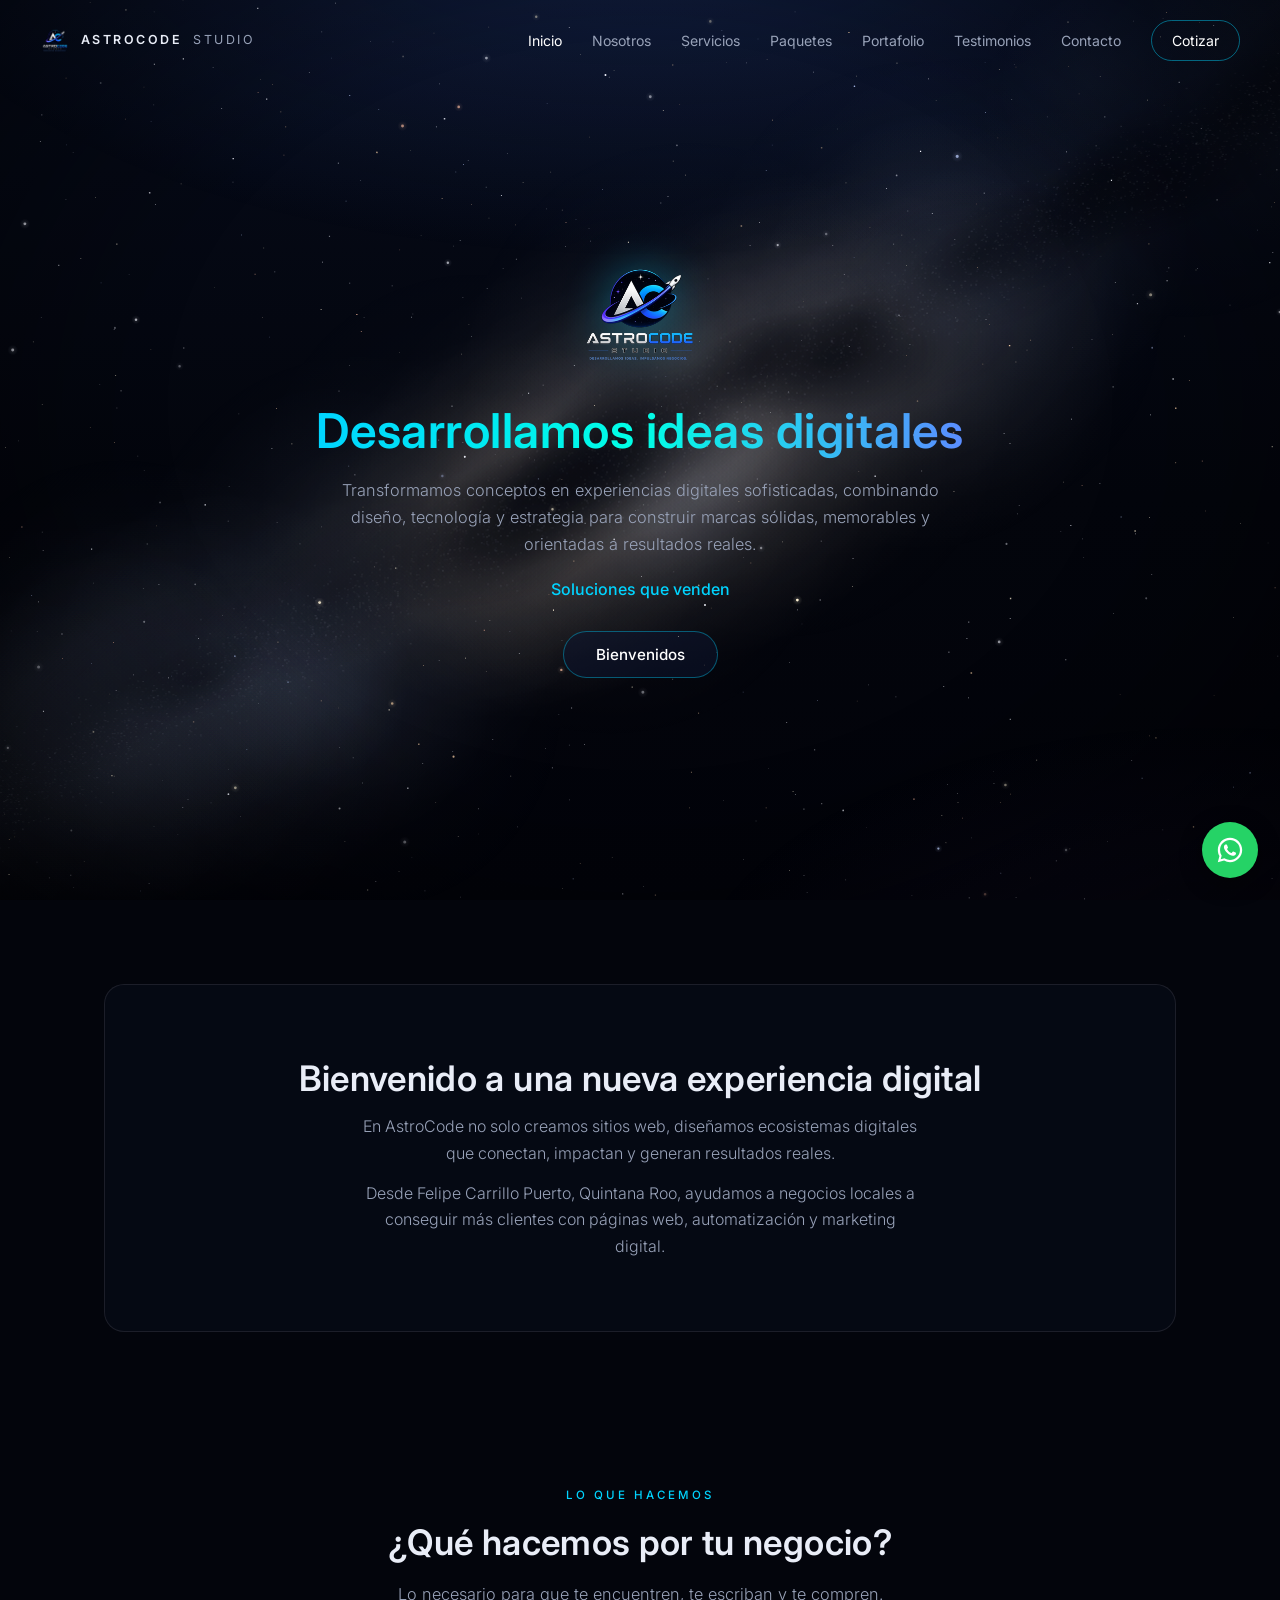
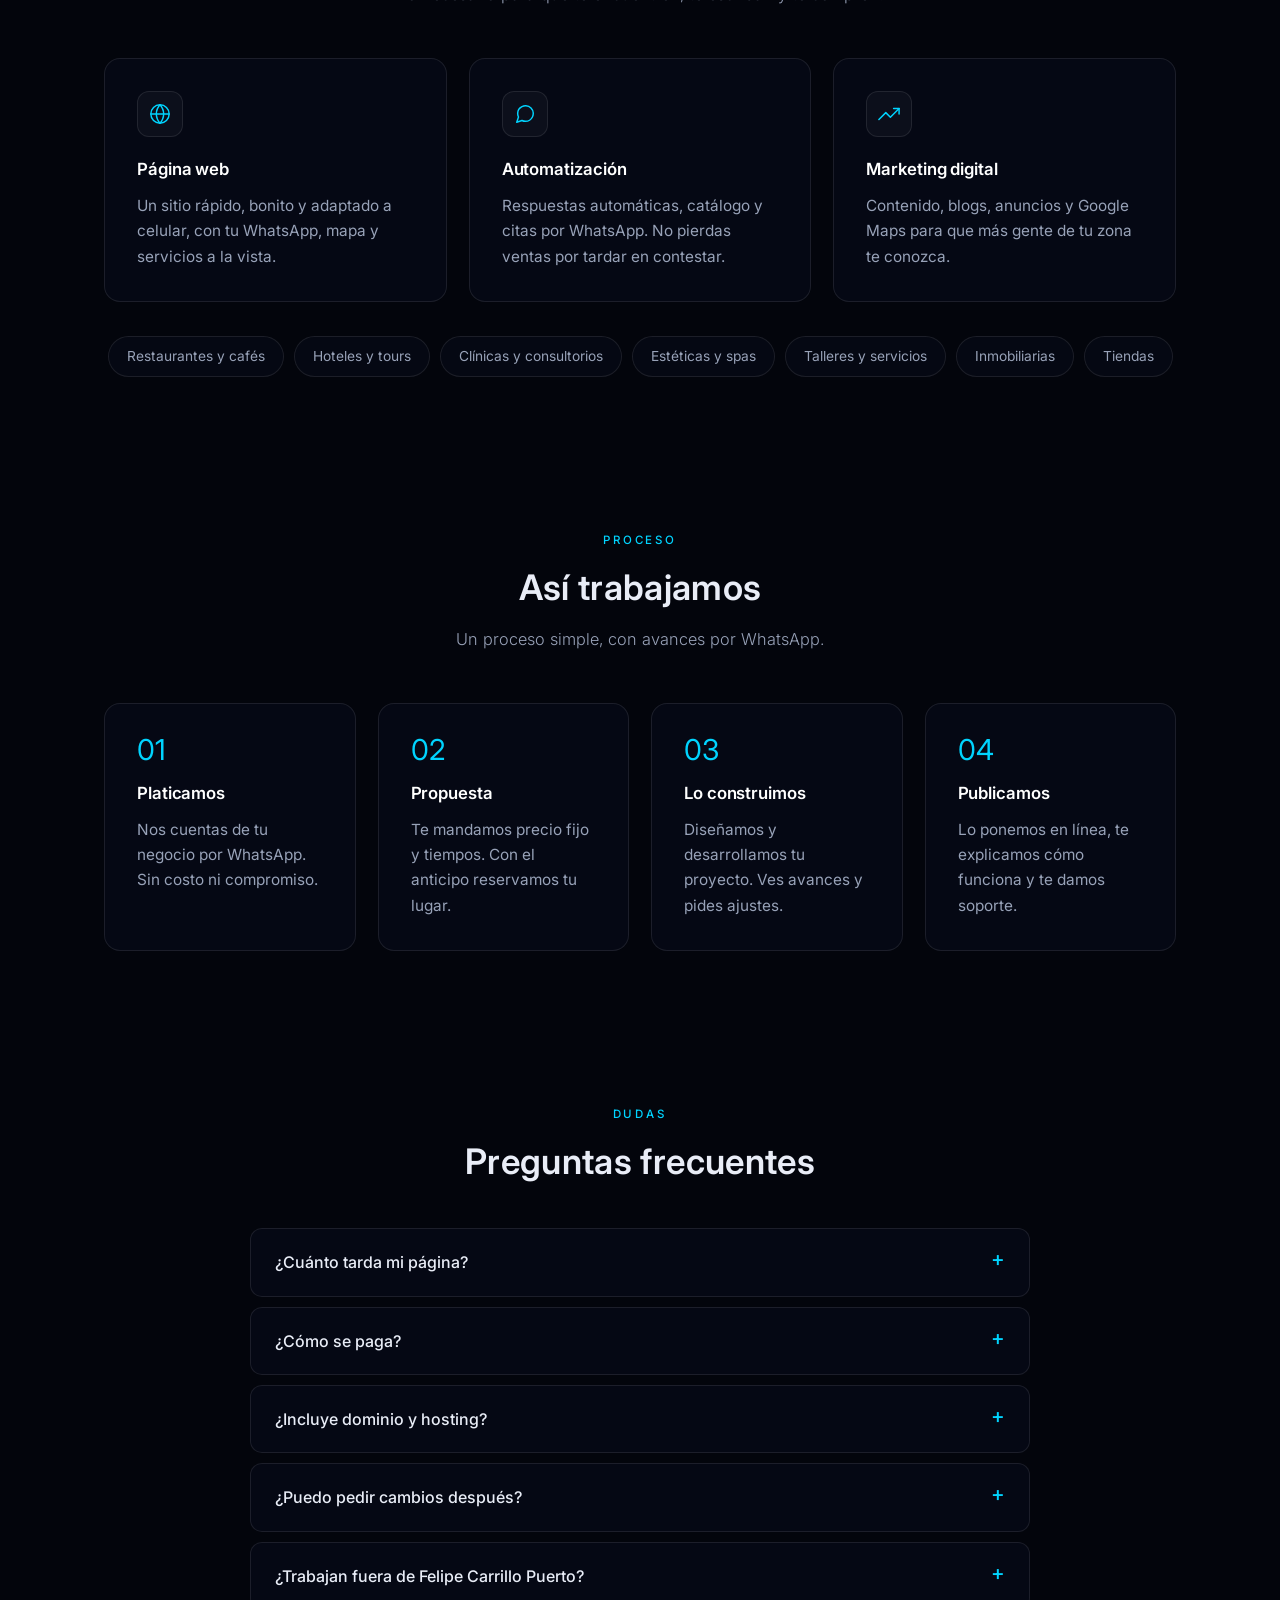
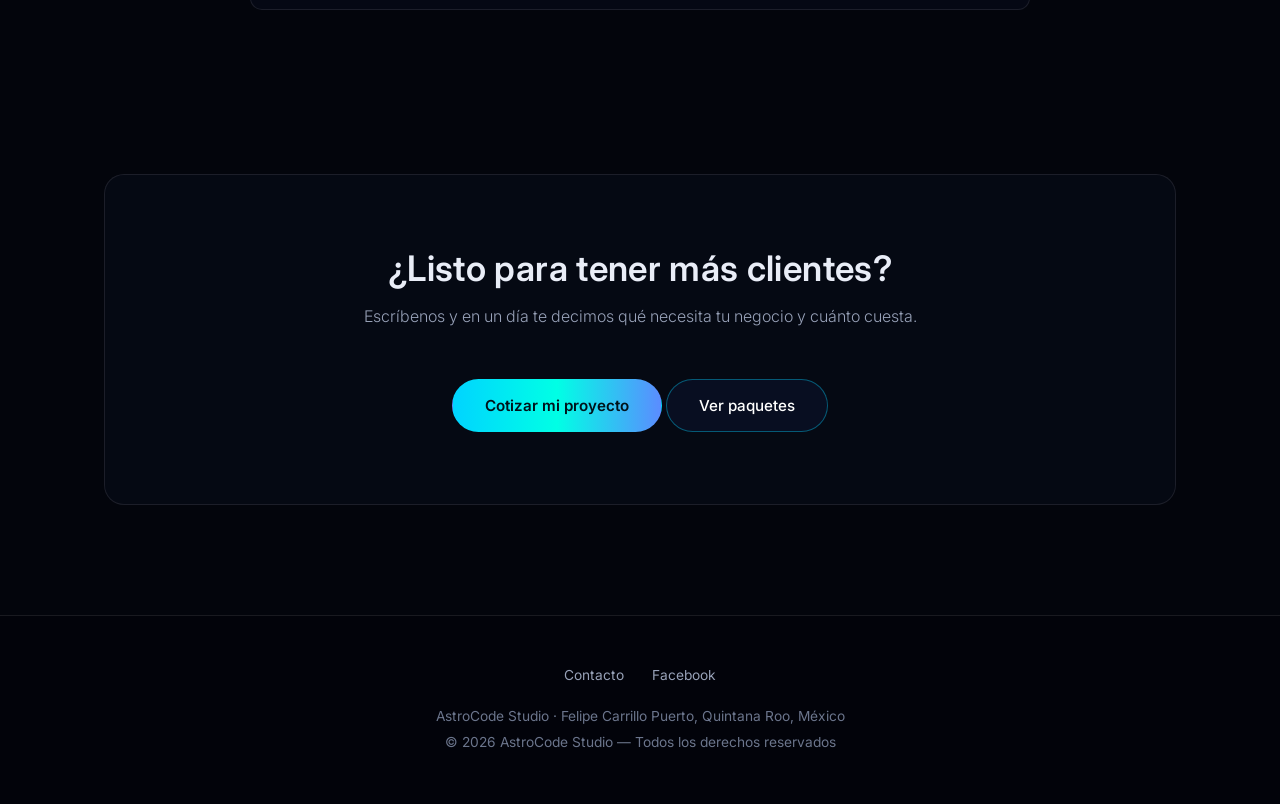
<file: index.html>
<!DOCTYPE html>
<html lang="es">
<head>
<meta charset="UTF-8">
<meta name="viewport" content="width=device-width, initial-scale=1.0">
<title>AstroCode Studio | Desarrollamos ideas digitales — Páginas web en Felipe Carrillo Puerto, Quintana Roo</title>
<meta name="description" content="Agencia digital en Felipe Carrillo Puerto, Quintana Roo. Creamos páginas web, automatizamos tu WhatsApp y manejamos tu marketing digital para que tu negocio consiga más clientes.">
<meta name="theme-color" content="#050816">
<link rel="canonical" href="https://astrocodestudio.vercel.app/">

<meta property="og:type" content="website">
<meta property="og:locale" content="es_MX">
<meta property="og:site_name" content="AstroCode Studio">
<meta property="og:title" content="AstroCode Studio | Desarrollamos ideas digitales — Páginas web en Felipe Carrillo Puerto, Quintana Roo">
<meta property="og:description" content="Agencia digital en Felipe Carrillo Puerto, Quintana Roo. Creamos páginas web, automatizamos tu WhatsApp y manejamos tu marketing digital para que tu negocio consiga más clientes.">
<meta property="og:url" content="https://astrocodestudio.vercel.app/">
<meta property="og:image" content="https://astrocodestudio.vercel.app/logo-512.png">
<meta name="twitter:card" content="summary">

<link rel="icon" type="image/png" href="[data-uri]">
<link rel="preconnect" href="https://fonts.googleapis.com">
<link rel="preconnect" href="https://fonts.gstatic.com" crossorigin>
<link href="https://fonts.googleapis.com/css2?family=Instrument+Serif:ital@0;1&family=Inter:wght@300;400;500;600&display=swap" rel="stylesheet">
<script>document.documentElement.className+=" js";</script>
<style>
/* =====================================================
   ASTROCODE STUDIO - ESTILOS
   Cielo nocturno, sobrio y elegante
===================================================== */

:root{
  --bg:#03050c;
  --text:#e9edf7;
  --muted:#98a2b8;
  --faint:#6b758c;
  --line:rgba(255,255,255,.09);
  --line-strong:rgba(255,255,255,.2);
  --card:rgba(8,12,26,.62);
  --accent:#00d4ff;
  --accent-soft:#8eeaff;
  --serif:'Orbitron','Inter',sans-serif;
  --grad:linear-gradient(90deg,#00d4ff,#00ffe5,#5b8cff);
}

*{margin:0;padding:0;box-sizing:border-box;}

html{
  scroll-behavior:smooth;
  background:var(--bg) linear-gradient(180deg,#060b1a 0%,#03050c 55%,#02030a 100%) fixed;
  min-height:100%;
}

body{
  font-family:'Inter',system-ui,sans-serif;
  background:transparent;
  color:var(--text);
  overflow-x:hidden;
  line-height:1.65;
  -webkit-font-smoothing:antialiased;
}

h1,h2{
  font-family:var(--serif);
  font-weight:600;
  letter-spacing:.01em;
  line-height:1.2;
}
h1 em,h2 em{font-style:italic;color:var(--accent-soft);}

h2{font-size:clamp(1.5rem,3.4vw,2.2rem);margin-bottom:14px;}
h3{font-size:1.05rem;font-weight:600;letter-spacing:-.005em;line-height:1.3;}

a{color:inherit;}

/* ===== LOADER (intro original) ===== */
#loader{
  position:fixed;
  inset:0;
  background:#000;
  display:flex;
  justify-content:center;
  align-items:center;
  z-index:9999;
  animation:loaderOut .9s ease 3.1s forwards;
}
#loader img{width:200px;animation:intro 3s forwards;}

@keyframes intro{
  0%{opacity:0;transform:scale(.6);filter:blur(20px);}
  60%{opacity:1;transform:scale(1.05);}
  100%{transform:scale(1);filter:drop-shadow(0 0 30px #00d4ff);}
}
@keyframes loaderOut{to{opacity:0;visibility:hidden;}}

/* el hero y el cielo aparecen cuando termina el intro */
.home .hero{opacity:0;animation:heroIn 1s ease 3.4s forwards;}
@keyframes heroIn{to{opacity:1;}}

/* ===== FONDO: CIELO ===== */
.space-deco{
  position:fixed;
  inset:0;
  z-index:-2;
  pointer-events:none;
}
.sky-glow{
  position:absolute;
  inset:0;
  background:
    radial-gradient(ellipse 85% 55% at 50% -10%,rgba(44,74,146,.30),transparent 70%),
    radial-gradient(ellipse 60% 45% at 95% 112%,rgba(58,42,104,.18),transparent 70%);
}

#stars{
  position:fixed;
  inset:0;
  width:100%;
  height:100%;
  z-index:-1;
}

.vignette{
  position:fixed;
  inset:0;
  z-index:-1;
  pointer-events:none;
  background:radial-gradient(ellipse at 50% 45%,transparent 52%,rgba(0,0,0,.55) 100%);
}

/* ===== HEADER ===== */
header{
  position:fixed;
  top:0;
  width:100%;
  padding:20px 40px;
  display:flex;
  justify-content:space-between;
  align-items:center;
  z-index:1000;
  border-bottom:1px solid transparent;
  transition:background .35s,border-color .35s,padding .35s;
}
header.scrolled{
  padding:13px 40px;
  background:rgba(3,5,12,.8);
  backdrop-filter:blur(14px);
  -webkit-backdrop-filter:blur(14px);
  border-bottom-color:var(--line);
}

.logo{
  display:flex;
  align-items:center;
  gap:11px;
  font-size:.78rem;
  font-weight:600;
  letter-spacing:.2em;
  text-transform:uppercase;
  color:var(--text);
  text-decoration:none;
}
.logo b{font-weight:400;color:var(--muted);}
.logo img{width:30px;height:30px;}

/* ===== NAV ===== */
nav{display:flex;gap:30px;align-items:center;}

nav a{
  color:var(--muted);
  text-decoration:none;
  font-size:.88rem;
  transition:color .25s;
}
nav a:hover,
nav a.current{color:#fff;}

nav a.nav-cta{
  color:#fff;
  padding:8px 20px;
  border:1px solid rgba(0,212,255,.45);
  border-radius:999px;
  transition:background .25s,color .25s,border-color .25s;
}
nav a.nav-cta:hover{background:var(--grad);color:#00121a;border-color:transparent;}

.menu-toggle{
  display:none;
  font-size:1.5rem;
  cursor:pointer;
  background:none;
  border:none;
  color:#fff;
  line-height:1;
}

/* ===== HERO ===== */
.hero{
  min-height:100vh;
  display:flex;
  justify-content:center;
  align-items:center;
  text-align:center;
  padding-top:100px;
}

.hero img{
  width:130px;
  height:130px;
  filter:drop-shadow(0 0 22px rgba(0,212,255,.35));
}

.hero h1{
  font-size:clamp(1.9rem,5vw,3rem);
  margin-top:12px;
  background:var(--grad);
  -webkit-background-clip:text;
  background-clip:text;
  -webkit-text-fill-color:transparent;
}

.subtext{
  max-width:650px;
  color:var(--muted);
  margin:18px auto 0;
  font-size:1.02rem;
  font-weight:300;
}

#dynamic-text{
  color:var(--accent);
  margin-top:18px;
  min-height:1.6em;
  font-weight:500;
  transition:opacity .3s;
}

.hero .btn{margin-top:28px;}

/* ===== BOTONES ===== */
.btn{
  display:inline-block;
  margin-top:25px;
  padding:13px 32px;
  border-radius:30px;
  border:1px solid rgba(0,212,255,.38);
  background:rgba(14,20,46,.55);
  color:#fff;
  cursor:pointer;
  transition:background .25s,color .25s,border-color .25s,box-shadow .25s,transform .25s;
  text-decoration:none;
  font-family:inherit;
  font-size:.95rem;
  font-weight:500;
  text-align:center;
}
.btn:hover{
  background:var(--grad);
  color:#00121a;
  border-color:transparent;
  box-shadow:0 8px 28px rgba(0,212,255,.25);
}

.btn-primary{
  background:var(--grad);
  color:#00121a;
  border-color:transparent;
  font-weight:600;
}
.btn-primary:hover{
  filter:brightness(1.08);
  transform:translateY(-1px);
  box-shadow:0 10px 32px rgba(0,212,255,.38);
}

/* chispas del botón Bienvenidos */
.particle{
  position:fixed;
  width:6px;
  height:6px;
  border-radius:50%;
  background:#00e5ff;
  box-shadow:0 0 10px #00e5ff;
  pointer-events:none;
  z-index:2000;
  animation:spark 1s ease-out forwards;
}
@keyframes spark{to{transform:translate(var(--dx),var(--dy)) scale(0);opacity:0;}}

/* ===== SECCIONES ===== */
section{
  padding:130px 24px 70px;
  max-width:1120px;
  margin:auto;
}
section.tight{padding-top:84px;}

.section-title{text-align:center;}

.eyebrow{
  display:block;
  text-align:center;
  color:var(--accent);
  font-size:.72rem;
  font-weight:500;
  letter-spacing:.26em;
  margin-bottom:16px;
}

/* ===== GRID ===== */
.grid{
  display:grid;
  grid-template-columns:repeat(auto-fit,minmax(290px,1fr));
  gap:22px;
  margin-top:50px;
}
.grid-4{grid-template-columns:repeat(auto-fit,minmax(230px,1fr));}

/* ===== TARJETAS ===== */
.card{
  background:var(--card);
  padding:32px;
  border-radius:16px;
  border:1px solid var(--line);
  text-align:left;
  position:relative;
  transition:transform .3s,border-color .3s,background .3s;
}
.card:hover{
  transform:translateY(-3px);
  border-color:var(--line-strong);
  background:rgba(12,17,34,.7);
}
.card.no-tilt:hover{transform:none;}

.card p{color:var(--muted);margin-top:12px;font-size:.96rem;}
.card h3{color:#fff;}
.card .btn{margin-top:22px;}

.card-wide{grid-column:1 / -1;}

/* ===== ICONOS ===== */
.ico{
  width:46px;
  height:46px;
  border-radius:12px;
  display:flex;
  align-items:center;
  justify-content:center;
  margin-bottom:22px;
  color:var(--accent);
  border:1px solid var(--line);
  background:rgba(255,255,255,.03);
}

/* ===== PASOS ===== */
.step-num{
  display:block;
  font-family:var(--serif);
  font-size:1.8rem;
  line-height:1;
  color:var(--accent);
  margin-bottom:18px;
}

/* ===== CHIPS ===== */
.chips{
  display:flex;
  flex-wrap:wrap;
  gap:10px;
  justify-content:center;
  margin-top:34px;
}
.chip{
  padding:8px 18px;
  border-radius:999px;
  border:1px solid var(--line);
  background:rgba(8,12,26,.5);
  color:var(--muted);
  font-size:.86rem;
}

/* ===== CTA FINAL ===== */
.welcome-box{
  padding:72px 30px;
  border-radius:20px;
  background:rgba(8,12,26,.6);
  border:1px solid var(--line);
  text-align:center;
}
.welcome-box p{color:var(--muted);max-width:560px;margin:14px auto 0;font-weight:300;}

/* ===== FAQ ===== */
.faq{max-width:780px;margin:46px auto 0;}

.faq details{
  background:var(--card);
  border-radius:12px;
  padding:20px 24px;
  margin-bottom:10px;
  border:1px solid var(--line);
  transition:border-color .25s;
}
.faq details[open]{border-color:var(--line-strong);}
.faq summary{cursor:pointer;font-weight:500;list-style:none;}
.faq summary::-webkit-details-marker{display:none;}
.faq summary::after{content:"+";float:right;color:var(--accent);font-size:1.3rem;line-height:1;}
.faq details[open] summary::after{content:"–";}
.faq details p{color:var(--muted);margin-top:12px;font-size:.96rem;}

/* ===== PORTAFOLIO ===== */
.thumb{
  height:190px;
  border-radius:12px;
  margin-bottom:22px;
  display:flex;
  align-items:center;
  justify-content:center;
  font-family:var(--serif);
  font-size:1.5rem;
  letter-spacing:.1em;
  color:#fff;
  background:linear-gradient(135deg,#0a1226,#112046);
  border:1px solid var(--line);
  overflow:hidden;
}
.thumb img{width:100%;height:100%;object-fit:cover;}
.thumb-alt{background:linear-gradient(135deg,#130d2b,#241a52);}

.tag{
  display:inline-block;
  padding:3px 12px;
  border-radius:999px;
  font-size:.7rem;
  letter-spacing:.06em;
  border:1px solid var(--line);
  color:var(--accent);
  margin-bottom:12px;
}

/* ===== FORM ===== */
.contact-form{max-width:520px;margin:auto;text-align:left;}

.contact-form input,
.contact-form textarea,
.contact-form select{
  width:100%;
  padding:14px 16px;
  margin:8px 0;
  border-radius:10px;
  border:1px solid var(--line);
  background:rgba(255,255,255,.035);
  color:#fff;
  font-family:inherit;
  font-size:.98rem;
  transition:border-color .2s,background .2s;
}
.contact-form input:focus,
.contact-form textarea:focus,
.contact-form select:focus{
  outline:none;
  border-color:var(--accent);
  background:rgba(255,255,255,.055);
}
.contact-form select option{background:#0a0f24;}

/* ===== PAQUETES ===== */
.packages{text-align:center;}
.packages h2{margin-bottom:14px;}

.package-card{
  display:flex;
  flex-direction:column;
  text-align:center;
}
.package-card .card-content{display:flex;flex-direction:column;flex:1;}

.card .package-price{
  font-family:var(--serif);
  font-size:2.3rem;
  line-height:1.1;
  margin:22px 0 6px;
  color:#fff;
}
.card .package-price small{
  font-family:'Inter',sans-serif;
  font-size:.8rem;
  color:var(--faint);
  letter-spacing:.06em;
}
.card .package-note{font-size:.84rem;margin-top:0;color:var(--faint);}

.package-list{list-style:none;margin:26px 0;text-align:left;flex:1;}
.package-list li{
  position:relative;
  padding-left:26px;
  margin:12px 0;
  color:#cbd3e6;
  font-size:.93rem;
}
.package-list li::before{
  content:"";
  position:absolute;
  left:4px;
  top:.42em;
  width:5px;
  height:10px;
  border:solid var(--accent);
  border-width:0 1.5px 1.5px 0;
  transform:rotate(45deg);
}

.package-pro{
  border-color:rgba(0,212,255,.5);
  background:rgba(10,18,40,.75);
  box-shadow:0 0 40px rgba(0,212,255,.12);
}

.package-badge{
  position:absolute;
  top:-12px;
  left:50%;
  transform:translateX(-50%);
  white-space:nowrap;
  background:var(--grad);
  color:#00121a;
  padding:5px 14px;
  border-radius:999px;
  font-size:.66rem;
  font-weight:600;
  letter-spacing:.14em;
}

.package-btn{width:100%;}

.fine-print{
  text-align:center;
  color:var(--faint);
  font-size:.84rem;
  max-width:700px;
  margin:34px auto 0;
}

/* ===== WHATSAPP FLOTANTE ===== */
.wa-float{
  position:fixed;
  right:22px;
  bottom:22px;
  width:56px;
  height:56px;
  border-radius:50%;
  background:#25D366;
  display:flex;
  align-items:center;
  justify-content:center;
  box-shadow:0 6px 22px rgba(0,0,0,.45);
  z-index:900;
  transition:transform .2s;
}
.wa-float:hover{transform:scale(1.07);}

/* ===== FOOTER ===== */
footer{
  text-align:center;
  padding:48px 20px 50px;
  margin-top:40px;
  color:var(--faint);
  font-size:.86rem;
  border-top:1px solid var(--line);
  background:rgba(2,3,10,.55);
}
footer a{color:var(--muted);text-decoration:none;transition:color .2s;}
footer a:hover{color:#fff;}
footer p{margin-top:4px;}
.footer-links{
  display:flex;
  gap:28px;
  justify-content:center;
  flex-wrap:wrap;
  margin-bottom:18px;
}

/* ===== APARICIÓN SUAVE AL HACER SCROLL ===== */
.js .reveal{
  opacity:0;
  transform:translateY(14px);
  transition:opacity .7s ease,transform .7s ease;
}
.js .reveal.in{opacity:1;transform:none;}

/* ===== MOBILE ===== */
@media(max-width:900px){

  header,
  header.scrolled{padding:14px 20px;}
  .menu-toggle{display:block;}

  nav{
    position:absolute;
    top:100%;
    right:16px;
    background:rgba(5,8,20,.97);
    border:1px solid var(--line);
    flex-direction:column;
    align-items:flex-start;
    padding:22px 26px;
    border-radius:14px;
    display:none;
    gap:18px;
    min-width:190px;
  }
  nav.active{display:flex;}

  .grid{grid-template-columns:1fr;}
  section{padding-top:100px;}
  section.tight{padding-top:56px;}
  .card{padding:26px;}
  .trust{margin-top:44px;}
  .trust span:not(:last-child)::after{margin:0 12px;}
}

@media(prefers-reduced-motion:reduce){
  *{animation-duration:.01ms !important;animation-iteration-count:1 !important;scroll-behavior:auto !important;transition:none !important;}
  .js .reveal{opacity:1;transform:none;}
}

/* ===== MENSAJE DE FORMULARIO ENVIADO ===== */
.form-ok{
  margin:18px auto 0;
  max-width:520px;
  padding:18px 22px;
  border-radius:12px;
  border:1px solid rgba(0,212,255,.4);
  background:rgba(0,212,255,.07);
  color:#fff;
  text-align:center;
}
.form-ok[hidden]{display:none;}

@media(prefers-reduced-motion:reduce){
  #loader{display:none;}
  .home .hero{opacity:1;animation:none;}
}

#formulario h3{text-align:center;}

</style>
<script type="application/ld+json">
{
  "@context": "https://schema.org",
  "@type": "ProfessionalService",
  "name": "AstroCode Studio",
  "url": "https://astrocodestudio.vercel.app/",
  "image": "https://astrocodestudio.vercel.app/logo-512.png",
  "description": "Agencia digital en Felipe Carrillo Puerto, Quintana Roo: páginas web, automatización de WhatsApp, blogs y marketing digital para negocios locales.",
  "areaServed": ["Felipe Carrillo Puerto", "Quintana Roo"],
  "address": {
    "@type": "PostalAddress",
    "addressLocality": "Felipe Carrillo Puerto",
    "addressRegion": "Quintana Roo",
    "addressCountry": "MX"
  },
  "founder": { "@type": "Person", "name": "Juan Manuel Martinez Uc" },
  "sameAs": ["https://www.facebook.com/p/AstroCode-Studio-P%C3%A1ginas-Web-y-Blogs-61589007658422/"]
}
</script>
</head>
<body class="home">

<div id="loader"><img src="[data-uri]" alt="AstroCode Studio"></div>

<div class="space-deco" aria-hidden="true"><div class="sky-glow"></div></div>
<canvas id="stars" aria-hidden="true"></canvas>
<div class="vignette" aria-hidden="true"></div>

<header>
<a class="logo" href="index.html"><img src="[data-uri]" alt="">AstroCode <b>Studio</b></a>
<button class="menu-toggle" aria-label="Abrir menú" aria-expanded="false" aria-controls="nav">☰</button>
<nav id="nav">
<a href="index.html">Inicio</a>
<a href="Nosotros.html">Nosotros</a>
<a href="Servicios.html">Servicios</a>
<a href="Paquete.html">Paquetes</a>
<a href="Portafolio.html">Portafolio</a>
<a href="Testimonios.html">Testimonios</a>
<a href="Contacto.html">Contacto</a>
<a class="nav-cta" href="Contacto.html">Cotizar</a>
</nav>
</header>

<!-- HERO -->
<section class="hero">
<div>
<img src="[data-uri]" alt="Logo de AstroCode Studio">

<h1>Desarrollamos ideas digitales</h1>

<p class="subtext">
Transformamos conceptos en experiencias digitales sofisticadas, combinando diseño, tecnología y estrategia para construir marcas sólidas, memorables y orientadas a resultados reales.
</p>

<p id="dynamic-text">Experiencias que inspiran</p>

<button class="btn" type="button" onclick="goToWelcome(event)">Bienvenidos</button>
</div>
</section>

<!-- BIENVENIDA -->
<section id="bienvenida" class="tight">
<div class="welcome-box">
<h2>Bienvenido a una nueva experiencia digital</h2>
<p>
En AstroCode no solo creamos sitios web, diseñamos ecosistemas digitales que conectan, impactan y generan resultados reales.
</p>
<p>
Desde Felipe Carrillo Puerto, Quintana Roo, ayudamos a negocios locales a conseguir más clientes con páginas web, automatización y marketing digital.
</p>
</div>
</section>

<!-- QUÉ RESOLVEMOS -->
<section class="tight">
<span class="eyebrow">LO QUE HACEMOS</span>
<h2 class="section-title">¿Qué hacemos por tu negocio?</h2>
<p class="subtext section-title">Lo necesario para que te encuentren, te escriban y te compren.</p>

<div class="grid">
<div class="card">
<div class="ico"><svg viewBox="0 0 24 24" width="22" height="22" fill="none" stroke="currentColor" stroke-width="1.6" stroke-linecap="round" stroke-linejoin="round" aria-hidden="true"><circle cx="12" cy="12" r="10"/><line x1="2" y1="12" x2="22" y2="12"/><path d="M12 2a15.3 15.3 0 0 1 4 10 15.3 15.3 0 0 1-4 10 15.3 15.3 0 0 1-4-10 15.3 15.3 0 0 1 4-10z"/></svg></div>
<h3>Página web</h3>
<p>Un sitio rápido, bonito y adaptado a celular, con tu WhatsApp, mapa y servicios a la vista.</p>
</div>
<div class="card">
<div class="ico"><svg viewBox="0 0 24 24" width="22" height="22" fill="none" stroke="currentColor" stroke-width="1.6" stroke-linecap="round" stroke-linejoin="round" aria-hidden="true"><path d="M21 11.5a8.38 8.38 0 0 1-.9 3.8 8.5 8.5 0 0 1-7.6 4.7 8.38 8.38 0 0 1-3.8-.9L3 21l1.9-5.7a8.38 8.38 0 0 1-.9-3.8 8.5 8.5 0 0 1 4.7-7.6 8.38 8.38 0 0 1 3.8-.9h.5a8.48 8.48 0 0 1 8 8v.5z"/></svg></div>
<h3>Automatización</h3>
<p>Respuestas automáticas, catálogo y citas por WhatsApp. No pierdas ventas por tardar en contestar.</p>
</div>
<div class="card">
<div class="ico"><svg viewBox="0 0 24 24" width="22" height="22" fill="none" stroke="currentColor" stroke-width="1.6" stroke-linecap="round" stroke-linejoin="round" aria-hidden="true"><polyline points="23 6 13.5 15.5 8.5 10.5 1 18"/><polyline points="17 6 23 6 23 12"/></svg></div>
<h3>Marketing digital</h3>
<p>Contenido, blogs, anuncios y Google Maps para que más gente de tu zona te conozca.</p>
</div>
</div>

<div class="chips">
<span class="chip">Restaurantes y cafés</span>
<span class="chip">Hoteles y tours</span>
<span class="chip">Clínicas y consultorios</span>
<span class="chip">Estéticas y spas</span>
<span class="chip">Talleres y servicios</span>
<span class="chip">Inmobiliarias</span>
<span class="chip">Tiendas</span>
</div>
</section>

<!-- CÓMO TRABAJAMOS -->
<section class="tight">
<span class="eyebrow">PROCESO</span>
<h2 class="section-title">Así trabajamos</h2>
<p class="subtext section-title">Un proceso simple, con avances por WhatsApp.</p>

<div class="grid grid-4">
<div class="card">
<span class="step-num">01</span>
<h3>Platicamos</h3>
<p>Nos cuentas de tu negocio por WhatsApp. Sin costo ni compromiso.</p>
</div>
<div class="card">
<span class="step-num">02</span>
<h3>Propuesta</h3>
<p>Te mandamos precio fijo y tiempos. Con el anticipo reservamos tu lugar.</p>
</div>
<div class="card">
<span class="step-num">03</span>
<h3>Lo construimos</h3>
<p>Diseñamos y desarrollamos tu proyecto. Ves avances y pides ajustes.</p>
</div>
<div class="card">
<span class="step-num">04</span>
<h3>Publicamos</h3>
<p>Lo ponemos en línea, te explicamos cómo funciona y te damos soporte.</p>
</div>
</div>
</section>

<!-- FAQ -->
<section class="tight">
<span class="eyebrow">DUDAS</span>
<h2 class="section-title">Preguntas frecuentes</h2>

<div class="faq">
<details>
<summary>¿Cuánto tarda mi página?</summary>
<p>Una página web sencilla se entrega normalmente en 7 a 14 días, dependiendo de qué tan rápido nos pases tus textos, fotos y logo.</p>
</details>
<details>
<summary>¿Cómo se paga?</summary>
<p>50% de anticipo para iniciar y 50% al entregar. Aceptamos transferencia y depósito.</p>
</details>
<details>
<summary>¿Incluye dominio y hosting?</summary>
<p>El dominio (por ejemplo .com o .mx) se registra a tu nombre y se paga aparte. Nosotros te ayudamos a comprarlo y dejamos todo publicado y funcionando.</p>
</details>
<details>
<summary>¿Puedo pedir cambios después?</summary>
<p>Sí. Los paquetes incluyen soporte para ajustes menores, y si necesitas cambios continuos puedes contratar el plan mensual.</p>
</details>
<details>
<summary>¿Trabajan fuera de Felipe Carrillo Puerto?</summary>
<p>Sí. Atendemos todo Quintana Roo y también trabajamos a distancia con negocios de otras ciudades.</p>
</details>
</div>
</section>

<section class="tight">
<div class="welcome-box">
<h2>¿Listo para tener más clientes?</h2>
<p>Escríbenos y en un día te decimos qué necesita tu negocio y cuánto cuesta.</p>
<div class="hero-actions" style="margin-top:24px;">
<a class="btn btn-primary" href="Contacto.html">Cotizar mi proyecto</a>
<a class="btn" href="Paquete.html">Ver paquetes</a>
</div>
</div>
</section>

<footer>
<div class="footer-links">
<a href="Contacto.html">Contacto</a>
<a href="https://www.facebook.com/p/AstroCode-Studio-P%C3%A1ginas-Web-y-Blogs-61589007658422/" target="_blank" rel="noopener">Facebook</a>
</div>
<p>AstroCode Studio · Felipe Carrillo Puerto, Quintana Roo, México</p>
<p>© 2026 AstroCode Studio — Todos los derechos reservados</p>
</footer>

<script src="config.js"></script>
<script>
/* =====================================================
   ASTROCODE STUDIO - SCRIPT COMPARTIDO (todas las páginas)
===================================================== */
(function () {
  "use strict";

  var cfg = window.ASTRO || {};

  /* ---------- MENÚ MÓVIL ---------- */
  var toggle = document.querySelector(".menu-toggle");
  var nav = document.getElementById("nav");

  if (toggle && nav) {
    toggle.addEventListener("click", function () {
      var open = nav.classList.toggle("active");
      toggle.setAttribute("aria-expanded", open ? "true" : "false");
    });
    nav.addEventListener("click", function (e) {
      if (e.target.tagName === "A") {
        nav.classList.remove("active");
        toggle.setAttribute("aria-expanded", "false");
      }
    });
  }

  /* ---------- LINK ACTIVO EN EL MENÚ ---------- */
  var page = location.pathname.split("/").pop() || "index.html";
  var links = document.querySelectorAll("#nav a:not(.nav-cta)");
  for (var i = 0; i < links.length; i++) {
    if (links[i].getAttribute("href") === page) {
      links[i].classList.add("current");
      links[i].setAttribute("aria-current", "page");
    }
  }

  /* ---------- WHATSAPP ---------- */
  var num = String(cfg.whatsapp || "").replace(/\D/g, "");
  var waReady = /^\d{10,15}$/.test(num);

  function waUrl(msg) {
    return "https://wa.me/" + num + "?text=" + encodeURIComponent(msg || cfg.defaultMessage || "");
  }

  /* Cualquier <a data-wa="mensaje"> se convierte en link de WhatsApp.
     Si aún no configuras el número, conserva su href de respaldo (Contacto). */
  var waLinks = document.querySelectorAll("[data-wa]");
  for (var j = 0; j < waLinks.length; j++) {
    if (waReady) {
      var msg = waLinks[j].getAttribute("data-wa");
      waLinks[j].href = waUrl(msg === "1" || msg === "" ? "" : msg);
      waLinks[j].target = "_blank";
      waLinks[j].rel = "noopener";
    }
  }

  /* Botón flotante */
  if (waReady) {
    var fab = document.createElement("a");
    fab.className = "wa-float";
    fab.href = waUrl();
    fab.target = "_blank";
    fab.rel = "noopener";
    fab.setAttribute("aria-label", "Escríbenos por WhatsApp");
    fab.innerHTML =
      '<svg viewBox="0 0 32 32" width="30" height="30" aria-hidden="true" fill="#fff">' +
      '<path d="M16.004 3C8.832 3 3 8.83 3 16c0 2.29.6 4.52 1.74 6.49L3 29l6.7-1.72A12.94 12.94 0 0 0 16 29c7.17 0 13-5.83 13-13S23.17 3 16.004 3zm0 23.6c-1.95 0-3.86-.53-5.53-1.52l-.4-.24-3.98 1.02 1.06-3.88-.26-.4A10.57 10.57 0 0 1 5.4 16c0-5.9 4.8-10.6 10.6-10.6S26.6 10.1 26.6 16 21.9 26.6 16.004 26.6zm5.8-7.93c-.32-.16-1.88-.93-2.17-1.03-.29-.11-.5-.16-.72.16-.21.32-.82 1.03-1 1.24-.19.21-.37.24-.69.08-.32-.16-1.35-.5-2.57-1.58-.95-.85-1.59-1.9-1.77-2.22-.19-.32-.02-.49.14-.65.14-.14.32-.37.48-.56.16-.19.21-.32.32-.53.1-.21.05-.4-.03-.56-.08-.16-.72-1.74-.99-2.38-.26-.63-.52-.54-.72-.55h-.61c-.21 0-.56.08-.85.4-.29.32-1.11 1.09-1.11 2.65s1.14 3.07 1.3 3.29c.16.21 2.24 3.42 5.43 4.8.76.33 1.35.52 1.81.67.76.24 1.45.21 2 .13.61-.09 1.88-.77 2.14-1.51.27-.74.27-1.38.19-1.51-.08-.13-.29-.21-.61-.37z"/></svg>';
    document.body.appendChild(fab);
  }

  /* ---------- FORMULARIO DE CONTACTO ---------- */
  var form = document.getElementById("contact-form");
  if (form) {
    var params = new URLSearchParams(window.location.search);
    var srv = params.get("servicio");
    var sel = form.querySelector("select[name=service]");
    if (srv && sel) {
      for (var o = 0; o < sel.options.length; o++) {
        if (sel.options[o].text === srv) { sel.selectedIndex = o; break; }
      }
    }
    if (params.get("enviado") === "1") {
      var ok = document.getElementById("form-ok");
      if (ok) ok.hidden = false;
      form.style.display = "none";
    }
  }

  var reduce = window.matchMedia && window.matchMedia("(prefers-reduced-motion: reduce)").matches;
  var scrollY = 0;
  var header = document.querySelector("header");

  function onScroll() {
    scrollY = window.pageYOffset || 0;
    if (header) header.classList.toggle("scrolled", scrollY > 12);
  }
  window.addEventListener("scroll", onScroll, { passive: true });
  onScroll();

  /* =====================================================
     CIELO NOCTURNO
     - Estrellas con magnitudes y colores espectrales reales
     - Vía Láctea generada una vez (polvo, franjas oscuras, estrellas débiles)
     - Todo el cielo gira muy despacio, como la rotación de la Tierra
     - Un meteoro tenue de vez en cuando
  ===================================================== */
  var canvas = document.getElementById("stars");

  if (canvas && canvas.getContext) {
    var ctx = canvas.getContext("2d");
    var W = 0, H = 0, R = 0, dpr = Math.min(window.devicePixelRatio || 1, 2);
    var small = window.innerWidth < 700;
    var stars = [], milky = null, meteor = null;
    var mx = 0, my = 0, tx = 0, ty = 0, time = 0;
    var lastW = 0;

    function rand(a, b) { return a + Math.random() * (b - a); }
    function gauss() { return (Math.random() + Math.random() + Math.random() - 1.5) / 1.5; }

    /* tipo espectral: azul-blanca, blanca, amarilla, naranja, rojiza */
    var SPECTRAL = [
      [0.09, "190,208,255"],
      [0.62, "244,246,255"],
      [0.82, "255,243,214"],
      [0.94, "255,214,170"],
      [1.00, "255,190,160"]
    ];
    function pickColor() {
      var r = Math.random();
      for (var i = 0; i < SPECTRAL.length; i++) if (r < SPECTRAL[i][0]) return SPECTRAL[i][1];
      return "255,255,255";
    }

    function size() {
      W = window.innerWidth;
      H = window.innerHeight;
      canvas.width = W * dpr;
      canvas.height = H * dpr;
      canvas.style.width = W + "px";
      canvas.style.height = H + "px";
      ctx.setTransform(dpr, 0, 0, dpr, 0, 0);
    }

    function makeMilkyWay(radius) {
      var S = Math.min(2000, Math.round(radius * 2));
      var scale = S / (radius * 2);
      var g = document.createElement("canvas");
      g.width = g.height = S;
      var c = g.getContext("2d");
      c.translate(S / 2, S / 2);
      c.scale(scale, scale);
      c.rotate(-0.5);

      var L = radius * 1.05;
      var bw = radius * 0.17;

      /* resplandor difuso de la banda */
      c.globalCompositeOperation = "lighter";
      for (var i = 0; i < 80; i++) {
        var t = rand(-1, 1);
        var x = t * L;
        var y = gauss() * bw * 0.9;
        var rad = rand(0.35, 0.95) * radius * 0.3;
        var core = 1 - Math.abs(t) * 0.55;
        var al = rand(0.022, 0.055) * core;
        var warm = Math.abs(t) < 0.35 && Math.random() < 0.6;
        var col = warm ? "226,206,186" : "168,188,232";
        var gr = c.createRadialGradient(x, y, 0, x, y, rad);
        gr.addColorStop(0, "rgba(" + col + "," + al + ")");
        gr.addColorStop(1, "rgba(" + col + ",0)");
        c.fillStyle = gr;
        c.fillRect(x - rad, y - rad, rad * 2, rad * 2);
      }

      /* franjas de polvo oscuro */
      c.globalCompositeOperation = "source-over";
      for (var d = 0; d < 26; d++) {
        var dx = rand(-L, L) * 0.9;
        var dy = gauss() * bw * 0.4;
        var dr = rand(0.12, 0.3) * radius * 0.3;
        c.save();
        c.translate(dx, dy);
        c.rotate(rand(-0.4, 0.4));
        c.scale(rand(1.6, 3.4), 1);
        var dg = c.createRadialGradient(0, 0, 0, 0, 0, dr);
        dg.addColorStop(0, "rgba(3,5,12,.38)");
        dg.addColorStop(1, "rgba(3,5,12,0)");
        c.fillStyle = dg;
        c.fillRect(-dr, -dr, dr * 2, dr * 2);
        c.restore();
      }

      /* estrellas muy débiles concentradas en la banda */
      var n = small ? 2600 : 5400;
      for (var k = 0; k < n; k++) {
        var sx = rand(-L, L);
        var sy = gauss() * bw * 0.55 * (1.1 - Math.abs(sx) / L * 0.35);
        var a2 = rand(0.07, 0.45);
        var sz = rand(0.35, 0.8);
        c.fillStyle = "rgba(232,238,255," + a2 + ")";
        c.fillRect(sx, sy, sz, sz);
      }
      return g;
    }

    function build() {
      R = Math.hypot(W, Math.max(H, window.screen ? window.screen.height : H)) / 2 + 40;
      var count = Math.round(Math.PI * R * R / (small ? 2900 : 1900));
      stars = [];
      for (var i = 0; i < count; i++) {
        var a = Math.random() * 6.2832;
        var d = Math.sqrt(Math.random()) * R;
        var big = Math.pow(Math.random(), 9);
        var c = pickColor();
        stars.push({
          x: Math.cos(a) * d,
          y: Math.sin(a) * d,
          r: 0.35 + big * 1.25,
          a: 0.34 + Math.pow(Math.random(), 2) * 0.66,
          c: c,
          cs: "rgba(" + c + ",",
          tw: Math.random() < 0.45 ? rand(0.8, 3) : 0,
          ph: Math.random() * 6.2832
        });
      }
      milky = makeMilkyWay(R);
    }

    function setup() {
      size();
      build();
      lastW = W;
    }
    setup();

    function spawnMeteor() {
      var sp = rand(13, 18);
      var ang = rand(0.35, 0.7);
      meteor = {
        x: rand(W * 0.15, W * 0.85),
        y: rand(H * 0.05, H * 0.35),
        vx: Math.cos(ang) * sp * (Math.random() < 0.5 ? 1 : -1),
        vy: Math.sin(ang) * sp,
        life: 0,
        max: rand(26, 40)
      };
    }
    function scheduleMeteor(ms) {
      setTimeout(function () {
        if (!document.hidden) spawnMeteor();
        scheduleMeteor(rand(26000, 46000));
      }, ms);
    }

    if (!reduce) {
      window.addEventListener("mousemove", function (e) {
        tx = e.clientX / W - 0.5;
        ty = e.clientY / H - 0.5;
      });
      scheduleMeteor(9000);
    }

    function frame() {
      time += 0.016;
      mx += (tx - mx) * 0.04;
      my += (ty - my) * 0.04;
      ctx.clearRect(0, 0, W, H);

      var ang = (reduce ? 0 : time * 0.0012) + scrollY * 0.00003;
      ctx.save();
      ctx.translate(W / 2 - mx * 3, H / 2 - my * 3);
      ctx.rotate(ang);

      ctx.globalAlpha = 0.92;
      ctx.drawImage(milky, -R, -R, R * 2, R * 2);
      ctx.globalAlpha = 1;

      for (var n = 0; n < stars.length; n++) {
        var s = stars[n];
        var tw = s.tw ? 1 + 0.16 * Math.sin(time * s.tw + s.ph) : 1;
        var al = Math.min(1, s.a * tw);
        ctx.fillStyle = s.cs + al + ")";
        if (s.r < 0.8) {
          ctx.fillRect(s.x - s.r, s.y - s.r, s.r * 2, s.r * 2);
        } else {
          ctx.beginPath();
          ctx.arc(s.x, s.y, s.r, 0, 6.2832);
          ctx.fill();
          if (s.r > 1.1) {
            var gr = ctx.createRadialGradient(s.x, s.y, 0, s.x, s.y, s.r * 3.6);
            gr.addColorStop(0, s.cs + (al * 0.22) + ")");
            gr.addColorStop(1, s.cs + "0)");
            ctx.fillStyle = gr;
            ctx.fillRect(s.x - s.r * 3.6, s.y - s.r * 3.6, s.r * 7.2, s.r * 7.2);
          }
        }
      }
      ctx.restore();

      /* meteoro */
      if (meteor) {
        meteor.x += meteor.vx;
        meteor.y += meteor.vy;
        meteor.life++;
        var p = meteor.life / meteor.max;
        var a = Math.sin(Math.min(1, p) * Math.PI) * 0.8;
        var ex = meteor.x - meteor.vx * 7, ey = meteor.y - meteor.vy * 7;
        var lg = ctx.createLinearGradient(meteor.x, meteor.y, ex, ey);
        lg.addColorStop(0, "rgba(255,255,255," + a + ")");
        lg.addColorStop(1, "rgba(200,215,255,0)");
        ctx.strokeStyle = lg;
        ctx.lineWidth = 1.1;
        ctx.beginPath();
        ctx.moveTo(meteor.x, meteor.y);
        ctx.lineTo(ex, ey);
        ctx.stroke();
        if (p >= 1) meteor = null;
      }

      if (!reduce) requestAnimationFrame(frame);
    }
    frame();

    window.addEventListener("resize", function () {
      small = window.innerWidth < 700;
      if (window.innerWidth !== lastW) {
        setup();
      } else {
        size();
      }
      if (reduce) frame();
    });
  }

  /* ---------- APARICIÓN SUAVE AL HACER SCROLL ---------- */
  var targets = document.querySelectorAll(".card, .faq details, .welcome-box, .eyebrow, section h2, .chips, .trust");
  if ("IntersectionObserver" in window && !reduce) {
    var io = new IntersectionObserver(function (entries) {
      entries.forEach(function (en) {
        if (en.isIntersecting) {
          var el = en.target;
          el.classList.add("in");
          io.unobserve(el);
          setTimeout(function () { el.classList.remove("reveal", "in"); }, 900);
        }
      });
    }, { threshold: 0.12 });
    for (var t = 0; t < targets.length; t++) {
      targets[t].classList.add("reveal");
      io.observe(targets[t]);
    }
  }
})();

</script>
<script>
/* Mensaje que cambia */
(function(){
  var phrases = ["Experiencias que inspiran","Soluciones que venden","Tecnología que conecta"];
  var el = document.getElementById("dynamic-text");
  if (!el) return;
  var i = 1;
  setInterval(function(){
    el.style.opacity = "0";
    setTimeout(function(){
      el.textContent = phrases[i];
      el.style.opacity = "1";
      i = (i + 1) % phrases.length;
    }, 300);
  }, 2200);
})();

/* Botón Bienvenidos: chispas + scroll */
function goToWelcome(e){
  var reduce = window.matchMedia && window.matchMedia("(prefers-reduced-motion: reduce)").matches;
  if (!reduce) {
    for (var k = 0; k < 20; k++) {
      var p = document.createElement("div");
      p.className = "particle";
      var a = Math.random() * 6.2832, d = 40 + Math.random() * 90;
      p.style.left = e.clientX + "px";
      p.style.top = e.clientY + "px";
      p.style.setProperty("--dx", Math.cos(a) * d + "px");
      p.style.setProperty("--dy", Math.sin(a) * d + "px");
      document.body.appendChild(p);
      (function(n){ setTimeout(function(){ n.remove(); }, 1000); })(p);
    }
  }
  document.getElementById("bienvenida").scrollIntoView({behavior: "smooth"});
}
</script>
</body>
</html>
</file>
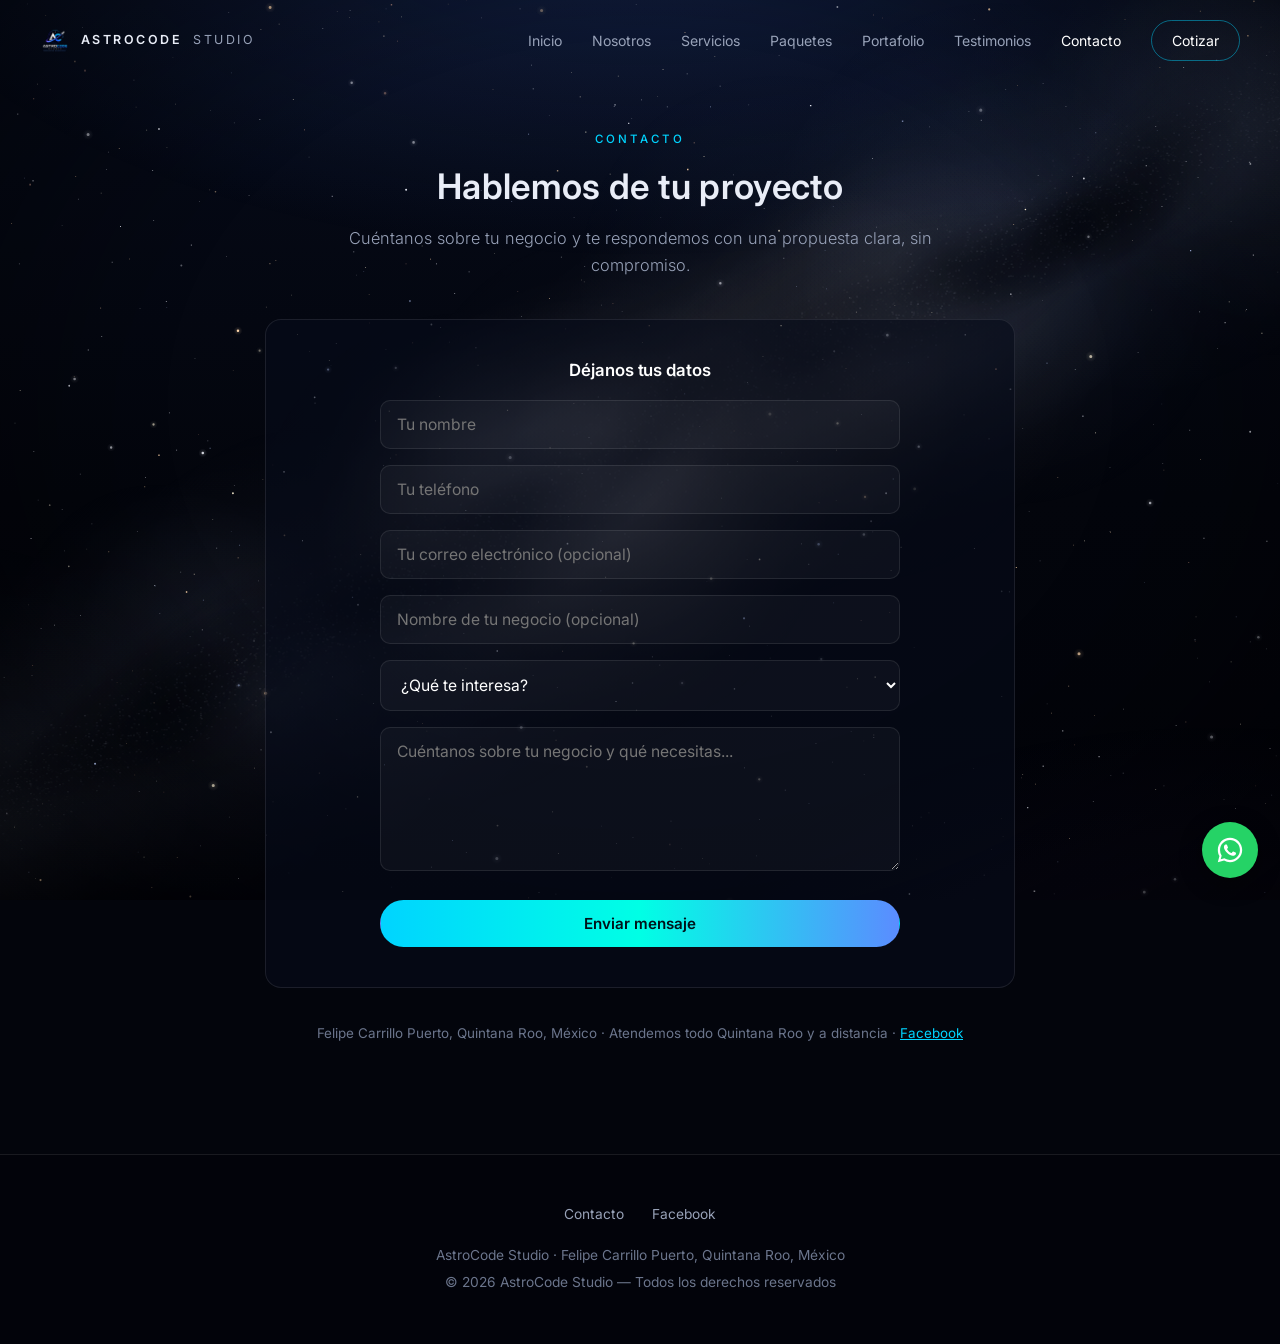
<file: Contacto.html>
<!DOCTYPE html>
<html lang="es">
<head>
<meta charset="UTF-8">
<meta name="viewport" content="width=device-width, initial-scale=1.0">
<title>Contacto | Cotiza tu página web en Felipe Carrillo Puerto — AstroCode Studio</title>
<meta name="description" content="Escríbenos por WhatsApp o llena el formulario y recibe tu cotización de página web, automatización o marketing digital en Quintana Roo.">
<meta name="theme-color" content="#050816">
<link rel="canonical" href="https://astrocodestudio.vercel.app/Contacto.html">

<meta property="og:type" content="website">
<meta property="og:locale" content="es_MX">
<meta property="og:site_name" content="AstroCode Studio">
<meta property="og:title" content="Contacto | Cotiza tu página web en Felipe Carrillo Puerto — AstroCode Studio">
<meta property="og:description" content="Escríbenos por WhatsApp o llena el formulario y recibe tu cotización de página web, automatización o marketing digital en Quintana Roo.">
<meta property="og:url" content="https://astrocodestudio.vercel.app/Contacto.html">
<meta property="og:image" content="https://astrocodestudio.vercel.app/logo-512.png">
<meta name="twitter:card" content="summary">

<link rel="icon" type="image/png" href="[data-uri]">
<link rel="preconnect" href="https://fonts.googleapis.com">
<link rel="preconnect" href="https://fonts.gstatic.com" crossorigin>
<link href="https://fonts.googleapis.com/css2?family=Instrument+Serif:ital@0;1&family=Inter:wght@300;400;500;600&display=swap" rel="stylesheet">
<script>document.documentElement.className+=" js";</script>
<style>
/* =====================================================
   ASTROCODE STUDIO - ESTILOS
   Cielo nocturno, sobrio y elegante
===================================================== */

:root{
  --bg:#03050c;
  --text:#e9edf7;
  --muted:#98a2b8;
  --faint:#6b758c;
  --line:rgba(255,255,255,.09);
  --line-strong:rgba(255,255,255,.2);
  --card:rgba(8,12,26,.62);
  --accent:#00d4ff;
  --accent-soft:#8eeaff;
  --serif:'Orbitron','Inter',sans-serif;
  --grad:linear-gradient(90deg,#00d4ff,#00ffe5,#5b8cff);
}

*{margin:0;padding:0;box-sizing:border-box;}

html{
  scroll-behavior:smooth;
  background:var(--bg) linear-gradient(180deg,#060b1a 0%,#03050c 55%,#02030a 100%) fixed;
  min-height:100%;
}

body{
  font-family:'Inter',system-ui,sans-serif;
  background:transparent;
  color:var(--text);
  overflow-x:hidden;
  line-height:1.65;
  -webkit-font-smoothing:antialiased;
}

h1,h2{
  font-family:var(--serif);
  font-weight:600;
  letter-spacing:.01em;
  line-height:1.2;
}
h1 em,h2 em{font-style:italic;color:var(--accent-soft);}

h2{font-size:clamp(1.5rem,3.4vw,2.2rem);margin-bottom:14px;}
h3{font-size:1.05rem;font-weight:600;letter-spacing:-.005em;line-height:1.3;}

a{color:inherit;}

/* ===== LOADER (intro original) ===== */
#loader{
  position:fixed;
  inset:0;
  background:#000;
  display:flex;
  justify-content:center;
  align-items:center;
  z-index:9999;
  animation:loaderOut .9s ease 3.1s forwards;
}
#loader img{width:200px;animation:intro 3s forwards;}

@keyframes intro{
  0%{opacity:0;transform:scale(.6);filter:blur(20px);}
  60%{opacity:1;transform:scale(1.05);}
  100%{transform:scale(1);filter:drop-shadow(0 0 30px #00d4ff);}
}
@keyframes loaderOut{to{opacity:0;visibility:hidden;}}

/* el hero y el cielo aparecen cuando termina el intro */
.home .hero{opacity:0;animation:heroIn 1s ease 3.4s forwards;}
@keyframes heroIn{to{opacity:1;}}

/* ===== FONDO: CIELO ===== */
.space-deco{
  position:fixed;
  inset:0;
  z-index:-2;
  pointer-events:none;
}
.sky-glow{
  position:absolute;
  inset:0;
  background:
    radial-gradient(ellipse 85% 55% at 50% -10%,rgba(44,74,146,.30),transparent 70%),
    radial-gradient(ellipse 60% 45% at 95% 112%,rgba(58,42,104,.18),transparent 70%);
}

#stars{
  position:fixed;
  inset:0;
  width:100%;
  height:100%;
  z-index:-1;
}

.vignette{
  position:fixed;
  inset:0;
  z-index:-1;
  pointer-events:none;
  background:radial-gradient(ellipse at 50% 45%,transparent 52%,rgba(0,0,0,.55) 100%);
}

/* ===== HEADER ===== */
header{
  position:fixed;
  top:0;
  width:100%;
  padding:20px 40px;
  display:flex;
  justify-content:space-between;
  align-items:center;
  z-index:1000;
  border-bottom:1px solid transparent;
  transition:background .35s,border-color .35s,padding .35s;
}
header.scrolled{
  padding:13px 40px;
  background:rgba(3,5,12,.8);
  backdrop-filter:blur(14px);
  -webkit-backdrop-filter:blur(14px);
  border-bottom-color:var(--line);
}

.logo{
  display:flex;
  align-items:center;
  gap:11px;
  font-size:.78rem;
  font-weight:600;
  letter-spacing:.2em;
  text-transform:uppercase;
  color:var(--text);
  text-decoration:none;
}
.logo b{font-weight:400;color:var(--muted);}
.logo img{width:30px;height:30px;}

/* ===== NAV ===== */
nav{display:flex;gap:30px;align-items:center;}

nav a{
  color:var(--muted);
  text-decoration:none;
  font-size:.88rem;
  transition:color .25s;
}
nav a:hover,
nav a.current{color:#fff;}

nav a.nav-cta{
  color:#fff;
  padding:8px 20px;
  border:1px solid rgba(0,212,255,.45);
  border-radius:999px;
  transition:background .25s,color .25s,border-color .25s;
}
nav a.nav-cta:hover{background:var(--grad);color:#00121a;border-color:transparent;}

.menu-toggle{
  display:none;
  font-size:1.5rem;
  cursor:pointer;
  background:none;
  border:none;
  color:#fff;
  line-height:1;
}

/* ===== HERO ===== */
.hero{
  min-height:100vh;
  display:flex;
  justify-content:center;
  align-items:center;
  text-align:center;
  padding-top:100px;
}

.hero img{
  width:130px;
  height:130px;
  filter:drop-shadow(0 0 22px rgba(0,212,255,.35));
}

.hero h1{
  font-size:clamp(1.9rem,5vw,3rem);
  margin-top:12px;
  background:var(--grad);
  -webkit-background-clip:text;
  background-clip:text;
  -webkit-text-fill-color:transparent;
}

.subtext{
  max-width:650px;
  color:var(--muted);
  margin:18px auto 0;
  font-size:1.02rem;
  font-weight:300;
}

#dynamic-text{
  color:var(--accent);
  margin-top:18px;
  min-height:1.6em;
  font-weight:500;
  transition:opacity .3s;
}

.hero .btn{margin-top:28px;}

/* ===== BOTONES ===== */
.btn{
  display:inline-block;
  margin-top:25px;
  padding:13px 32px;
  border-radius:30px;
  border:1px solid rgba(0,212,255,.38);
  background:rgba(14,20,46,.55);
  color:#fff;
  cursor:pointer;
  transition:background .25s,color .25s,border-color .25s,box-shadow .25s,transform .25s;
  text-decoration:none;
  font-family:inherit;
  font-size:.95rem;
  font-weight:500;
  text-align:center;
}
.btn:hover{
  background:var(--grad);
  color:#00121a;
  border-color:transparent;
  box-shadow:0 8px 28px rgba(0,212,255,.25);
}

.btn-primary{
  background:var(--grad);
  color:#00121a;
  border-color:transparent;
  font-weight:600;
}
.btn-primary:hover{
  filter:brightness(1.08);
  transform:translateY(-1px);
  box-shadow:0 10px 32px rgba(0,212,255,.38);
}

/* chispas del botón Bienvenidos */
.particle{
  position:fixed;
  width:6px;
  height:6px;
  border-radius:50%;
  background:#00e5ff;
  box-shadow:0 0 10px #00e5ff;
  pointer-events:none;
  z-index:2000;
  animation:spark 1s ease-out forwards;
}
@keyframes spark{to{transform:translate(var(--dx),var(--dy)) scale(0);opacity:0;}}

/* ===== SECCIONES ===== */
section{
  padding:130px 24px 70px;
  max-width:1120px;
  margin:auto;
}
section.tight{padding-top:84px;}

.section-title{text-align:center;}

.eyebrow{
  display:block;
  text-align:center;
  color:var(--accent);
  font-size:.72rem;
  font-weight:500;
  letter-spacing:.26em;
  margin-bottom:16px;
}

/* ===== GRID ===== */
.grid{
  display:grid;
  grid-template-columns:repeat(auto-fit,minmax(290px,1fr));
  gap:22px;
  margin-top:50px;
}
.grid-4{grid-template-columns:repeat(auto-fit,minmax(230px,1fr));}

/* ===== TARJETAS ===== */
.card{
  background:var(--card);
  padding:32px;
  border-radius:16px;
  border:1px solid var(--line);
  text-align:left;
  position:relative;
  transition:transform .3s,border-color .3s,background .3s;
}
.card:hover{
  transform:translateY(-3px);
  border-color:var(--line-strong);
  background:rgba(12,17,34,.7);
}
.card.no-tilt:hover{transform:none;}

.card p{color:var(--muted);margin-top:12px;font-size:.96rem;}
.card h3{color:#fff;}
.card .btn{margin-top:22px;}

.card-wide{grid-column:1 / -1;}

/* ===== ICONOS ===== */
.ico{
  width:46px;
  height:46px;
  border-radius:12px;
  display:flex;
  align-items:center;
  justify-content:center;
  margin-bottom:22px;
  color:var(--accent);
  border:1px solid var(--line);
  background:rgba(255,255,255,.03);
}

/* ===== PASOS ===== */
.step-num{
  display:block;
  font-family:var(--serif);
  font-size:1.8rem;
  line-height:1;
  color:var(--accent);
  margin-bottom:18px;
}

/* ===== CHIPS ===== */
.chips{
  display:flex;
  flex-wrap:wrap;
  gap:10px;
  justify-content:center;
  margin-top:34px;
}
.chip{
  padding:8px 18px;
  border-radius:999px;
  border:1px solid var(--line);
  background:rgba(8,12,26,.5);
  color:var(--muted);
  font-size:.86rem;
}

/* ===== CTA FINAL ===== */
.welcome-box{
  padding:72px 30px;
  border-radius:20px;
  background:rgba(8,12,26,.6);
  border:1px solid var(--line);
  text-align:center;
}
.welcome-box p{color:var(--muted);max-width:560px;margin:14px auto 0;font-weight:300;}

/* ===== FAQ ===== */
.faq{max-width:780px;margin:46px auto 0;}

.faq details{
  background:var(--card);
  border-radius:12px;
  padding:20px 24px;
  margin-bottom:10px;
  border:1px solid var(--line);
  transition:border-color .25s;
}
.faq details[open]{border-color:var(--line-strong);}
.faq summary{cursor:pointer;font-weight:500;list-style:none;}
.faq summary::-webkit-details-marker{display:none;}
.faq summary::after{content:"+";float:right;color:var(--accent);font-size:1.3rem;line-height:1;}
.faq details[open] summary::after{content:"–";}
.faq details p{color:var(--muted);margin-top:12px;font-size:.96rem;}

/* ===== PORTAFOLIO ===== */
.thumb{
  height:190px;
  border-radius:12px;
  margin-bottom:22px;
  display:flex;
  align-items:center;
  justify-content:center;
  font-family:var(--serif);
  font-size:1.5rem;
  letter-spacing:.1em;
  color:#fff;
  background:linear-gradient(135deg,#0a1226,#112046);
  border:1px solid var(--line);
  overflow:hidden;
}
.thumb img{width:100%;height:100%;object-fit:cover;}
.thumb-alt{background:linear-gradient(135deg,#130d2b,#241a52);}

.tag{
  display:inline-block;
  padding:3px 12px;
  border-radius:999px;
  font-size:.7rem;
  letter-spacing:.06em;
  border:1px solid var(--line);
  color:var(--accent);
  margin-bottom:12px;
}

/* ===== FORM ===== */
.contact-form{max-width:520px;margin:auto;text-align:left;}

.contact-form input,
.contact-form textarea,
.contact-form select{
  width:100%;
  padding:14px 16px;
  margin:8px 0;
  border-radius:10px;
  border:1px solid var(--line);
  background:rgba(255,255,255,.035);
  color:#fff;
  font-family:inherit;
  font-size:.98rem;
  transition:border-color .2s,background .2s;
}
.contact-form input:focus,
.contact-form textarea:focus,
.contact-form select:focus{
  outline:none;
  border-color:var(--accent);
  background:rgba(255,255,255,.055);
}
.contact-form select option{background:#0a0f24;}

/* ===== PAQUETES ===== */
.packages{text-align:center;}
.packages h2{margin-bottom:14px;}

.package-card{
  display:flex;
  flex-direction:column;
  text-align:center;
}
.package-card .card-content{display:flex;flex-direction:column;flex:1;}

.card .package-price{
  font-family:var(--serif);
  font-size:2.3rem;
  line-height:1.1;
  margin:22px 0 6px;
  color:#fff;
}
.card .package-price small{
  font-family:'Inter',sans-serif;
  font-size:.8rem;
  color:var(--faint);
  letter-spacing:.06em;
}
.card .package-note{font-size:.84rem;margin-top:0;color:var(--faint);}

.package-list{list-style:none;margin:26px 0;text-align:left;flex:1;}
.package-list li{
  position:relative;
  padding-left:26px;
  margin:12px 0;
  color:#cbd3e6;
  font-size:.93rem;
}
.package-list li::before{
  content:"";
  position:absolute;
  left:4px;
  top:.42em;
  width:5px;
  height:10px;
  border:solid var(--accent);
  border-width:0 1.5px 1.5px 0;
  transform:rotate(45deg);
}

.package-pro{
  border-color:rgba(0,212,255,.5);
  background:rgba(10,18,40,.75);
  box-shadow:0 0 40px rgba(0,212,255,.12);
}

.package-badge{
  position:absolute;
  top:-12px;
  left:50%;
  transform:translateX(-50%);
  white-space:nowrap;
  background:var(--grad);
  color:#00121a;
  padding:5px 14px;
  border-radius:999px;
  font-size:.66rem;
  font-weight:600;
  letter-spacing:.14em;
}

.package-btn{width:100%;}

.fine-print{
  text-align:center;
  color:var(--faint);
  font-size:.84rem;
  max-width:700px;
  margin:34px auto 0;
}

/* ===== WHATSAPP FLOTANTE ===== */
.wa-float{
  position:fixed;
  right:22px;
  bottom:22px;
  width:56px;
  height:56px;
  border-radius:50%;
  background:#25D366;
  display:flex;
  align-items:center;
  justify-content:center;
  box-shadow:0 6px 22px rgba(0,0,0,.45);
  z-index:900;
  transition:transform .2s;
}
.wa-float:hover{transform:scale(1.07);}

/* ===== FOOTER ===== */
footer{
  text-align:center;
  padding:48px 20px 50px;
  margin-top:40px;
  color:var(--faint);
  font-size:.86rem;
  border-top:1px solid var(--line);
  background:rgba(2,3,10,.55);
}
footer a{color:var(--muted);text-decoration:none;transition:color .2s;}
footer a:hover{color:#fff;}
footer p{margin-top:4px;}
.footer-links{
  display:flex;
  gap:28px;
  justify-content:center;
  flex-wrap:wrap;
  margin-bottom:18px;
}

/* ===== APARICIÓN SUAVE AL HACER SCROLL ===== */
.js .reveal{
  opacity:0;
  transform:translateY(14px);
  transition:opacity .7s ease,transform .7s ease;
}
.js .reveal.in{opacity:1;transform:none;}

/* ===== MOBILE ===== */
@media(max-width:900px){

  header,
  header.scrolled{padding:14px 20px;}
  .menu-toggle{display:block;}

  nav{
    position:absolute;
    top:100%;
    right:16px;
    background:rgba(5,8,20,.97);
    border:1px solid var(--line);
    flex-direction:column;
    align-items:flex-start;
    padding:22px 26px;
    border-radius:14px;
    display:none;
    gap:18px;
    min-width:190px;
  }
  nav.active{display:flex;}

  .grid{grid-template-columns:1fr;}
  section{padding-top:100px;}
  section.tight{padding-top:56px;}
  .card{padding:26px;}
  .trust{margin-top:44px;}
  .trust span:not(:last-child)::after{margin:0 12px;}
}

@media(prefers-reduced-motion:reduce){
  *{animation-duration:.01ms !important;animation-iteration-count:1 !important;scroll-behavior:auto !important;transition:none !important;}
  .js .reveal{opacity:1;transform:none;}
}

/* ===== MENSAJE DE FORMULARIO ENVIADO ===== */
.form-ok{
  margin:18px auto 0;
  max-width:520px;
  padding:18px 22px;
  border-radius:12px;
  border:1px solid rgba(0,212,255,.4);
  background:rgba(0,212,255,.07);
  color:#fff;
  text-align:center;
}
.form-ok[hidden]{display:none;}

@media(prefers-reduced-motion:reduce){
  #loader{display:none;}
  .home .hero{opacity:1;animation:none;}
}

#formulario h3{text-align:center;}

</style>

</head>
<body>

<div class="space-deco" aria-hidden="true"><div class="sky-glow"></div></div>
<canvas id="stars" aria-hidden="true"></canvas>
<div class="vignette" aria-hidden="true"></div>

<header>
<a class="logo" href="index.html"><img src="[data-uri]" alt="">AstroCode <b>Studio</b></a>
<button class="menu-toggle" aria-label="Abrir menú" aria-expanded="false" aria-controls="nav">☰</button>
<nav id="nav">
<a href="index.html">Inicio</a>
<a href="Nosotros.html">Nosotros</a>
<a href="Servicios.html">Servicios</a>
<a href="Paquete.html">Paquetes</a>
<a href="Portafolio.html">Portafolio</a>
<a href="Testimonios.html">Testimonios</a>
<a href="Contacto.html">Contacto</a>
<a class="nav-cta" href="Contacto.html">Cotizar</a>
</nav>
</header>

<section>

<span class="eyebrow">CONTACTO</span>
<h2 class="section-title">Hablemos de tu proyecto</h2>

<p class="subtext section-title">
Cuéntanos sobre tu negocio y te respondemos con una propuesta clara, sin compromiso.
</p>

<div class="card no-tilt" id="formulario" style="max-width:750px;margin:40px auto 0;padding:40px;">

<h3 style="margin-bottom:10px;">Déjanos tus datos</h3>

<p class="form-ok" id="form-ok" hidden>Gracias, recibimos tu mensaje. Te contactaremos muy pronto.</p>

<form class="contact-form" id="contact-form" action="https://formsubmit.co/astrocodestudio1@gmail.com" method="POST">

<input type="hidden" name="_subject" value="Nueva cotización desde astrocodestudio.vercel.app">
<input type="hidden" name="_template" value="table">
<input type="hidden" name="_captcha" value="false">
<input type="hidden" name="_next" value="https://astrocodestudio.vercel.app/Contacto.html?enviado=1">
<input type="text" name="_honey" style="display:none" tabindex="-1" autocomplete="off">

<input type="text" name="name" placeholder="Tu nombre" autocomplete="name" required>

<input type="tel" name="whatsapp" placeholder="Tu teléfono" autocomplete="tel" required>

<input type="email" name="email" placeholder="Tu correo electrónico (opcional)" autocomplete="email">

<input type="text" name="business" placeholder="Nombre de tu negocio (opcional)">

<select name="service" aria-label="Servicio de interés">
<option value="">¿Qué te interesa?</option>
<option>Página web</option>
<option>Web + WhatsApp automático</option>
<option>Plan mensual de contenido y marketing</option>
<option>Blog</option>
<option>Otra cosa</option>
</select>

<textarea name="message" placeholder="Cuéntanos sobre tu negocio y qué necesitas..." rows="6" required></textarea>

<button class="btn btn-primary" type="submit" style="width:100%;margin-top:14px;">Enviar mensaje</button>

</form>

</div>

<p class="fine-print">Felipe Carrillo Puerto, Quintana Roo, México · Atendemos todo Quintana Roo y a distancia ·
<a href="https://www.facebook.com/p/AstroCode-Studio-P%C3%A1ginas-Web-y-Blogs-61589007658422/" target="_blank" rel="noopener" style="color:var(--accent);">Facebook</a></p>

</section>

<footer>
<div class="footer-links">
<a href="Contacto.html">Contacto</a>
<a href="https://www.facebook.com/p/AstroCode-Studio-P%C3%A1ginas-Web-y-Blogs-61589007658422/" target="_blank" rel="noopener">Facebook</a>
</div>
<p>AstroCode Studio · Felipe Carrillo Puerto, Quintana Roo, México</p>
<p>© 2026 AstroCode Studio — Todos los derechos reservados</p>
</footer>

<script src="config.js"></script>
<script>
/* =====================================================
   ASTROCODE STUDIO - SCRIPT COMPARTIDO (todas las páginas)
===================================================== */
(function () {
  "use strict";

  var cfg = window.ASTRO || {};

  /* ---------- MENÚ MÓVIL ---------- */
  var toggle = document.querySelector(".menu-toggle");
  var nav = document.getElementById("nav");

  if (toggle && nav) {
    toggle.addEventListener("click", function () {
      var open = nav.classList.toggle("active");
      toggle.setAttribute("aria-expanded", open ? "true" : "false");
    });
    nav.addEventListener("click", function (e) {
      if (e.target.tagName === "A") {
        nav.classList.remove("active");
        toggle.setAttribute("aria-expanded", "false");
      }
    });
  }

  /* ---------- LINK ACTIVO EN EL MENÚ ---------- */
  var page = location.pathname.split("/").pop() || "index.html";
  var links = document.querySelectorAll("#nav a:not(.nav-cta)");
  for (var i = 0; i < links.length; i++) {
    if (links[i].getAttribute("href") === page) {
      links[i].classList.add("current");
      links[i].setAttribute("aria-current", "page");
    }
  }

  /* ---------- WHATSAPP ---------- */
  var num = String(cfg.whatsapp || "").replace(/\D/g, "");
  var waReady = /^\d{10,15}$/.test(num);

  function waUrl(msg) {
    return "https://wa.me/" + num + "?text=" + encodeURIComponent(msg || cfg.defaultMessage || "");
  }

  /* Cualquier <a data-wa="mensaje"> se convierte en link de WhatsApp.
     Si aún no configuras el número, conserva su href de respaldo (Contacto). */
  var waLinks = document.querySelectorAll("[data-wa]");
  for (var j = 0; j < waLinks.length; j++) {
    if (waReady) {
      var msg = waLinks[j].getAttribute("data-wa");
      waLinks[j].href = waUrl(msg === "1" || msg === "" ? "" : msg);
      waLinks[j].target = "_blank";
      waLinks[j].rel = "noopener";
    }
  }

  /* Botón flotante */
  if (waReady) {
    var fab = document.createElement("a");
    fab.className = "wa-float";
    fab.href = waUrl();
    fab.target = "_blank";
    fab.rel = "noopener";
    fab.setAttribute("aria-label", "Escríbenos por WhatsApp");
    fab.innerHTML =
      '<svg viewBox="0 0 32 32" width="30" height="30" aria-hidden="true" fill="#fff">' +
      '<path d="M16.004 3C8.832 3 3 8.83 3 16c0 2.29.6 4.52 1.74 6.49L3 29l6.7-1.72A12.94 12.94 0 0 0 16 29c7.17 0 13-5.83 13-13S23.17 3 16.004 3zm0 23.6c-1.95 0-3.86-.53-5.53-1.52l-.4-.24-3.98 1.02 1.06-3.88-.26-.4A10.57 10.57 0 0 1 5.4 16c0-5.9 4.8-10.6 10.6-10.6S26.6 10.1 26.6 16 21.9 26.6 16.004 26.6zm5.8-7.93c-.32-.16-1.88-.93-2.17-1.03-.29-.11-.5-.16-.72.16-.21.32-.82 1.03-1 1.24-.19.21-.37.24-.69.08-.32-.16-1.35-.5-2.57-1.58-.95-.85-1.59-1.9-1.77-2.22-.19-.32-.02-.49.14-.65.14-.14.32-.37.48-.56.16-.19.21-.32.32-.53.1-.21.05-.4-.03-.56-.08-.16-.72-1.74-.99-2.38-.26-.63-.52-.54-.72-.55h-.61c-.21 0-.56.08-.85.4-.29.32-1.11 1.09-1.11 2.65s1.14 3.07 1.3 3.29c.16.21 2.24 3.42 5.43 4.8.76.33 1.35.52 1.81.67.76.24 1.45.21 2 .13.61-.09 1.88-.77 2.14-1.51.27-.74.27-1.38.19-1.51-.08-.13-.29-.21-.61-.37z"/></svg>';
    document.body.appendChild(fab);
  }

  /* ---------- FORMULARIO DE CONTACTO ---------- */
  var form = document.getElementById("contact-form");
  if (form) {
    var params = new URLSearchParams(window.location.search);
    var srv = params.get("servicio");
    var sel = form.querySelector("select[name=service]");
    if (srv && sel) {
      for (var o = 0; o < sel.options.length; o++) {
        if (sel.options[o].text === srv) { sel.selectedIndex = o; break; }
      }
    }
    if (params.get("enviado") === "1") {
      var ok = document.getElementById("form-ok");
      if (ok) ok.hidden = false;
      form.style.display = "none";
    }
  }

  var reduce = window.matchMedia && window.matchMedia("(prefers-reduced-motion: reduce)").matches;
  var scrollY = 0;
  var header = document.querySelector("header");

  function onScroll() {
    scrollY = window.pageYOffset || 0;
    if (header) header.classList.toggle("scrolled", scrollY > 12);
  }
  window.addEventListener("scroll", onScroll, { passive: true });
  onScroll();

  /* =====================================================
     CIELO NOCTURNO
     - Estrellas con magnitudes y colores espectrales reales
     - Vía Láctea generada una vez (polvo, franjas oscuras, estrellas débiles)
     - Todo el cielo gira muy despacio, como la rotación de la Tierra
     - Un meteoro tenue de vez en cuando
  ===================================================== */
  var canvas = document.getElementById("stars");

  if (canvas && canvas.getContext) {
    var ctx = canvas.getContext("2d");
    var W = 0, H = 0, R = 0, dpr = Math.min(window.devicePixelRatio || 1, 2);
    var small = window.innerWidth < 700;
    var stars = [], milky = null, meteor = null;
    var mx = 0, my = 0, tx = 0, ty = 0, time = 0;
    var lastW = 0;

    function rand(a, b) { return a + Math.random() * (b - a); }
    function gauss() { return (Math.random() + Math.random() + Math.random() - 1.5) / 1.5; }

    /* tipo espectral: azul-blanca, blanca, amarilla, naranja, rojiza */
    var SPECTRAL = [
      [0.09, "190,208,255"],
      [0.62, "244,246,255"],
      [0.82, "255,243,214"],
      [0.94, "255,214,170"],
      [1.00, "255,190,160"]
    ];
    function pickColor() {
      var r = Math.random();
      for (var i = 0; i < SPECTRAL.length; i++) if (r < SPECTRAL[i][0]) return SPECTRAL[i][1];
      return "255,255,255";
    }

    function size() {
      W = window.innerWidth;
      H = window.innerHeight;
      canvas.width = W * dpr;
      canvas.height = H * dpr;
      canvas.style.width = W + "px";
      canvas.style.height = H + "px";
      ctx.setTransform(dpr, 0, 0, dpr, 0, 0);
    }

    function makeMilkyWay(radius) {
      var S = Math.min(2000, Math.round(radius * 2));
      var scale = S / (radius * 2);
      var g = document.createElement("canvas");
      g.width = g.height = S;
      var c = g.getContext("2d");
      c.translate(S / 2, S / 2);
      c.scale(scale, scale);
      c.rotate(-0.5);

      var L = radius * 1.05;
      var bw = radius * 0.17;

      /* resplandor difuso de la banda */
      c.globalCompositeOperation = "lighter";
      for (var i = 0; i < 80; i++) {
        var t = rand(-1, 1);
        var x = t * L;
        var y = gauss() * bw * 0.9;
        var rad = rand(0.35, 0.95) * radius * 0.3;
        var core = 1 - Math.abs(t) * 0.55;
        var al = rand(0.022, 0.055) * core;
        var warm = Math.abs(t) < 0.35 && Math.random() < 0.6;
        var col = warm ? "226,206,186" : "168,188,232";
        var gr = c.createRadialGradient(x, y, 0, x, y, rad);
        gr.addColorStop(0, "rgba(" + col + "," + al + ")");
        gr.addColorStop(1, "rgba(" + col + ",0)");
        c.fillStyle = gr;
        c.fillRect(x - rad, y - rad, rad * 2, rad * 2);
      }

      /* franjas de polvo oscuro */
      c.globalCompositeOperation = "source-over";
      for (var d = 0; d < 26; d++) {
        var dx = rand(-L, L) * 0.9;
        var dy = gauss() * bw * 0.4;
        var dr = rand(0.12, 0.3) * radius * 0.3;
        c.save();
        c.translate(dx, dy);
        c.rotate(rand(-0.4, 0.4));
        c.scale(rand(1.6, 3.4), 1);
        var dg = c.createRadialGradient(0, 0, 0, 0, 0, dr);
        dg.addColorStop(0, "rgba(3,5,12,.38)");
        dg.addColorStop(1, "rgba(3,5,12,0)");
        c.fillStyle = dg;
        c.fillRect(-dr, -dr, dr * 2, dr * 2);
        c.restore();
      }

      /* estrellas muy débiles concentradas en la banda */
      var n = small ? 2600 : 5400;
      for (var k = 0; k < n; k++) {
        var sx = rand(-L, L);
        var sy = gauss() * bw * 0.55 * (1.1 - Math.abs(sx) / L * 0.35);
        var a2 = rand(0.07, 0.45);
        var sz = rand(0.35, 0.8);
        c.fillStyle = "rgba(232,238,255," + a2 + ")";
        c.fillRect(sx, sy, sz, sz);
      }
      return g;
    }

    function build() {
      R = Math.hypot(W, Math.max(H, window.screen ? window.screen.height : H)) / 2 + 40;
      var count = Math.round(Math.PI * R * R / (small ? 2900 : 1900));
      stars = [];
      for (var i = 0; i < count; i++) {
        var a = Math.random() * 6.2832;
        var d = Math.sqrt(Math.random()) * R;
        var big = Math.pow(Math.random(), 9);
        var c = pickColor();
        stars.push({
          x: Math.cos(a) * d,
          y: Math.sin(a) * d,
          r: 0.35 + big * 1.25,
          a: 0.34 + Math.pow(Math.random(), 2) * 0.66,
          c: c,
          cs: "rgba(" + c + ",",
          tw: Math.random() < 0.45 ? rand(0.8, 3) : 0,
          ph: Math.random() * 6.2832
        });
      }
      milky = makeMilkyWay(R);
    }

    function setup() {
      size();
      build();
      lastW = W;
    }
    setup();

    function spawnMeteor() {
      var sp = rand(13, 18);
      var ang = rand(0.35, 0.7);
      meteor = {
        x: rand(W * 0.15, W * 0.85),
        y: rand(H * 0.05, H * 0.35),
        vx: Math.cos(ang) * sp * (Math.random() < 0.5 ? 1 : -1),
        vy: Math.sin(ang) * sp,
        life: 0,
        max: rand(26, 40)
      };
    }
    function scheduleMeteor(ms) {
      setTimeout(function () {
        if (!document.hidden) spawnMeteor();
        scheduleMeteor(rand(26000, 46000));
      }, ms);
    }

    if (!reduce) {
      window.addEventListener("mousemove", function (e) {
        tx = e.clientX / W - 0.5;
        ty = e.clientY / H - 0.5;
      });
      scheduleMeteor(9000);
    }

    function frame() {
      time += 0.016;
      mx += (tx - mx) * 0.04;
      my += (ty - my) * 0.04;
      ctx.clearRect(0, 0, W, H);

      var ang = (reduce ? 0 : time * 0.0012) + scrollY * 0.00003;
      ctx.save();
      ctx.translate(W / 2 - mx * 3, H / 2 - my * 3);
      ctx.rotate(ang);

      ctx.globalAlpha = 0.92;
      ctx.drawImage(milky, -R, -R, R * 2, R * 2);
      ctx.globalAlpha = 1;

      for (var n = 0; n < stars.length; n++) {
        var s = stars[n];
        var tw = s.tw ? 1 + 0.16 * Math.sin(time * s.tw + s.ph) : 1;
        var al = Math.min(1, s.a * tw);
        ctx.fillStyle = s.cs + al + ")";
        if (s.r < 0.8) {
          ctx.fillRect(s.x - s.r, s.y - s.r, s.r * 2, s.r * 2);
        } else {
          ctx.beginPath();
          ctx.arc(s.x, s.y, s.r, 0, 6.2832);
          ctx.fill();
          if (s.r > 1.1) {
            var gr = ctx.createRadialGradient(s.x, s.y, 0, s.x, s.y, s.r * 3.6);
            gr.addColorStop(0, s.cs + (al * 0.22) + ")");
            gr.addColorStop(1, s.cs + "0)");
            ctx.fillStyle = gr;
            ctx.fillRect(s.x - s.r * 3.6, s.y - s.r * 3.6, s.r * 7.2, s.r * 7.2);
          }
        }
      }
      ctx.restore();

      /* meteoro */
      if (meteor) {
        meteor.x += meteor.vx;
        meteor.y += meteor.vy;
        meteor.life++;
        var p = meteor.life / meteor.max;
        var a = Math.sin(Math.min(1, p) * Math.PI) * 0.8;
        var ex = meteor.x - meteor.vx * 7, ey = meteor.y - meteor.vy * 7;
        var lg = ctx.createLinearGradient(meteor.x, meteor.y, ex, ey);
        lg.addColorStop(0, "rgba(255,255,255," + a + ")");
        lg.addColorStop(1, "rgba(200,215,255,0)");
        ctx.strokeStyle = lg;
        ctx.lineWidth = 1.1;
        ctx.beginPath();
        ctx.moveTo(meteor.x, meteor.y);
        ctx.lineTo(ex, ey);
        ctx.stroke();
        if (p >= 1) meteor = null;
      }

      if (!reduce) requestAnimationFrame(frame);
    }
    frame();

    window.addEventListener("resize", function () {
      small = window.innerWidth < 700;
      if (window.innerWidth !== lastW) {
        setup();
      } else {
        size();
      }
      if (reduce) frame();
    });
  }

  /* ---------- APARICIÓN SUAVE AL HACER SCROLL ---------- */
  var targets = document.querySelectorAll(".card, .faq details, .welcome-box, .eyebrow, section h2, .chips, .trust");
  if ("IntersectionObserver" in window && !reduce) {
    var io = new IntersectionObserver(function (entries) {
      entries.forEach(function (en) {
        if (en.isIntersecting) {
          var el = en.target;
          el.classList.add("in");
          io.unobserve(el);
          setTimeout(function () { el.classList.remove("reveal", "in"); }, 900);
        }
      });
    }, { threshold: 0.12 });
    for (var t = 0; t < targets.length; t++) {
      targets[t].classList.add("reveal");
      io.observe(targets[t]);
    }
  }
})();

</script>

</body>
</html>
</file>
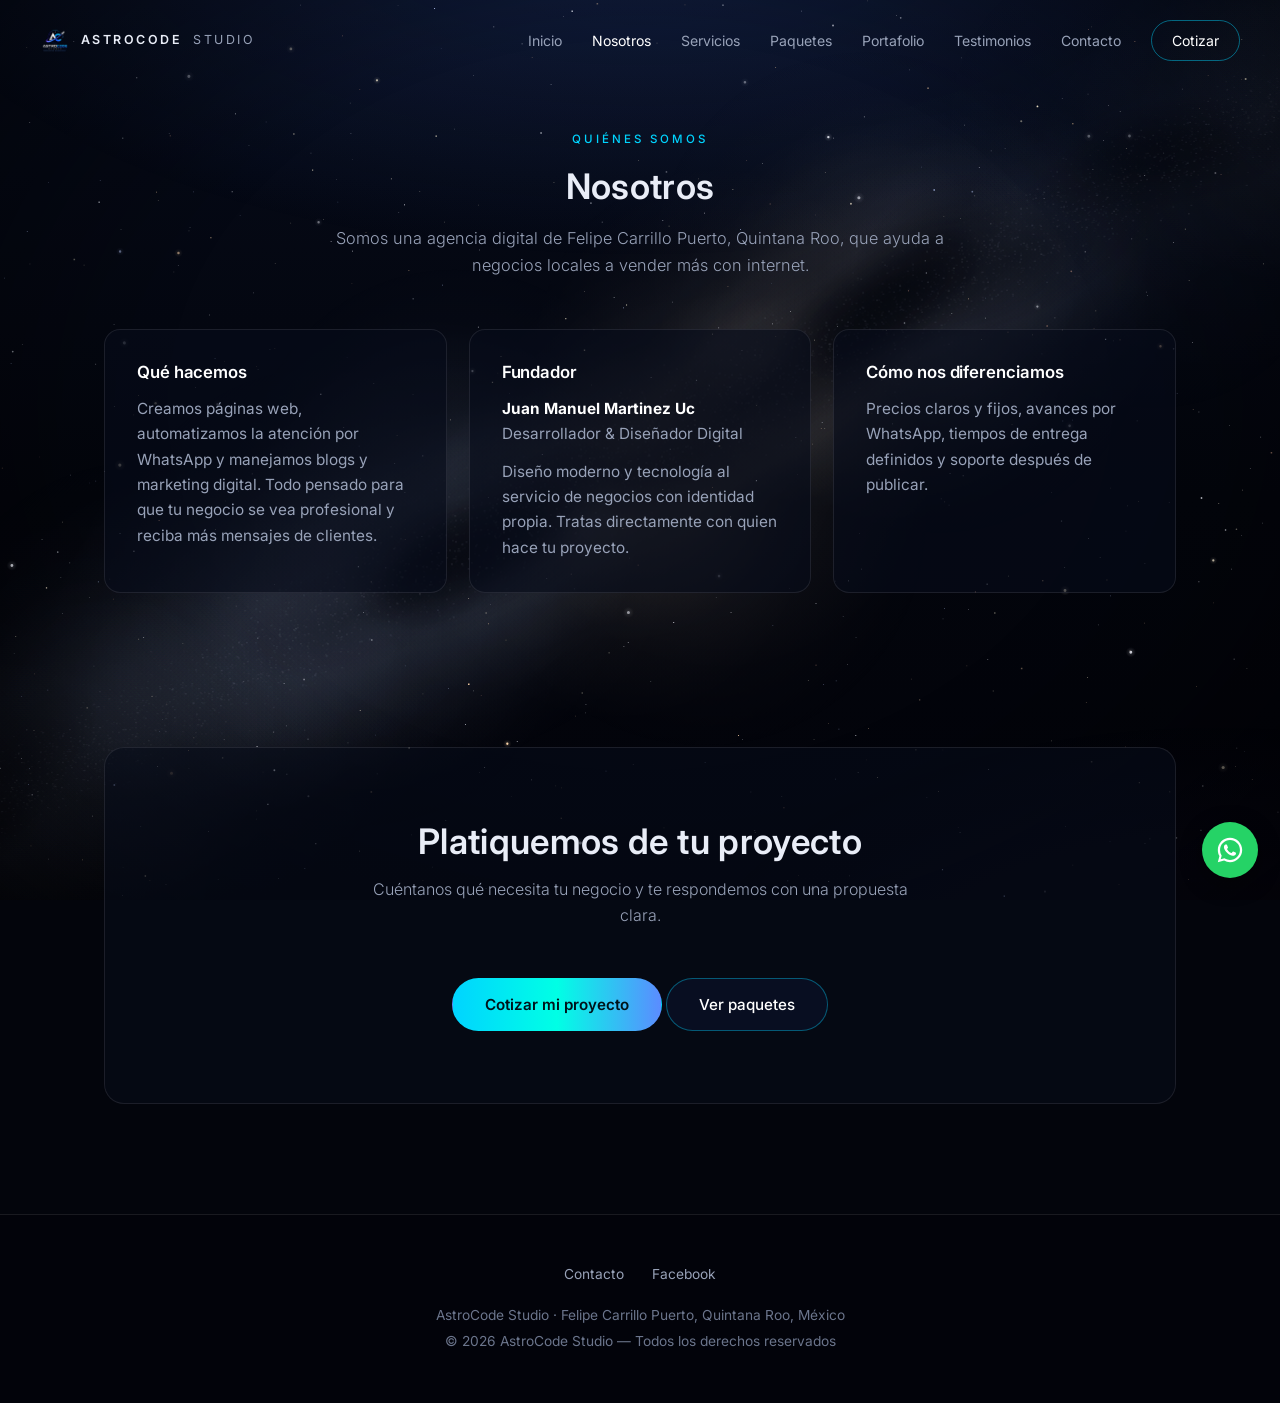
<file: Nosotros.html>
<!DOCTYPE html>
<html lang="es">
<head>
<meta charset="UTF-8">
<meta name="viewport" content="width=device-width, initial-scale=1.0">
<title>Nosotros | AstroCode Studio — Agencia digital en Felipe Carrillo Puerto</title>
<meta name="description" content="Conoce AstroCode Studio, agencia digital de Felipe Carrillo Puerto, Quintana Roo. Páginas web, automatización y marketing digital con trato directo.">
<meta name="theme-color" content="#050816">
<link rel="canonical" href="https://astrocodestudio.vercel.app/Nosotros.html">

<meta property="og:type" content="website">
<meta property="og:locale" content="es_MX">
<meta property="og:site_name" content="AstroCode Studio">
<meta property="og:title" content="Nosotros | AstroCode Studio — Agencia digital en Felipe Carrillo Puerto">
<meta property="og:description" content="Conoce AstroCode Studio, agencia digital de Felipe Carrillo Puerto, Quintana Roo. Páginas web, automatización y marketing digital con trato directo.">
<meta property="og:url" content="https://astrocodestudio.vercel.app/Nosotros.html">
<meta property="og:image" content="https://astrocodestudio.vercel.app/logo-512.png">
<meta name="twitter:card" content="summary">

<link rel="icon" type="image/png" href="[data-uri]">
<link rel="preconnect" href="https://fonts.googleapis.com">
<link rel="preconnect" href="https://fonts.gstatic.com" crossorigin>
<link href="https://fonts.googleapis.com/css2?family=Instrument+Serif:ital@0;1&family=Inter:wght@300;400;500;600&display=swap" rel="stylesheet">
<script>document.documentElement.className+=" js";</script>
<style>
/* =====================================================
   ASTROCODE STUDIO - ESTILOS
   Cielo nocturno, sobrio y elegante
===================================================== */

:root{
  --bg:#03050c;
  --text:#e9edf7;
  --muted:#98a2b8;
  --faint:#6b758c;
  --line:rgba(255,255,255,.09);
  --line-strong:rgba(255,255,255,.2);
  --card:rgba(8,12,26,.62);
  --accent:#00d4ff;
  --accent-soft:#8eeaff;
  --serif:'Orbitron','Inter',sans-serif;
  --grad:linear-gradient(90deg,#00d4ff,#00ffe5,#5b8cff);
}

*{margin:0;padding:0;box-sizing:border-box;}

html{
  scroll-behavior:smooth;
  background:var(--bg) linear-gradient(180deg,#060b1a 0%,#03050c 55%,#02030a 100%) fixed;
  min-height:100%;
}

body{
  font-family:'Inter',system-ui,sans-serif;
  background:transparent;
  color:var(--text);
  overflow-x:hidden;
  line-height:1.65;
  -webkit-font-smoothing:antialiased;
}

h1,h2{
  font-family:var(--serif);
  font-weight:600;
  letter-spacing:.01em;
  line-height:1.2;
}
h1 em,h2 em{font-style:italic;color:var(--accent-soft);}

h2{font-size:clamp(1.5rem,3.4vw,2.2rem);margin-bottom:14px;}
h3{font-size:1.05rem;font-weight:600;letter-spacing:-.005em;line-height:1.3;}

a{color:inherit;}

/* ===== LOADER (intro original) ===== */
#loader{
  position:fixed;
  inset:0;
  background:#000;
  display:flex;
  justify-content:center;
  align-items:center;
  z-index:9999;
  animation:loaderOut .9s ease 3.1s forwards;
}
#loader img{width:200px;animation:intro 3s forwards;}

@keyframes intro{
  0%{opacity:0;transform:scale(.6);filter:blur(20px);}
  60%{opacity:1;transform:scale(1.05);}
  100%{transform:scale(1);filter:drop-shadow(0 0 30px #00d4ff);}
}
@keyframes loaderOut{to{opacity:0;visibility:hidden;}}

/* el hero y el cielo aparecen cuando termina el intro */
.home .hero{opacity:0;animation:heroIn 1s ease 3.4s forwards;}
@keyframes heroIn{to{opacity:1;}}

/* ===== FONDO: CIELO ===== */
.space-deco{
  position:fixed;
  inset:0;
  z-index:-2;
  pointer-events:none;
}
.sky-glow{
  position:absolute;
  inset:0;
  background:
    radial-gradient(ellipse 85% 55% at 50% -10%,rgba(44,74,146,.30),transparent 70%),
    radial-gradient(ellipse 60% 45% at 95% 112%,rgba(58,42,104,.18),transparent 70%);
}

#stars{
  position:fixed;
  inset:0;
  width:100%;
  height:100%;
  z-index:-1;
}

.vignette{
  position:fixed;
  inset:0;
  z-index:-1;
  pointer-events:none;
  background:radial-gradient(ellipse at 50% 45%,transparent 52%,rgba(0,0,0,.55) 100%);
}

/* ===== HEADER ===== */
header{
  position:fixed;
  top:0;
  width:100%;
  padding:20px 40px;
  display:flex;
  justify-content:space-between;
  align-items:center;
  z-index:1000;
  border-bottom:1px solid transparent;
  transition:background .35s,border-color .35s,padding .35s;
}
header.scrolled{
  padding:13px 40px;
  background:rgba(3,5,12,.8);
  backdrop-filter:blur(14px);
  -webkit-backdrop-filter:blur(14px);
  border-bottom-color:var(--line);
}

.logo{
  display:flex;
  align-items:center;
  gap:11px;
  font-size:.78rem;
  font-weight:600;
  letter-spacing:.2em;
  text-transform:uppercase;
  color:var(--text);
  text-decoration:none;
}
.logo b{font-weight:400;color:var(--muted);}
.logo img{width:30px;height:30px;}

/* ===== NAV ===== */
nav{display:flex;gap:30px;align-items:center;}

nav a{
  color:var(--muted);
  text-decoration:none;
  font-size:.88rem;
  transition:color .25s;
}
nav a:hover,
nav a.current{color:#fff;}

nav a.nav-cta{
  color:#fff;
  padding:8px 20px;
  border:1px solid rgba(0,212,255,.45);
  border-radius:999px;
  transition:background .25s,color .25s,border-color .25s;
}
nav a.nav-cta:hover{background:var(--grad);color:#00121a;border-color:transparent;}

.menu-toggle{
  display:none;
  font-size:1.5rem;
  cursor:pointer;
  background:none;
  border:none;
  color:#fff;
  line-height:1;
}

/* ===== HERO ===== */
.hero{
  min-height:100vh;
  display:flex;
  justify-content:center;
  align-items:center;
  text-align:center;
  padding-top:100px;
}

.hero img{
  width:130px;
  height:130px;
  filter:drop-shadow(0 0 22px rgba(0,212,255,.35));
}

.hero h1{
  font-size:clamp(1.9rem,5vw,3rem);
  margin-top:12px;
  background:var(--grad);
  -webkit-background-clip:text;
  background-clip:text;
  -webkit-text-fill-color:transparent;
}

.subtext{
  max-width:650px;
  color:var(--muted);
  margin:18px auto 0;
  font-size:1.02rem;
  font-weight:300;
}

#dynamic-text{
  color:var(--accent);
  margin-top:18px;
  min-height:1.6em;
  font-weight:500;
  transition:opacity .3s;
}

.hero .btn{margin-top:28px;}

/* ===== BOTONES ===== */
.btn{
  display:inline-block;
  margin-top:25px;
  padding:13px 32px;
  border-radius:30px;
  border:1px solid rgba(0,212,255,.38);
  background:rgba(14,20,46,.55);
  color:#fff;
  cursor:pointer;
  transition:background .25s,color .25s,border-color .25s,box-shadow .25s,transform .25s;
  text-decoration:none;
  font-family:inherit;
  font-size:.95rem;
  font-weight:500;
  text-align:center;
}
.btn:hover{
  background:var(--grad);
  color:#00121a;
  border-color:transparent;
  box-shadow:0 8px 28px rgba(0,212,255,.25);
}

.btn-primary{
  background:var(--grad);
  color:#00121a;
  border-color:transparent;
  font-weight:600;
}
.btn-primary:hover{
  filter:brightness(1.08);
  transform:translateY(-1px);
  box-shadow:0 10px 32px rgba(0,212,255,.38);
}

/* chispas del botón Bienvenidos */
.particle{
  position:fixed;
  width:6px;
  height:6px;
  border-radius:50%;
  background:#00e5ff;
  box-shadow:0 0 10px #00e5ff;
  pointer-events:none;
  z-index:2000;
  animation:spark 1s ease-out forwards;
}
@keyframes spark{to{transform:translate(var(--dx),var(--dy)) scale(0);opacity:0;}}

/* ===== SECCIONES ===== */
section{
  padding:130px 24px 70px;
  max-width:1120px;
  margin:auto;
}
section.tight{padding-top:84px;}

.section-title{text-align:center;}

.eyebrow{
  display:block;
  text-align:center;
  color:var(--accent);
  font-size:.72rem;
  font-weight:500;
  letter-spacing:.26em;
  margin-bottom:16px;
}

/* ===== GRID ===== */
.grid{
  display:grid;
  grid-template-columns:repeat(auto-fit,minmax(290px,1fr));
  gap:22px;
  margin-top:50px;
}
.grid-4{grid-template-columns:repeat(auto-fit,minmax(230px,1fr));}

/* ===== TARJETAS ===== */
.card{
  background:var(--card);
  padding:32px;
  border-radius:16px;
  border:1px solid var(--line);
  text-align:left;
  position:relative;
  transition:transform .3s,border-color .3s,background .3s;
}
.card:hover{
  transform:translateY(-3px);
  border-color:var(--line-strong);
  background:rgba(12,17,34,.7);
}
.card.no-tilt:hover{transform:none;}

.card p{color:var(--muted);margin-top:12px;font-size:.96rem;}
.card h3{color:#fff;}
.card .btn{margin-top:22px;}

.card-wide{grid-column:1 / -1;}

/* ===== ICONOS ===== */
.ico{
  width:46px;
  height:46px;
  border-radius:12px;
  display:flex;
  align-items:center;
  justify-content:center;
  margin-bottom:22px;
  color:var(--accent);
  border:1px solid var(--line);
  background:rgba(255,255,255,.03);
}

/* ===== PASOS ===== */
.step-num{
  display:block;
  font-family:var(--serif);
  font-size:1.8rem;
  line-height:1;
  color:var(--accent);
  margin-bottom:18px;
}

/* ===== CHIPS ===== */
.chips{
  display:flex;
  flex-wrap:wrap;
  gap:10px;
  justify-content:center;
  margin-top:34px;
}
.chip{
  padding:8px 18px;
  border-radius:999px;
  border:1px solid var(--line);
  background:rgba(8,12,26,.5);
  color:var(--muted);
  font-size:.86rem;
}

/* ===== CTA FINAL ===== */
.welcome-box{
  padding:72px 30px;
  border-radius:20px;
  background:rgba(8,12,26,.6);
  border:1px solid var(--line);
  text-align:center;
}
.welcome-box p{color:var(--muted);max-width:560px;margin:14px auto 0;font-weight:300;}

/* ===== FAQ ===== */
.faq{max-width:780px;margin:46px auto 0;}

.faq details{
  background:var(--card);
  border-radius:12px;
  padding:20px 24px;
  margin-bottom:10px;
  border:1px solid var(--line);
  transition:border-color .25s;
}
.faq details[open]{border-color:var(--line-strong);}
.faq summary{cursor:pointer;font-weight:500;list-style:none;}
.faq summary::-webkit-details-marker{display:none;}
.faq summary::after{content:"+";float:right;color:var(--accent);font-size:1.3rem;line-height:1;}
.faq details[open] summary::after{content:"–";}
.faq details p{color:var(--muted);margin-top:12px;font-size:.96rem;}

/* ===== PORTAFOLIO ===== */
.thumb{
  height:190px;
  border-radius:12px;
  margin-bottom:22px;
  display:flex;
  align-items:center;
  justify-content:center;
  font-family:var(--serif);
  font-size:1.5rem;
  letter-spacing:.1em;
  color:#fff;
  background:linear-gradient(135deg,#0a1226,#112046);
  border:1px solid var(--line);
  overflow:hidden;
}
.thumb img{width:100%;height:100%;object-fit:cover;}
.thumb-alt{background:linear-gradient(135deg,#130d2b,#241a52);}

.tag{
  display:inline-block;
  padding:3px 12px;
  border-radius:999px;
  font-size:.7rem;
  letter-spacing:.06em;
  border:1px solid var(--line);
  color:var(--accent);
  margin-bottom:12px;
}

/* ===== FORM ===== */
.contact-form{max-width:520px;margin:auto;text-align:left;}

.contact-form input,
.contact-form textarea,
.contact-form select{
  width:100%;
  padding:14px 16px;
  margin:8px 0;
  border-radius:10px;
  border:1px solid var(--line);
  background:rgba(255,255,255,.035);
  color:#fff;
  font-family:inherit;
  font-size:.98rem;
  transition:border-color .2s,background .2s;
}
.contact-form input:focus,
.contact-form textarea:focus,
.contact-form select:focus{
  outline:none;
  border-color:var(--accent);
  background:rgba(255,255,255,.055);
}
.contact-form select option{background:#0a0f24;}

/* ===== PAQUETES ===== */
.packages{text-align:center;}
.packages h2{margin-bottom:14px;}

.package-card{
  display:flex;
  flex-direction:column;
  text-align:center;
}
.package-card .card-content{display:flex;flex-direction:column;flex:1;}

.card .package-price{
  font-family:var(--serif);
  font-size:2.3rem;
  line-height:1.1;
  margin:22px 0 6px;
  color:#fff;
}
.card .package-price small{
  font-family:'Inter',sans-serif;
  font-size:.8rem;
  color:var(--faint);
  letter-spacing:.06em;
}
.card .package-note{font-size:.84rem;margin-top:0;color:var(--faint);}

.package-list{list-style:none;margin:26px 0;text-align:left;flex:1;}
.package-list li{
  position:relative;
  padding-left:26px;
  margin:12px 0;
  color:#cbd3e6;
  font-size:.93rem;
}
.package-list li::before{
  content:"";
  position:absolute;
  left:4px;
  top:.42em;
  width:5px;
  height:10px;
  border:solid var(--accent);
  border-width:0 1.5px 1.5px 0;
  transform:rotate(45deg);
}

.package-pro{
  border-color:rgba(0,212,255,.5);
  background:rgba(10,18,40,.75);
  box-shadow:0 0 40px rgba(0,212,255,.12);
}

.package-badge{
  position:absolute;
  top:-12px;
  left:50%;
  transform:translateX(-50%);
  white-space:nowrap;
  background:var(--grad);
  color:#00121a;
  padding:5px 14px;
  border-radius:999px;
  font-size:.66rem;
  font-weight:600;
  letter-spacing:.14em;
}

.package-btn{width:100%;}

.fine-print{
  text-align:center;
  color:var(--faint);
  font-size:.84rem;
  max-width:700px;
  margin:34px auto 0;
}

/* ===== WHATSAPP FLOTANTE ===== */
.wa-float{
  position:fixed;
  right:22px;
  bottom:22px;
  width:56px;
  height:56px;
  border-radius:50%;
  background:#25D366;
  display:flex;
  align-items:center;
  justify-content:center;
  box-shadow:0 6px 22px rgba(0,0,0,.45);
  z-index:900;
  transition:transform .2s;
}
.wa-float:hover{transform:scale(1.07);}

/* ===== FOOTER ===== */
footer{
  text-align:center;
  padding:48px 20px 50px;
  margin-top:40px;
  color:var(--faint);
  font-size:.86rem;
  border-top:1px solid var(--line);
  background:rgba(2,3,10,.55);
}
footer a{color:var(--muted);text-decoration:none;transition:color .2s;}
footer a:hover{color:#fff;}
footer p{margin-top:4px;}
.footer-links{
  display:flex;
  gap:28px;
  justify-content:center;
  flex-wrap:wrap;
  margin-bottom:18px;
}

/* ===== APARICIÓN SUAVE AL HACER SCROLL ===== */
.js .reveal{
  opacity:0;
  transform:translateY(14px);
  transition:opacity .7s ease,transform .7s ease;
}
.js .reveal.in{opacity:1;transform:none;}

/* ===== MOBILE ===== */
@media(max-width:900px){

  header,
  header.scrolled{padding:14px 20px;}
  .menu-toggle{display:block;}

  nav{
    position:absolute;
    top:100%;
    right:16px;
    background:rgba(5,8,20,.97);
    border:1px solid var(--line);
    flex-direction:column;
    align-items:flex-start;
    padding:22px 26px;
    border-radius:14px;
    display:none;
    gap:18px;
    min-width:190px;
  }
  nav.active{display:flex;}

  .grid{grid-template-columns:1fr;}
  section{padding-top:100px;}
  section.tight{padding-top:56px;}
  .card{padding:26px;}
  .trust{margin-top:44px;}
  .trust span:not(:last-child)::after{margin:0 12px;}
}

@media(prefers-reduced-motion:reduce){
  *{animation-duration:.01ms !important;animation-iteration-count:1 !important;scroll-behavior:auto !important;transition:none !important;}
  .js .reveal{opacity:1;transform:none;}
}

/* ===== MENSAJE DE FORMULARIO ENVIADO ===== */
.form-ok{
  margin:18px auto 0;
  max-width:520px;
  padding:18px 22px;
  border-radius:12px;
  border:1px solid rgba(0,212,255,.4);
  background:rgba(0,212,255,.07);
  color:#fff;
  text-align:center;
}
.form-ok[hidden]{display:none;}

@media(prefers-reduced-motion:reduce){
  #loader{display:none;}
  .home .hero{opacity:1;animation:none;}
}

#formulario h3{text-align:center;}

</style>

</head>
<body>

<div class="space-deco" aria-hidden="true"><div class="sky-glow"></div></div>
<canvas id="stars" aria-hidden="true"></canvas>
<div class="vignette" aria-hidden="true"></div>

<header>
<a class="logo" href="index.html"><img src="[data-uri]" alt="">AstroCode <b>Studio</b></a>
<button class="menu-toggle" aria-label="Abrir menú" aria-expanded="false" aria-controls="nav">☰</button>
<nav id="nav">
<a href="index.html">Inicio</a>
<a href="Nosotros.html">Nosotros</a>
<a href="Servicios.html">Servicios</a>
<a href="Paquete.html">Paquetes</a>
<a href="Portafolio.html">Portafolio</a>
<a href="Testimonios.html">Testimonios</a>
<a href="Contacto.html">Contacto</a>
<a class="nav-cta" href="Contacto.html">Cotizar</a>
</nav>
</header>

<section>
<span class="eyebrow">QUIÉNES SOMOS</span>
<h2 class="section-title">Nosotros</h2>
<p class="subtext section-title">
Somos una agencia digital de Felipe Carrillo Puerto, Quintana Roo, que ayuda a negocios locales a vender más con internet.
</p>

<div class="grid">
<div class="card">
<h3>Qué hacemos</h3>
<p>Creamos páginas web, automatizamos la atención por WhatsApp y manejamos blogs y marketing digital. Todo pensado para que tu negocio se vea profesional y reciba más mensajes de clientes.</p>
</div>

<div class="card">
<h3>Fundador</h3>
<p><strong style="color:#fff;">Juan Manuel Martinez Uc</strong><br>Desarrollador & Diseñador Digital</p>
<p>Diseño moderno y tecnología al servicio de negocios con identidad propia. Tratas directamente con quien hace tu proyecto.</p>
</div>

<div class="card">
<h3>Cómo nos diferenciamos</h3>
<p>Precios claros y fijos, avances por WhatsApp, tiempos de entrega definidos y soporte después de publicar.</p>
</div>
</div>
</section>

<section class="tight">
<div class="welcome-box">
<h2>Platiquemos de tu proyecto</h2>
<p>Cuéntanos qué necesita tu negocio y te respondemos con una propuesta clara.</p>
<div class="hero-actions" style="margin-top:24px;">
<a class="btn btn-primary" href="Contacto.html">Cotizar mi proyecto</a>
<a class="btn" href="Paquete.html">Ver paquetes</a>
</div>
</div>
</section>

<footer>
<div class="footer-links">
<a href="Contacto.html">Contacto</a>
<a href="https://www.facebook.com/p/AstroCode-Studio-P%C3%A1ginas-Web-y-Blogs-61589007658422/" target="_blank" rel="noopener">Facebook</a>
</div>
<p>AstroCode Studio · Felipe Carrillo Puerto, Quintana Roo, México</p>
<p>© 2026 AstroCode Studio — Todos los derechos reservados</p>
</footer>

<script src="config.js"></script>
<script>
/* =====================================================
   ASTROCODE STUDIO - SCRIPT COMPARTIDO (todas las páginas)
===================================================== */
(function () {
  "use strict";

  var cfg = window.ASTRO || {};

  /* ---------- MENÚ MÓVIL ---------- */
  var toggle = document.querySelector(".menu-toggle");
  var nav = document.getElementById("nav");

  if (toggle && nav) {
    toggle.addEventListener("click", function () {
      var open = nav.classList.toggle("active");
      toggle.setAttribute("aria-expanded", open ? "true" : "false");
    });
    nav.addEventListener("click", function (e) {
      if (e.target.tagName === "A") {
        nav.classList.remove("active");
        toggle.setAttribute("aria-expanded", "false");
      }
    });
  }

  /* ---------- LINK ACTIVO EN EL MENÚ ---------- */
  var page = location.pathname.split("/").pop() || "index.html";
  var links = document.querySelectorAll("#nav a:not(.nav-cta)");
  for (var i = 0; i < links.length; i++) {
    if (links[i].getAttribute("href") === page) {
      links[i].classList.add("current");
      links[i].setAttribute("aria-current", "page");
    }
  }

  /* ---------- WHATSAPP ---------- */
  var num = String(cfg.whatsapp || "").replace(/\D/g, "");
  var waReady = /^\d{10,15}$/.test(num);

  function waUrl(msg) {
    return "https://wa.me/" + num + "?text=" + encodeURIComponent(msg || cfg.defaultMessage || "");
  }

  /* Cualquier <a data-wa="mensaje"> se convierte en link de WhatsApp.
     Si aún no configuras el número, conserva su href de respaldo (Contacto). */
  var waLinks = document.querySelectorAll("[data-wa]");
  for (var j = 0; j < waLinks.length; j++) {
    if (waReady) {
      var msg = waLinks[j].getAttribute("data-wa");
      waLinks[j].href = waUrl(msg === "1" || msg === "" ? "" : msg);
      waLinks[j].target = "_blank";
      waLinks[j].rel = "noopener";
    }
  }

  /* Botón flotante */
  if (waReady) {
    var fab = document.createElement("a");
    fab.className = "wa-float";
    fab.href = waUrl();
    fab.target = "_blank";
    fab.rel = "noopener";
    fab.setAttribute("aria-label", "Escríbenos por WhatsApp");
    fab.innerHTML =
      '<svg viewBox="0 0 32 32" width="30" height="30" aria-hidden="true" fill="#fff">' +
      '<path d="M16.004 3C8.832 3 3 8.83 3 16c0 2.29.6 4.52 1.74 6.49L3 29l6.7-1.72A12.94 12.94 0 0 0 16 29c7.17 0 13-5.83 13-13S23.17 3 16.004 3zm0 23.6c-1.95 0-3.86-.53-5.53-1.52l-.4-.24-3.98 1.02 1.06-3.88-.26-.4A10.57 10.57 0 0 1 5.4 16c0-5.9 4.8-10.6 10.6-10.6S26.6 10.1 26.6 16 21.9 26.6 16.004 26.6zm5.8-7.93c-.32-.16-1.88-.93-2.17-1.03-.29-.11-.5-.16-.72.16-.21.32-.82 1.03-1 1.24-.19.21-.37.24-.69.08-.32-.16-1.35-.5-2.57-1.58-.95-.85-1.59-1.9-1.77-2.22-.19-.32-.02-.49.14-.65.14-.14.32-.37.48-.56.16-.19.21-.32.32-.53.1-.21.05-.4-.03-.56-.08-.16-.72-1.74-.99-2.38-.26-.63-.52-.54-.72-.55h-.61c-.21 0-.56.08-.85.4-.29.32-1.11 1.09-1.11 2.65s1.14 3.07 1.3 3.29c.16.21 2.24 3.42 5.43 4.8.76.33 1.35.52 1.81.67.76.24 1.45.21 2 .13.61-.09 1.88-.77 2.14-1.51.27-.74.27-1.38.19-1.51-.08-.13-.29-.21-.61-.37z"/></svg>';
    document.body.appendChild(fab);
  }

  /* ---------- FORMULARIO DE CONTACTO ---------- */
  var form = document.getElementById("contact-form");
  if (form) {
    var params = new URLSearchParams(window.location.search);
    var srv = params.get("servicio");
    var sel = form.querySelector("select[name=service]");
    if (srv && sel) {
      for (var o = 0; o < sel.options.length; o++) {
        if (sel.options[o].text === srv) { sel.selectedIndex = o; break; }
      }
    }
    if (params.get("enviado") === "1") {
      var ok = document.getElementById("form-ok");
      if (ok) ok.hidden = false;
      form.style.display = "none";
    }
  }

  var reduce = window.matchMedia && window.matchMedia("(prefers-reduced-motion: reduce)").matches;
  var scrollY = 0;
  var header = document.querySelector("header");

  function onScroll() {
    scrollY = window.pageYOffset || 0;
    if (header) header.classList.toggle("scrolled", scrollY > 12);
  }
  window.addEventListener("scroll", onScroll, { passive: true });
  onScroll();

  /* =====================================================
     CIELO NOCTURNO
     - Estrellas con magnitudes y colores espectrales reales
     - Vía Láctea generada una vez (polvo, franjas oscuras, estrellas débiles)
     - Todo el cielo gira muy despacio, como la rotación de la Tierra
     - Un meteoro tenue de vez en cuando
  ===================================================== */
  var canvas = document.getElementById("stars");

  if (canvas && canvas.getContext) {
    var ctx = canvas.getContext("2d");
    var W = 0, H = 0, R = 0, dpr = Math.min(window.devicePixelRatio || 1, 2);
    var small = window.innerWidth < 700;
    var stars = [], milky = null, meteor = null;
    var mx = 0, my = 0, tx = 0, ty = 0, time = 0;
    var lastW = 0;

    function rand(a, b) { return a + Math.random() * (b - a); }
    function gauss() { return (Math.random() + Math.random() + Math.random() - 1.5) / 1.5; }

    /* tipo espectral: azul-blanca, blanca, amarilla, naranja, rojiza */
    var SPECTRAL = [
      [0.09, "190,208,255"],
      [0.62, "244,246,255"],
      [0.82, "255,243,214"],
      [0.94, "255,214,170"],
      [1.00, "255,190,160"]
    ];
    function pickColor() {
      var r = Math.random();
      for (var i = 0; i < SPECTRAL.length; i++) if (r < SPECTRAL[i][0]) return SPECTRAL[i][1];
      return "255,255,255";
    }

    function size() {
      W = window.innerWidth;
      H = window.innerHeight;
      canvas.width = W * dpr;
      canvas.height = H * dpr;
      canvas.style.width = W + "px";
      canvas.style.height = H + "px";
      ctx.setTransform(dpr, 0, 0, dpr, 0, 0);
    }

    function makeMilkyWay(radius) {
      var S = Math.min(2000, Math.round(radius * 2));
      var scale = S / (radius * 2);
      var g = document.createElement("canvas");
      g.width = g.height = S;
      var c = g.getContext("2d");
      c.translate(S / 2, S / 2);
      c.scale(scale, scale);
      c.rotate(-0.5);

      var L = radius * 1.05;
      var bw = radius * 0.17;

      /* resplandor difuso de la banda */
      c.globalCompositeOperation = "lighter";
      for (var i = 0; i < 80; i++) {
        var t = rand(-1, 1);
        var x = t * L;
        var y = gauss() * bw * 0.9;
        var rad = rand(0.35, 0.95) * radius * 0.3;
        var core = 1 - Math.abs(t) * 0.55;
        var al = rand(0.022, 0.055) * core;
        var warm = Math.abs(t) < 0.35 && Math.random() < 0.6;
        var col = warm ? "226,206,186" : "168,188,232";
        var gr = c.createRadialGradient(x, y, 0, x, y, rad);
        gr.addColorStop(0, "rgba(" + col + "," + al + ")");
        gr.addColorStop(1, "rgba(" + col + ",0)");
        c.fillStyle = gr;
        c.fillRect(x - rad, y - rad, rad * 2, rad * 2);
      }

      /* franjas de polvo oscuro */
      c.globalCompositeOperation = "source-over";
      for (var d = 0; d < 26; d++) {
        var dx = rand(-L, L) * 0.9;
        var dy = gauss() * bw * 0.4;
        var dr = rand(0.12, 0.3) * radius * 0.3;
        c.save();
        c.translate(dx, dy);
        c.rotate(rand(-0.4, 0.4));
        c.scale(rand(1.6, 3.4), 1);
        var dg = c.createRadialGradient(0, 0, 0, 0, 0, dr);
        dg.addColorStop(0, "rgba(3,5,12,.38)");
        dg.addColorStop(1, "rgba(3,5,12,0)");
        c.fillStyle = dg;
        c.fillRect(-dr, -dr, dr * 2, dr * 2);
        c.restore();
      }

      /* estrellas muy débiles concentradas en la banda */
      var n = small ? 2600 : 5400;
      for (var k = 0; k < n; k++) {
        var sx = rand(-L, L);
        var sy = gauss() * bw * 0.55 * (1.1 - Math.abs(sx) / L * 0.35);
        var a2 = rand(0.07, 0.45);
        var sz = rand(0.35, 0.8);
        c.fillStyle = "rgba(232,238,255," + a2 + ")";
        c.fillRect(sx, sy, sz, sz);
      }
      return g;
    }

    function build() {
      R = Math.hypot(W, Math.max(H, window.screen ? window.screen.height : H)) / 2 + 40;
      var count = Math.round(Math.PI * R * R / (small ? 2900 : 1900));
      stars = [];
      for (var i = 0; i < count; i++) {
        var a = Math.random() * 6.2832;
        var d = Math.sqrt(Math.random()) * R;
        var big = Math.pow(Math.random(), 9);
        var c = pickColor();
        stars.push({
          x: Math.cos(a) * d,
          y: Math.sin(a) * d,
          r: 0.35 + big * 1.25,
          a: 0.34 + Math.pow(Math.random(), 2) * 0.66,
          c: c,
          cs: "rgba(" + c + ",",
          tw: Math.random() < 0.45 ? rand(0.8, 3) : 0,
          ph: Math.random() * 6.2832
        });
      }
      milky = makeMilkyWay(R);
    }

    function setup() {
      size();
      build();
      lastW = W;
    }
    setup();

    function spawnMeteor() {
      var sp = rand(13, 18);
      var ang = rand(0.35, 0.7);
      meteor = {
        x: rand(W * 0.15, W * 0.85),
        y: rand(H * 0.05, H * 0.35),
        vx: Math.cos(ang) * sp * (Math.random() < 0.5 ? 1 : -1),
        vy: Math.sin(ang) * sp,
        life: 0,
        max: rand(26, 40)
      };
    }
    function scheduleMeteor(ms) {
      setTimeout(function () {
        if (!document.hidden) spawnMeteor();
        scheduleMeteor(rand(26000, 46000));
      }, ms);
    }

    if (!reduce) {
      window.addEventListener("mousemove", function (e) {
        tx = e.clientX / W - 0.5;
        ty = e.clientY / H - 0.5;
      });
      scheduleMeteor(9000);
    }

    function frame() {
      time += 0.016;
      mx += (tx - mx) * 0.04;
      my += (ty - my) * 0.04;
      ctx.clearRect(0, 0, W, H);

      var ang = (reduce ? 0 : time * 0.0012) + scrollY * 0.00003;
      ctx.save();
      ctx.translate(W / 2 - mx * 3, H / 2 - my * 3);
      ctx.rotate(ang);

      ctx.globalAlpha = 0.92;
      ctx.drawImage(milky, -R, -R, R * 2, R * 2);
      ctx.globalAlpha = 1;

      for (var n = 0; n < stars.length; n++) {
        var s = stars[n];
        var tw = s.tw ? 1 + 0.16 * Math.sin(time * s.tw + s.ph) : 1;
        var al = Math.min(1, s.a * tw);
        ctx.fillStyle = s.cs + al + ")";
        if (s.r < 0.8) {
          ctx.fillRect(s.x - s.r, s.y - s.r, s.r * 2, s.r * 2);
        } else {
          ctx.beginPath();
          ctx.arc(s.x, s.y, s.r, 0, 6.2832);
          ctx.fill();
          if (s.r > 1.1) {
            var gr = ctx.createRadialGradient(s.x, s.y, 0, s.x, s.y, s.r * 3.6);
            gr.addColorStop(0, s.cs + (al * 0.22) + ")");
            gr.addColorStop(1, s.cs + "0)");
            ctx.fillStyle = gr;
            ctx.fillRect(s.x - s.r * 3.6, s.y - s.r * 3.6, s.r * 7.2, s.r * 7.2);
          }
        }
      }
      ctx.restore();

      /* meteoro */
      if (meteor) {
        meteor.x += meteor.vx;
        meteor.y += meteor.vy;
        meteor.life++;
        var p = meteor.life / meteor.max;
        var a = Math.sin(Math.min(1, p) * Math.PI) * 0.8;
        var ex = meteor.x - meteor.vx * 7, ey = meteor.y - meteor.vy * 7;
        var lg = ctx.createLinearGradient(meteor.x, meteor.y, ex, ey);
        lg.addColorStop(0, "rgba(255,255,255," + a + ")");
        lg.addColorStop(1, "rgba(200,215,255,0)");
        ctx.strokeStyle = lg;
        ctx.lineWidth = 1.1;
        ctx.beginPath();
        ctx.moveTo(meteor.x, meteor.y);
        ctx.lineTo(ex, ey);
        ctx.stroke();
        if (p >= 1) meteor = null;
      }

      if (!reduce) requestAnimationFrame(frame);
    }
    frame();

    window.addEventListener("resize", function () {
      small = window.innerWidth < 700;
      if (window.innerWidth !== lastW) {
        setup();
      } else {
        size();
      }
      if (reduce) frame();
    });
  }

  /* ---------- APARICIÓN SUAVE AL HACER SCROLL ---------- */
  var targets = document.querySelectorAll(".card, .faq details, .welcome-box, .eyebrow, section h2, .chips, .trust");
  if ("IntersectionObserver" in window && !reduce) {
    var io = new IntersectionObserver(function (entries) {
      entries.forEach(function (en) {
        if (en.isIntersecting) {
          var el = en.target;
          el.classList.add("in");
          io.unobserve(el);
          setTimeout(function () { el.classList.remove("reveal", "in"); }, 900);
        }
      });
    }, { threshold: 0.12 });
    for (var t = 0; t < targets.length; t++) {
      targets[t].classList.add("reveal");
      io.observe(targets[t]);
    }
  }
})();

</script>

</body>
</html>
</file>
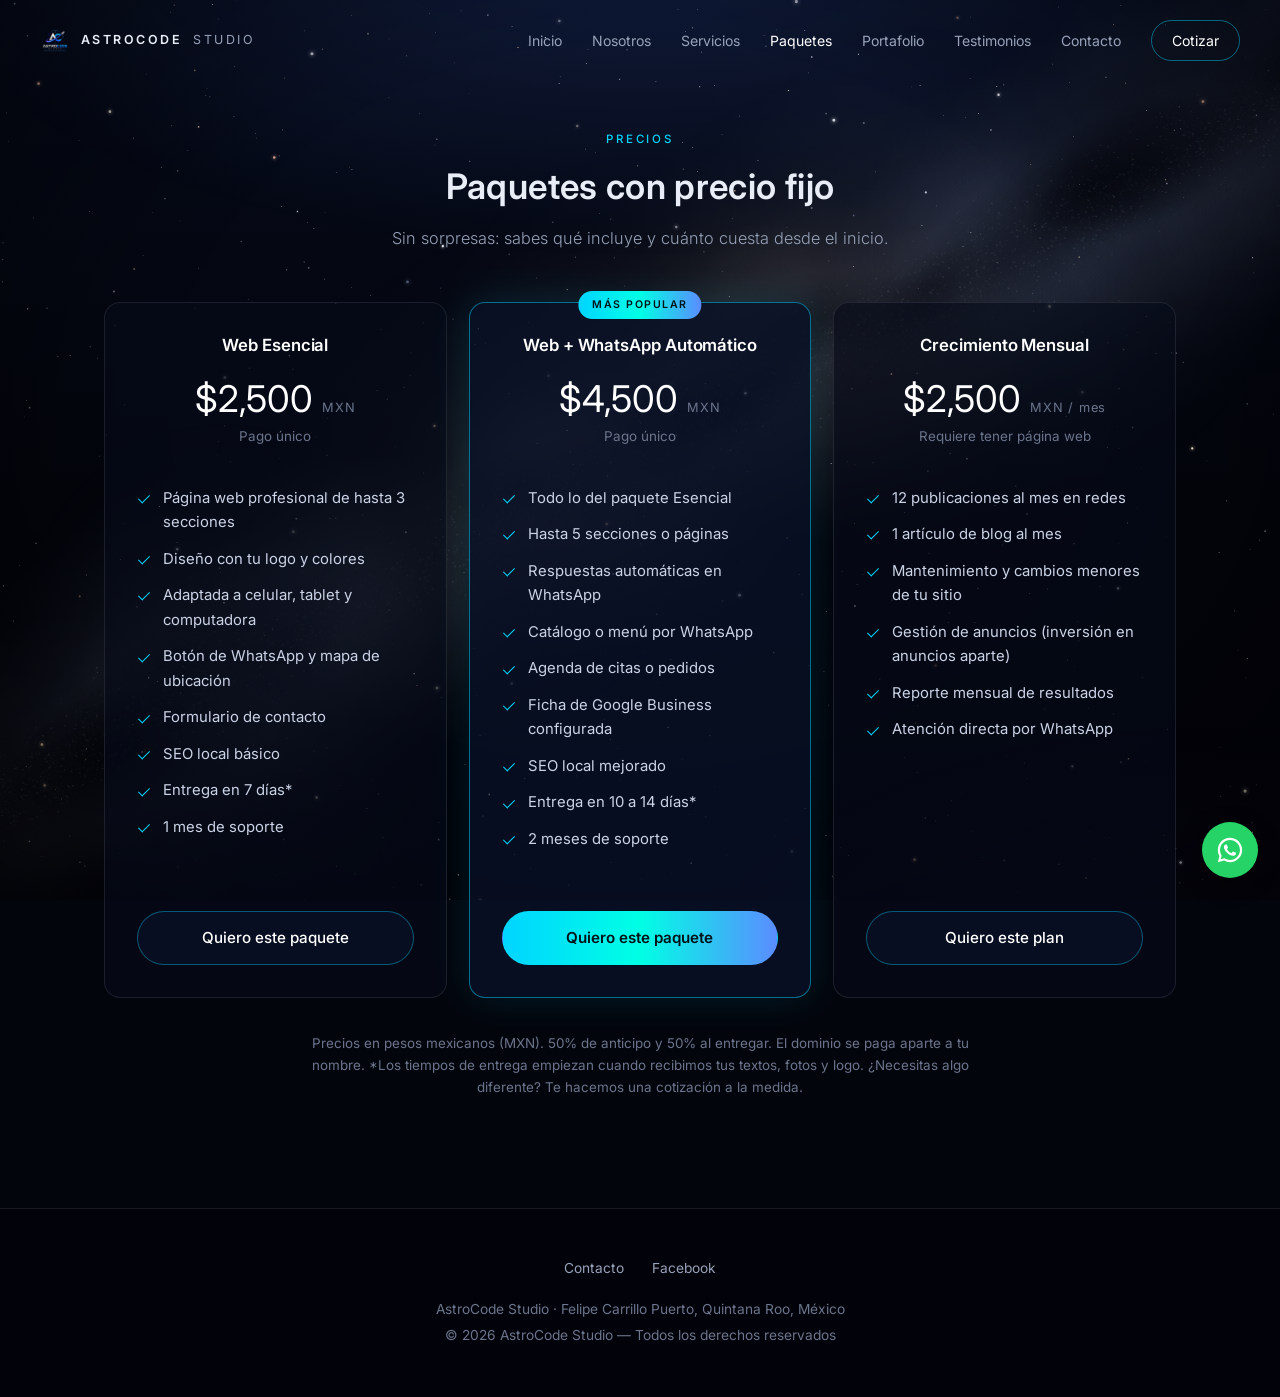
<file: Paquete.html>
<!DOCTYPE html>
<html lang="es">
<head>
<meta charset="UTF-8">
<meta name="viewport" content="width=device-width, initial-scale=1.0">
<title>Paquetes y precios | Páginas web y WhatsApp automático — AstroCode Studio</title>
<meta name="description" content="Paquetes con precio fijo: página web desde $2,500 MXN, web con WhatsApp automático y plan mensual de contenido y marketing para negocios de Quintana Roo.">
<meta name="theme-color" content="#050816">
<link rel="canonical" href="https://astrocodestudio.vercel.app/Paquete.html">

<meta property="og:type" content="website">
<meta property="og:locale" content="es_MX">
<meta property="og:site_name" content="AstroCode Studio">
<meta property="og:title" content="Paquetes y precios | Páginas web y WhatsApp automático — AstroCode Studio">
<meta property="og:description" content="Paquetes con precio fijo: página web desde $2,500 MXN, web con WhatsApp automático y plan mensual de contenido y marketing para negocios de Quintana Roo.">
<meta property="og:url" content="https://astrocodestudio.vercel.app/Paquete.html">
<meta property="og:image" content="https://astrocodestudio.vercel.app/logo-512.png">
<meta name="twitter:card" content="summary">

<link rel="icon" type="image/png" href="[data-uri]">
<link rel="preconnect" href="https://fonts.googleapis.com">
<link rel="preconnect" href="https://fonts.gstatic.com" crossorigin>
<link href="https://fonts.googleapis.com/css2?family=Instrument+Serif:ital@0;1&family=Inter:wght@300;400;500;600&display=swap" rel="stylesheet">
<script>document.documentElement.className+=" js";</script>
<style>
/* =====================================================
   ASTROCODE STUDIO - ESTILOS
   Cielo nocturno, sobrio y elegante
===================================================== */

:root{
  --bg:#03050c;
  --text:#e9edf7;
  --muted:#98a2b8;
  --faint:#6b758c;
  --line:rgba(255,255,255,.09);
  --line-strong:rgba(255,255,255,.2);
  --card:rgba(8,12,26,.62);
  --accent:#00d4ff;
  --accent-soft:#8eeaff;
  --serif:'Orbitron','Inter',sans-serif;
  --grad:linear-gradient(90deg,#00d4ff,#00ffe5,#5b8cff);
}

*{margin:0;padding:0;box-sizing:border-box;}

html{
  scroll-behavior:smooth;
  background:var(--bg) linear-gradient(180deg,#060b1a 0%,#03050c 55%,#02030a 100%) fixed;
  min-height:100%;
}

body{
  font-family:'Inter',system-ui,sans-serif;
  background:transparent;
  color:var(--text);
  overflow-x:hidden;
  line-height:1.65;
  -webkit-font-smoothing:antialiased;
}

h1,h2{
  font-family:var(--serif);
  font-weight:600;
  letter-spacing:.01em;
  line-height:1.2;
}
h1 em,h2 em{font-style:italic;color:var(--accent-soft);}

h2{font-size:clamp(1.5rem,3.4vw,2.2rem);margin-bottom:14px;}
h3{font-size:1.05rem;font-weight:600;letter-spacing:-.005em;line-height:1.3;}

a{color:inherit;}

/* ===== LOADER (intro original) ===== */
#loader{
  position:fixed;
  inset:0;
  background:#000;
  display:flex;
  justify-content:center;
  align-items:center;
  z-index:9999;
  animation:loaderOut .9s ease 3.1s forwards;
}
#loader img{width:200px;animation:intro 3s forwards;}

@keyframes intro{
  0%{opacity:0;transform:scale(.6);filter:blur(20px);}
  60%{opacity:1;transform:scale(1.05);}
  100%{transform:scale(1);filter:drop-shadow(0 0 30px #00d4ff);}
}
@keyframes loaderOut{to{opacity:0;visibility:hidden;}}

/* el hero y el cielo aparecen cuando termina el intro */
.home .hero{opacity:0;animation:heroIn 1s ease 3.4s forwards;}
@keyframes heroIn{to{opacity:1;}}

/* ===== FONDO: CIELO ===== */
.space-deco{
  position:fixed;
  inset:0;
  z-index:-2;
  pointer-events:none;
}
.sky-glow{
  position:absolute;
  inset:0;
  background:
    radial-gradient(ellipse 85% 55% at 50% -10%,rgba(44,74,146,.30),transparent 70%),
    radial-gradient(ellipse 60% 45% at 95% 112%,rgba(58,42,104,.18),transparent 70%);
}

#stars{
  position:fixed;
  inset:0;
  width:100%;
  height:100%;
  z-index:-1;
}

.vignette{
  position:fixed;
  inset:0;
  z-index:-1;
  pointer-events:none;
  background:radial-gradient(ellipse at 50% 45%,transparent 52%,rgba(0,0,0,.55) 100%);
}

/* ===== HEADER ===== */
header{
  position:fixed;
  top:0;
  width:100%;
  padding:20px 40px;
  display:flex;
  justify-content:space-between;
  align-items:center;
  z-index:1000;
  border-bottom:1px solid transparent;
  transition:background .35s,border-color .35s,padding .35s;
}
header.scrolled{
  padding:13px 40px;
  background:rgba(3,5,12,.8);
  backdrop-filter:blur(14px);
  -webkit-backdrop-filter:blur(14px);
  border-bottom-color:var(--line);
}

.logo{
  display:flex;
  align-items:center;
  gap:11px;
  font-size:.78rem;
  font-weight:600;
  letter-spacing:.2em;
  text-transform:uppercase;
  color:var(--text);
  text-decoration:none;
}
.logo b{font-weight:400;color:var(--muted);}
.logo img{width:30px;height:30px;}

/* ===== NAV ===== */
nav{display:flex;gap:30px;align-items:center;}

nav a{
  color:var(--muted);
  text-decoration:none;
  font-size:.88rem;
  transition:color .25s;
}
nav a:hover,
nav a.current{color:#fff;}

nav a.nav-cta{
  color:#fff;
  padding:8px 20px;
  border:1px solid rgba(0,212,255,.45);
  border-radius:999px;
  transition:background .25s,color .25s,border-color .25s;
}
nav a.nav-cta:hover{background:var(--grad);color:#00121a;border-color:transparent;}

.menu-toggle{
  display:none;
  font-size:1.5rem;
  cursor:pointer;
  background:none;
  border:none;
  color:#fff;
  line-height:1;
}

/* ===== HERO ===== */
.hero{
  min-height:100vh;
  display:flex;
  justify-content:center;
  align-items:center;
  text-align:center;
  padding-top:100px;
}

.hero img{
  width:130px;
  height:130px;
  filter:drop-shadow(0 0 22px rgba(0,212,255,.35));
}

.hero h1{
  font-size:clamp(1.9rem,5vw,3rem);
  margin-top:12px;
  background:var(--grad);
  -webkit-background-clip:text;
  background-clip:text;
  -webkit-text-fill-color:transparent;
}

.subtext{
  max-width:650px;
  color:var(--muted);
  margin:18px auto 0;
  font-size:1.02rem;
  font-weight:300;
}

#dynamic-text{
  color:var(--accent);
  margin-top:18px;
  min-height:1.6em;
  font-weight:500;
  transition:opacity .3s;
}

.hero .btn{margin-top:28px;}

/* ===== BOTONES ===== */
.btn{
  display:inline-block;
  margin-top:25px;
  padding:13px 32px;
  border-radius:30px;
  border:1px solid rgba(0,212,255,.38);
  background:rgba(14,20,46,.55);
  color:#fff;
  cursor:pointer;
  transition:background .25s,color .25s,border-color .25s,box-shadow .25s,transform .25s;
  text-decoration:none;
  font-family:inherit;
  font-size:.95rem;
  font-weight:500;
  text-align:center;
}
.btn:hover{
  background:var(--grad);
  color:#00121a;
  border-color:transparent;
  box-shadow:0 8px 28px rgba(0,212,255,.25);
}

.btn-primary{
  background:var(--grad);
  color:#00121a;
  border-color:transparent;
  font-weight:600;
}
.btn-primary:hover{
  filter:brightness(1.08);
  transform:translateY(-1px);
  box-shadow:0 10px 32px rgba(0,212,255,.38);
}

/* chispas del botón Bienvenidos */
.particle{
  position:fixed;
  width:6px;
  height:6px;
  border-radius:50%;
  background:#00e5ff;
  box-shadow:0 0 10px #00e5ff;
  pointer-events:none;
  z-index:2000;
  animation:spark 1s ease-out forwards;
}
@keyframes spark{to{transform:translate(var(--dx),var(--dy)) scale(0);opacity:0;}}

/* ===== SECCIONES ===== */
section{
  padding:130px 24px 70px;
  max-width:1120px;
  margin:auto;
}
section.tight{padding-top:84px;}

.section-title{text-align:center;}

.eyebrow{
  display:block;
  text-align:center;
  color:var(--accent);
  font-size:.72rem;
  font-weight:500;
  letter-spacing:.26em;
  margin-bottom:16px;
}

/* ===== GRID ===== */
.grid{
  display:grid;
  grid-template-columns:repeat(auto-fit,minmax(290px,1fr));
  gap:22px;
  margin-top:50px;
}
.grid-4{grid-template-columns:repeat(auto-fit,minmax(230px,1fr));}

/* ===== TARJETAS ===== */
.card{
  background:var(--card);
  padding:32px;
  border-radius:16px;
  border:1px solid var(--line);
  text-align:left;
  position:relative;
  transition:transform .3s,border-color .3s,background .3s;
}
.card:hover{
  transform:translateY(-3px);
  border-color:var(--line-strong);
  background:rgba(12,17,34,.7);
}
.card.no-tilt:hover{transform:none;}

.card p{color:var(--muted);margin-top:12px;font-size:.96rem;}
.card h3{color:#fff;}
.card .btn{margin-top:22px;}

.card-wide{grid-column:1 / -1;}

/* ===== ICONOS ===== */
.ico{
  width:46px;
  height:46px;
  border-radius:12px;
  display:flex;
  align-items:center;
  justify-content:center;
  margin-bottom:22px;
  color:var(--accent);
  border:1px solid var(--line);
  background:rgba(255,255,255,.03);
}

/* ===== PASOS ===== */
.step-num{
  display:block;
  font-family:var(--serif);
  font-size:1.8rem;
  line-height:1;
  color:var(--accent);
  margin-bottom:18px;
}

/* ===== CHIPS ===== */
.chips{
  display:flex;
  flex-wrap:wrap;
  gap:10px;
  justify-content:center;
  margin-top:34px;
}
.chip{
  padding:8px 18px;
  border-radius:999px;
  border:1px solid var(--line);
  background:rgba(8,12,26,.5);
  color:var(--muted);
  font-size:.86rem;
}

/* ===== CTA FINAL ===== */
.welcome-box{
  padding:72px 30px;
  border-radius:20px;
  background:rgba(8,12,26,.6);
  border:1px solid var(--line);
  text-align:center;
}
.welcome-box p{color:var(--muted);max-width:560px;margin:14px auto 0;font-weight:300;}

/* ===== FAQ ===== */
.faq{max-width:780px;margin:46px auto 0;}

.faq details{
  background:var(--card);
  border-radius:12px;
  padding:20px 24px;
  margin-bottom:10px;
  border:1px solid var(--line);
  transition:border-color .25s;
}
.faq details[open]{border-color:var(--line-strong);}
.faq summary{cursor:pointer;font-weight:500;list-style:none;}
.faq summary::-webkit-details-marker{display:none;}
.faq summary::after{content:"+";float:right;color:var(--accent);font-size:1.3rem;line-height:1;}
.faq details[open] summary::after{content:"–";}
.faq details p{color:var(--muted);margin-top:12px;font-size:.96rem;}

/* ===== PORTAFOLIO ===== */
.thumb{
  height:190px;
  border-radius:12px;
  margin-bottom:22px;
  display:flex;
  align-items:center;
  justify-content:center;
  font-family:var(--serif);
  font-size:1.5rem;
  letter-spacing:.1em;
  color:#fff;
  background:linear-gradient(135deg,#0a1226,#112046);
  border:1px solid var(--line);
  overflow:hidden;
}
.thumb img{width:100%;height:100%;object-fit:cover;}
.thumb-alt{background:linear-gradient(135deg,#130d2b,#241a52);}

.tag{
  display:inline-block;
  padding:3px 12px;
  border-radius:999px;
  font-size:.7rem;
  letter-spacing:.06em;
  border:1px solid var(--line);
  color:var(--accent);
  margin-bottom:12px;
}

/* ===== FORM ===== */
.contact-form{max-width:520px;margin:auto;text-align:left;}

.contact-form input,
.contact-form textarea,
.contact-form select{
  width:100%;
  padding:14px 16px;
  margin:8px 0;
  border-radius:10px;
  border:1px solid var(--line);
  background:rgba(255,255,255,.035);
  color:#fff;
  font-family:inherit;
  font-size:.98rem;
  transition:border-color .2s,background .2s;
}
.contact-form input:focus,
.contact-form textarea:focus,
.contact-form select:focus{
  outline:none;
  border-color:var(--accent);
  background:rgba(255,255,255,.055);
}
.contact-form select option{background:#0a0f24;}

/* ===== PAQUETES ===== */
.packages{text-align:center;}
.packages h2{margin-bottom:14px;}

.package-card{
  display:flex;
  flex-direction:column;
  text-align:center;
}
.package-card .card-content{display:flex;flex-direction:column;flex:1;}

.card .package-price{
  font-family:var(--serif);
  font-size:2.3rem;
  line-height:1.1;
  margin:22px 0 6px;
  color:#fff;
}
.card .package-price small{
  font-family:'Inter',sans-serif;
  font-size:.8rem;
  color:var(--faint);
  letter-spacing:.06em;
}
.card .package-note{font-size:.84rem;margin-top:0;color:var(--faint);}

.package-list{list-style:none;margin:26px 0;text-align:left;flex:1;}
.package-list li{
  position:relative;
  padding-left:26px;
  margin:12px 0;
  color:#cbd3e6;
  font-size:.93rem;
}
.package-list li::before{
  content:"";
  position:absolute;
  left:4px;
  top:.42em;
  width:5px;
  height:10px;
  border:solid var(--accent);
  border-width:0 1.5px 1.5px 0;
  transform:rotate(45deg);
}

.package-pro{
  border-color:rgba(0,212,255,.5);
  background:rgba(10,18,40,.75);
  box-shadow:0 0 40px rgba(0,212,255,.12);
}

.package-badge{
  position:absolute;
  top:-12px;
  left:50%;
  transform:translateX(-50%);
  white-space:nowrap;
  background:var(--grad);
  color:#00121a;
  padding:5px 14px;
  border-radius:999px;
  font-size:.66rem;
  font-weight:600;
  letter-spacing:.14em;
}

.package-btn{width:100%;}

.fine-print{
  text-align:center;
  color:var(--faint);
  font-size:.84rem;
  max-width:700px;
  margin:34px auto 0;
}

/* ===== WHATSAPP FLOTANTE ===== */
.wa-float{
  position:fixed;
  right:22px;
  bottom:22px;
  width:56px;
  height:56px;
  border-radius:50%;
  background:#25D366;
  display:flex;
  align-items:center;
  justify-content:center;
  box-shadow:0 6px 22px rgba(0,0,0,.45);
  z-index:900;
  transition:transform .2s;
}
.wa-float:hover{transform:scale(1.07);}

/* ===== FOOTER ===== */
footer{
  text-align:center;
  padding:48px 20px 50px;
  margin-top:40px;
  color:var(--faint);
  font-size:.86rem;
  border-top:1px solid var(--line);
  background:rgba(2,3,10,.55);
}
footer a{color:var(--muted);text-decoration:none;transition:color .2s;}
footer a:hover{color:#fff;}
footer p{margin-top:4px;}
.footer-links{
  display:flex;
  gap:28px;
  justify-content:center;
  flex-wrap:wrap;
  margin-bottom:18px;
}

/* ===== APARICIÓN SUAVE AL HACER SCROLL ===== */
.js .reveal{
  opacity:0;
  transform:translateY(14px);
  transition:opacity .7s ease,transform .7s ease;
}
.js .reveal.in{opacity:1;transform:none;}

/* ===== MOBILE ===== */
@media(max-width:900px){

  header,
  header.scrolled{padding:14px 20px;}
  .menu-toggle{display:block;}

  nav{
    position:absolute;
    top:100%;
    right:16px;
    background:rgba(5,8,20,.97);
    border:1px solid var(--line);
    flex-direction:column;
    align-items:flex-start;
    padding:22px 26px;
    border-radius:14px;
    display:none;
    gap:18px;
    min-width:190px;
  }
  nav.active{display:flex;}

  .grid{grid-template-columns:1fr;}
  section{padding-top:100px;}
  section.tight{padding-top:56px;}
  .card{padding:26px;}
  .trust{margin-top:44px;}
  .trust span:not(:last-child)::after{margin:0 12px;}
}

@media(prefers-reduced-motion:reduce){
  *{animation-duration:.01ms !important;animation-iteration-count:1 !important;scroll-behavior:auto !important;transition:none !important;}
  .js .reveal{opacity:1;transform:none;}
}

/* ===== MENSAJE DE FORMULARIO ENVIADO ===== */
.form-ok{
  margin:18px auto 0;
  max-width:520px;
  padding:18px 22px;
  border-radius:12px;
  border:1px solid rgba(0,212,255,.4);
  background:rgba(0,212,255,.07);
  color:#fff;
  text-align:center;
}
.form-ok[hidden]{display:none;}

@media(prefers-reduced-motion:reduce){
  #loader{display:none;}
  .home .hero{opacity:1;animation:none;}
}

#formulario h3{text-align:center;}

</style>

</head>
<body>

<div class="space-deco" aria-hidden="true"><div class="sky-glow"></div></div>
<canvas id="stars" aria-hidden="true"></canvas>
<div class="vignette" aria-hidden="true"></div>

<header>
<a class="logo" href="index.html"><img src="[data-uri]" alt="">AstroCode <b>Studio</b></a>
<button class="menu-toggle" aria-label="Abrir menú" aria-expanded="false" aria-controls="nav">☰</button>
<nav id="nav">
<a href="index.html">Inicio</a>
<a href="Nosotros.html">Nosotros</a>
<a href="Servicios.html">Servicios</a>
<a href="Paquete.html">Paquetes</a>
<a href="Portafolio.html">Portafolio</a>
<a href="Testimonios.html">Testimonios</a>
<a href="Contacto.html">Contacto</a>
<a class="nav-cta" href="Contacto.html">Cotizar</a>
</nav>
</header>

<section class="packages">

<span class="eyebrow">PRECIOS</span>
<h2>Paquetes con precio fijo</h2>

<p class="subtext">
Sin sorpresas: sabes qué incluye y cuánto cuesta desde el inicio.
</p>

<div class="grid">

<!-- ESENCIAL -->
<div class="card package-card">
<div class="card-content">

<h3>Web Esencial</h3>

<p class="package-price">$2,500 <small>MXN</small></p>
<p class="package-note">Pago único</p>

<ul class="package-list">
<li>Página web profesional de hasta 3 secciones</li>
<li>Diseño con tu logo y colores</li>
<li>Adaptada a celular, tablet y computadora</li>
<li>Botón de WhatsApp y mapa de ubicación</li>
<li>Formulario de contacto</li>
<li>SEO local básico</li>
<li>Entrega en 7 días*</li>
<li>1 mes de soporte</li>
</ul>

<a class="btn package-btn" href="Contacto.html?servicio=P%C3%A1gina%20web">Quiero este paquete</a>

</div>
</div>

<!-- WEB + WHATSAPP -->
<div class="card package-card package-pro">

<div class="package-badge">MÁS POPULAR</div>

<div class="card-content">

<h3>Web + WhatsApp Automático</h3>

<p class="package-price">$4,500 <small>MXN</small></p>
<p class="package-note">Pago único</p>

<ul class="package-list">
<li>Todo lo del paquete Esencial</li>
<li>Hasta 5 secciones o páginas</li>
<li>Respuestas automáticas en WhatsApp</li>
<li>Catálogo o menú por WhatsApp</li>
<li>Agenda de citas o pedidos</li>
<li>Ficha de Google Business configurada</li>
<li>SEO local mejorado</li>
<li>Entrega en 10 a 14 días*</li>
<li>2 meses de soporte</li>
</ul>

<a class="btn btn-primary package-btn" href="Contacto.html?servicio=Web%20%2B%20WhatsApp%20autom%C3%A1tico">Quiero este paquete</a>

</div>
</div>

<!-- MENSUAL -->
<div class="card package-card">
<div class="card-content">

<h3>Crecimiento Mensual</h3>

<p class="package-price">$2,500 <small>MXN / mes</small></p>
<p class="package-note">Requiere tener página web</p>

<ul class="package-list">
<li>12 publicaciones al mes en redes</li>
<li>1 artículo de blog al mes</li>
<li>Mantenimiento y cambios menores de tu sitio</li>
<li>Gestión de anuncios (inversión en anuncios aparte)</li>
<li>Reporte mensual de resultados</li>
<li>Atención directa por WhatsApp</li>
</ul>

<a class="btn package-btn" href="Contacto.html?servicio=Plan%20mensual%20de%20contenido%20y%20marketing">Quiero este plan</a>

</div>
</div>

</div>

<p class="fine-print">
Precios en pesos mexicanos (MXN). 50% de anticipo y 50% al entregar. El dominio se paga aparte a tu nombre.
*Los tiempos de entrega empiezan cuando recibimos tus textos, fotos y logo.
¿Necesitas algo diferente? Te hacemos una cotización a la medida.
</p>

</section>

<footer>
<div class="footer-links">
<a href="Contacto.html">Contacto</a>
<a href="https://www.facebook.com/p/AstroCode-Studio-P%C3%A1ginas-Web-y-Blogs-61589007658422/" target="_blank" rel="noopener">Facebook</a>
</div>
<p>AstroCode Studio · Felipe Carrillo Puerto, Quintana Roo, México</p>
<p>© 2026 AstroCode Studio — Todos los derechos reservados</p>
</footer>

<script src="config.js"></script>
<script>
/* =====================================================
   ASTROCODE STUDIO - SCRIPT COMPARTIDO (todas las páginas)
===================================================== */
(function () {
  "use strict";

  var cfg = window.ASTRO || {};

  /* ---------- MENÚ MÓVIL ---------- */
  var toggle = document.querySelector(".menu-toggle");
  var nav = document.getElementById("nav");

  if (toggle && nav) {
    toggle.addEventListener("click", function () {
      var open = nav.classList.toggle("active");
      toggle.setAttribute("aria-expanded", open ? "true" : "false");
    });
    nav.addEventListener("click", function (e) {
      if (e.target.tagName === "A") {
        nav.classList.remove("active");
        toggle.setAttribute("aria-expanded", "false");
      }
    });
  }

  /* ---------- LINK ACTIVO EN EL MENÚ ---------- */
  var page = location.pathname.split("/").pop() || "index.html";
  var links = document.querySelectorAll("#nav a:not(.nav-cta)");
  for (var i = 0; i < links.length; i++) {
    if (links[i].getAttribute("href") === page) {
      links[i].classList.add("current");
      links[i].setAttribute("aria-current", "page");
    }
  }

  /* ---------- WHATSAPP ---------- */
  var num = String(cfg.whatsapp || "").replace(/\D/g, "");
  var waReady = /^\d{10,15}$/.test(num);

  function waUrl(msg) {
    return "https://wa.me/" + num + "?text=" + encodeURIComponent(msg || cfg.defaultMessage || "");
  }

  /* Cualquier <a data-wa="mensaje"> se convierte en link de WhatsApp.
     Si aún no configuras el número, conserva su href de respaldo (Contacto). */
  var waLinks = document.querySelectorAll("[data-wa]");
  for (var j = 0; j < waLinks.length; j++) {
    if (waReady) {
      var msg = waLinks[j].getAttribute("data-wa");
      waLinks[j].href = waUrl(msg === "1" || msg === "" ? "" : msg);
      waLinks[j].target = "_blank";
      waLinks[j].rel = "noopener";
    }
  }

  /* Botón flotante */
  if (waReady) {
    var fab = document.createElement("a");
    fab.className = "wa-float";
    fab.href = waUrl();
    fab.target = "_blank";
    fab.rel = "noopener";
    fab.setAttribute("aria-label", "Escríbenos por WhatsApp");
    fab.innerHTML =
      '<svg viewBox="0 0 32 32" width="30" height="30" aria-hidden="true" fill="#fff">' +
      '<path d="M16.004 3C8.832 3 3 8.83 3 16c0 2.29.6 4.52 1.74 6.49L3 29l6.7-1.72A12.94 12.94 0 0 0 16 29c7.17 0 13-5.83 13-13S23.17 3 16.004 3zm0 23.6c-1.95 0-3.86-.53-5.53-1.52l-.4-.24-3.98 1.02 1.06-3.88-.26-.4A10.57 10.57 0 0 1 5.4 16c0-5.9 4.8-10.6 10.6-10.6S26.6 10.1 26.6 16 21.9 26.6 16.004 26.6zm5.8-7.93c-.32-.16-1.88-.93-2.17-1.03-.29-.11-.5-.16-.72.16-.21.32-.82 1.03-1 1.24-.19.21-.37.24-.69.08-.32-.16-1.35-.5-2.57-1.58-.95-.85-1.59-1.9-1.77-2.22-.19-.32-.02-.49.14-.65.14-.14.32-.37.48-.56.16-.19.21-.32.32-.53.1-.21.05-.4-.03-.56-.08-.16-.72-1.74-.99-2.38-.26-.63-.52-.54-.72-.55h-.61c-.21 0-.56.08-.85.4-.29.32-1.11 1.09-1.11 2.65s1.14 3.07 1.3 3.29c.16.21 2.24 3.42 5.43 4.8.76.33 1.35.52 1.81.67.76.24 1.45.21 2 .13.61-.09 1.88-.77 2.14-1.51.27-.74.27-1.38.19-1.51-.08-.13-.29-.21-.61-.37z"/></svg>';
    document.body.appendChild(fab);
  }

  /* ---------- FORMULARIO DE CONTACTO ---------- */
  var form = document.getElementById("contact-form");
  if (form) {
    var params = new URLSearchParams(window.location.search);
    var srv = params.get("servicio");
    var sel = form.querySelector("select[name=service]");
    if (srv && sel) {
      for (var o = 0; o < sel.options.length; o++) {
        if (sel.options[o].text === srv) { sel.selectedIndex = o; break; }
      }
    }
    if (params.get("enviado") === "1") {
      var ok = document.getElementById("form-ok");
      if (ok) ok.hidden = false;
      form.style.display = "none";
    }
  }

  var reduce = window.matchMedia && window.matchMedia("(prefers-reduced-motion: reduce)").matches;
  var scrollY = 0;
  var header = document.querySelector("header");

  function onScroll() {
    scrollY = window.pageYOffset || 0;
    if (header) header.classList.toggle("scrolled", scrollY > 12);
  }
  window.addEventListener("scroll", onScroll, { passive: true });
  onScroll();

  /* =====================================================
     CIELO NOCTURNO
     - Estrellas con magnitudes y colores espectrales reales
     - Vía Láctea generada una vez (polvo, franjas oscuras, estrellas débiles)
     - Todo el cielo gira muy despacio, como la rotación de la Tierra
     - Un meteoro tenue de vez en cuando
  ===================================================== */
  var canvas = document.getElementById("stars");

  if (canvas && canvas.getContext) {
    var ctx = canvas.getContext("2d");
    var W = 0, H = 0, R = 0, dpr = Math.min(window.devicePixelRatio || 1, 2);
    var small = window.innerWidth < 700;
    var stars = [], milky = null, meteor = null;
    var mx = 0, my = 0, tx = 0, ty = 0, time = 0;
    var lastW = 0;

    function rand(a, b) { return a + Math.random() * (b - a); }
    function gauss() { return (Math.random() + Math.random() + Math.random() - 1.5) / 1.5; }

    /* tipo espectral: azul-blanca, blanca, amarilla, naranja, rojiza */
    var SPECTRAL = [
      [0.09, "190,208,255"],
      [0.62, "244,246,255"],
      [0.82, "255,243,214"],
      [0.94, "255,214,170"],
      [1.00, "255,190,160"]
    ];
    function pickColor() {
      var r = Math.random();
      for (var i = 0; i < SPECTRAL.length; i++) if (r < SPECTRAL[i][0]) return SPECTRAL[i][1];
      return "255,255,255";
    }

    function size() {
      W = window.innerWidth;
      H = window.innerHeight;
      canvas.width = W * dpr;
      canvas.height = H * dpr;
      canvas.style.width = W + "px";
      canvas.style.height = H + "px";
      ctx.setTransform(dpr, 0, 0, dpr, 0, 0);
    }

    function makeMilkyWay(radius) {
      var S = Math.min(2000, Math.round(radius * 2));
      var scale = S / (radius * 2);
      var g = document.createElement("canvas");
      g.width = g.height = S;
      var c = g.getContext("2d");
      c.translate(S / 2, S / 2);
      c.scale(scale, scale);
      c.rotate(-0.5);

      var L = radius * 1.05;
      var bw = radius * 0.17;

      /* resplandor difuso de la banda */
      c.globalCompositeOperation = "lighter";
      for (var i = 0; i < 80; i++) {
        var t = rand(-1, 1);
        var x = t * L;
        var y = gauss() * bw * 0.9;
        var rad = rand(0.35, 0.95) * radius * 0.3;
        var core = 1 - Math.abs(t) * 0.55;
        var al = rand(0.022, 0.055) * core;
        var warm = Math.abs(t) < 0.35 && Math.random() < 0.6;
        var col = warm ? "226,206,186" : "168,188,232";
        var gr = c.createRadialGradient(x, y, 0, x, y, rad);
        gr.addColorStop(0, "rgba(" + col + "," + al + ")");
        gr.addColorStop(1, "rgba(" + col + ",0)");
        c.fillStyle = gr;
        c.fillRect(x - rad, y - rad, rad * 2, rad * 2);
      }

      /* franjas de polvo oscuro */
      c.globalCompositeOperation = "source-over";
      for (var d = 0; d < 26; d++) {
        var dx = rand(-L, L) * 0.9;
        var dy = gauss() * bw * 0.4;
        var dr = rand(0.12, 0.3) * radius * 0.3;
        c.save();
        c.translate(dx, dy);
        c.rotate(rand(-0.4, 0.4));
        c.scale(rand(1.6, 3.4), 1);
        var dg = c.createRadialGradient(0, 0, 0, 0, 0, dr);
        dg.addColorStop(0, "rgba(3,5,12,.38)");
        dg.addColorStop(1, "rgba(3,5,12,0)");
        c.fillStyle = dg;
        c.fillRect(-dr, -dr, dr * 2, dr * 2);
        c.restore();
      }

      /* estrellas muy débiles concentradas en la banda */
      var n = small ? 2600 : 5400;
      for (var k = 0; k < n; k++) {
        var sx = rand(-L, L);
        var sy = gauss() * bw * 0.55 * (1.1 - Math.abs(sx) / L * 0.35);
        var a2 = rand(0.07, 0.45);
        var sz = rand(0.35, 0.8);
        c.fillStyle = "rgba(232,238,255," + a2 + ")";
        c.fillRect(sx, sy, sz, sz);
      }
      return g;
    }

    function build() {
      R = Math.hypot(W, Math.max(H, window.screen ? window.screen.height : H)) / 2 + 40;
      var count = Math.round(Math.PI * R * R / (small ? 2900 : 1900));
      stars = [];
      for (var i = 0; i < count; i++) {
        var a = Math.random() * 6.2832;
        var d = Math.sqrt(Math.random()) * R;
        var big = Math.pow(Math.random(), 9);
        var c = pickColor();
        stars.push({
          x: Math.cos(a) * d,
          y: Math.sin(a) * d,
          r: 0.35 + big * 1.25,
          a: 0.34 + Math.pow(Math.random(), 2) * 0.66,
          c: c,
          cs: "rgba(" + c + ",",
          tw: Math.random() < 0.45 ? rand(0.8, 3) : 0,
          ph: Math.random() * 6.2832
        });
      }
      milky = makeMilkyWay(R);
    }

    function setup() {
      size();
      build();
      lastW = W;
    }
    setup();

    function spawnMeteor() {
      var sp = rand(13, 18);
      var ang = rand(0.35, 0.7);
      meteor = {
        x: rand(W * 0.15, W * 0.85),
        y: rand(H * 0.05, H * 0.35),
        vx: Math.cos(ang) * sp * (Math.random() < 0.5 ? 1 : -1),
        vy: Math.sin(ang) * sp,
        life: 0,
        max: rand(26, 40)
      };
    }
    function scheduleMeteor(ms) {
      setTimeout(function () {
        if (!document.hidden) spawnMeteor();
        scheduleMeteor(rand(26000, 46000));
      }, ms);
    }

    if (!reduce) {
      window.addEventListener("mousemove", function (e) {
        tx = e.clientX / W - 0.5;
        ty = e.clientY / H - 0.5;
      });
      scheduleMeteor(9000);
    }

    function frame() {
      time += 0.016;
      mx += (tx - mx) * 0.04;
      my += (ty - my) * 0.04;
      ctx.clearRect(0, 0, W, H);

      var ang = (reduce ? 0 : time * 0.0012) + scrollY * 0.00003;
      ctx.save();
      ctx.translate(W / 2 - mx * 3, H / 2 - my * 3);
      ctx.rotate(ang);

      ctx.globalAlpha = 0.92;
      ctx.drawImage(milky, -R, -R, R * 2, R * 2);
      ctx.globalAlpha = 1;

      for (var n = 0; n < stars.length; n++) {
        var s = stars[n];
        var tw = s.tw ? 1 + 0.16 * Math.sin(time * s.tw + s.ph) : 1;
        var al = Math.min(1, s.a * tw);
        ctx.fillStyle = s.cs + al + ")";
        if (s.r < 0.8) {
          ctx.fillRect(s.x - s.r, s.y - s.r, s.r * 2, s.r * 2);
        } else {
          ctx.beginPath();
          ctx.arc(s.x, s.y, s.r, 0, 6.2832);
          ctx.fill();
          if (s.r > 1.1) {
            var gr = ctx.createRadialGradient(s.x, s.y, 0, s.x, s.y, s.r * 3.6);
            gr.addColorStop(0, s.cs + (al * 0.22) + ")");
            gr.addColorStop(1, s.cs + "0)");
            ctx.fillStyle = gr;
            ctx.fillRect(s.x - s.r * 3.6, s.y - s.r * 3.6, s.r * 7.2, s.r * 7.2);
          }
        }
      }
      ctx.restore();

      /* meteoro */
      if (meteor) {
        meteor.x += meteor.vx;
        meteor.y += meteor.vy;
        meteor.life++;
        var p = meteor.life / meteor.max;
        var a = Math.sin(Math.min(1, p) * Math.PI) * 0.8;
        var ex = meteor.x - meteor.vx * 7, ey = meteor.y - meteor.vy * 7;
        var lg = ctx.createLinearGradient(meteor.x, meteor.y, ex, ey);
        lg.addColorStop(0, "rgba(255,255,255," + a + ")");
        lg.addColorStop(1, "rgba(200,215,255,0)");
        ctx.strokeStyle = lg;
        ctx.lineWidth = 1.1;
        ctx.beginPath();
        ctx.moveTo(meteor.x, meteor.y);
        ctx.lineTo(ex, ey);
        ctx.stroke();
        if (p >= 1) meteor = null;
      }

      if (!reduce) requestAnimationFrame(frame);
    }
    frame();

    window.addEventListener("resize", function () {
      small = window.innerWidth < 700;
      if (window.innerWidth !== lastW) {
        setup();
      } else {
        size();
      }
      if (reduce) frame();
    });
  }

  /* ---------- APARICIÓN SUAVE AL HACER SCROLL ---------- */
  var targets = document.querySelectorAll(".card, .faq details, .welcome-box, .eyebrow, section h2, .chips, .trust");
  if ("IntersectionObserver" in window && !reduce) {
    var io = new IntersectionObserver(function (entries) {
      entries.forEach(function (en) {
        if (en.isIntersecting) {
          var el = en.target;
          el.classList.add("in");
          io.unobserve(el);
          setTimeout(function () { el.classList.remove("reveal", "in"); }, 900);
        }
      });
    }, { threshold: 0.12 });
    for (var t = 0; t < targets.length; t++) {
      targets[t].classList.add("reveal");
      io.observe(targets[t]);
    }
  }
})();

</script>

</body>
</html>
</file>
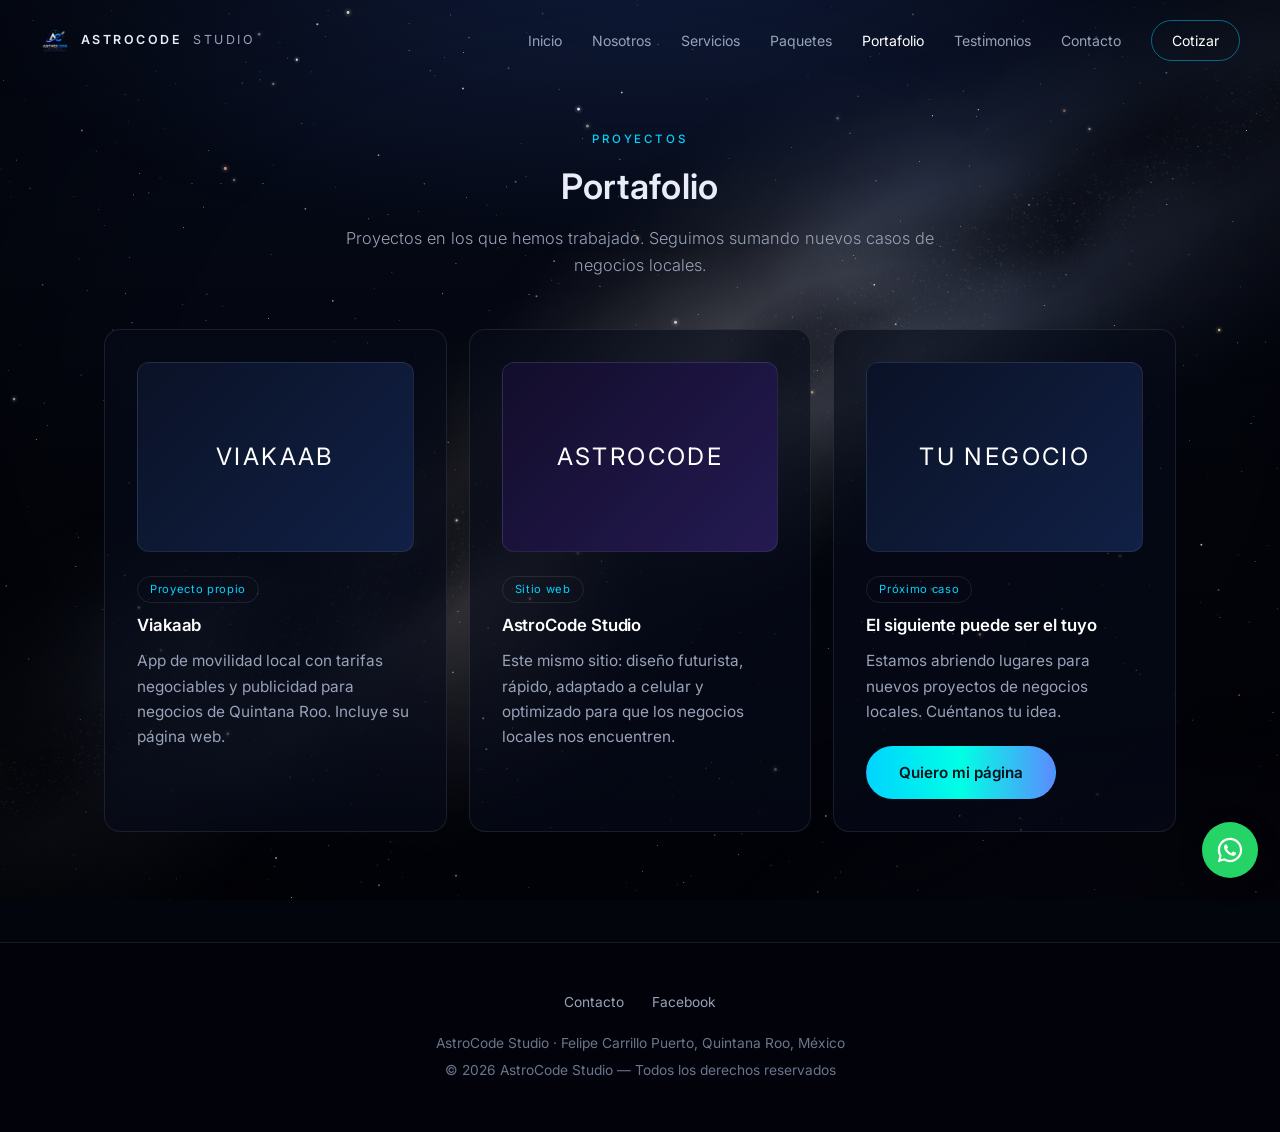
<file: Portafolio.html>
<!DOCTYPE html>
<html lang="es">
<head>
<meta charset="UTF-8">
<meta name="viewport" content="width=device-width, initial-scale=1.0">
<title>Portafolio | Proyectos de AstroCode Studio</title>
<meta name="description" content="Proyectos de AstroCode Studio: desarrollo web y aplicaciones para Quintana Roo. Conoce lo que construimos.">
<meta name="theme-color" content="#050816">
<link rel="canonical" href="https://astrocodestudio.vercel.app/Portafolio.html">

<meta property="og:type" content="website">
<meta property="og:locale" content="es_MX">
<meta property="og:site_name" content="AstroCode Studio">
<meta property="og:title" content="Portafolio | Proyectos de AstroCode Studio">
<meta property="og:description" content="Proyectos de AstroCode Studio: desarrollo web y aplicaciones para Quintana Roo. Conoce lo que construimos.">
<meta property="og:url" content="https://astrocodestudio.vercel.app/Portafolio.html">
<meta property="og:image" content="https://astrocodestudio.vercel.app/logo-512.png">
<meta name="twitter:card" content="summary">

<link rel="icon" type="image/png" href="[data-uri]">
<link rel="preconnect" href="https://fonts.googleapis.com">
<link rel="preconnect" href="https://fonts.gstatic.com" crossorigin>
<link href="https://fonts.googleapis.com/css2?family=Instrument+Serif:ital@0;1&family=Inter:wght@300;400;500;600&display=swap" rel="stylesheet">
<script>document.documentElement.className+=" js";</script>
<style>
/* =====================================================
   ASTROCODE STUDIO - ESTILOS
   Cielo nocturno, sobrio y elegante
===================================================== */

:root{
  --bg:#03050c;
  --text:#e9edf7;
  --muted:#98a2b8;
  --faint:#6b758c;
  --line:rgba(255,255,255,.09);
  --line-strong:rgba(255,255,255,.2);
  --card:rgba(8,12,26,.62);
  --accent:#00d4ff;
  --accent-soft:#8eeaff;
  --serif:'Orbitron','Inter',sans-serif;
  --grad:linear-gradient(90deg,#00d4ff,#00ffe5,#5b8cff);
}

*{margin:0;padding:0;box-sizing:border-box;}

html{
  scroll-behavior:smooth;
  background:var(--bg) linear-gradient(180deg,#060b1a 0%,#03050c 55%,#02030a 100%) fixed;
  min-height:100%;
}

body{
  font-family:'Inter',system-ui,sans-serif;
  background:transparent;
  color:var(--text);
  overflow-x:hidden;
  line-height:1.65;
  -webkit-font-smoothing:antialiased;
}

h1,h2{
  font-family:var(--serif);
  font-weight:600;
  letter-spacing:.01em;
  line-height:1.2;
}
h1 em,h2 em{font-style:italic;color:var(--accent-soft);}

h2{font-size:clamp(1.5rem,3.4vw,2.2rem);margin-bottom:14px;}
h3{font-size:1.05rem;font-weight:600;letter-spacing:-.005em;line-height:1.3;}

a{color:inherit;}

/* ===== LOADER (intro original) ===== */
#loader{
  position:fixed;
  inset:0;
  background:#000;
  display:flex;
  justify-content:center;
  align-items:center;
  z-index:9999;
  animation:loaderOut .9s ease 3.1s forwards;
}
#loader img{width:200px;animation:intro 3s forwards;}

@keyframes intro{
  0%{opacity:0;transform:scale(.6);filter:blur(20px);}
  60%{opacity:1;transform:scale(1.05);}
  100%{transform:scale(1);filter:drop-shadow(0 0 30px #00d4ff);}
}
@keyframes loaderOut{to{opacity:0;visibility:hidden;}}

/* el hero y el cielo aparecen cuando termina el intro */
.home .hero{opacity:0;animation:heroIn 1s ease 3.4s forwards;}
@keyframes heroIn{to{opacity:1;}}

/* ===== FONDO: CIELO ===== */
.space-deco{
  position:fixed;
  inset:0;
  z-index:-2;
  pointer-events:none;
}
.sky-glow{
  position:absolute;
  inset:0;
  background:
    radial-gradient(ellipse 85% 55% at 50% -10%,rgba(44,74,146,.30),transparent 70%),
    radial-gradient(ellipse 60% 45% at 95% 112%,rgba(58,42,104,.18),transparent 70%);
}

#stars{
  position:fixed;
  inset:0;
  width:100%;
  height:100%;
  z-index:-1;
}

.vignette{
  position:fixed;
  inset:0;
  z-index:-1;
  pointer-events:none;
  background:radial-gradient(ellipse at 50% 45%,transparent 52%,rgba(0,0,0,.55) 100%);
}

/* ===== HEADER ===== */
header{
  position:fixed;
  top:0;
  width:100%;
  padding:20px 40px;
  display:flex;
  justify-content:space-between;
  align-items:center;
  z-index:1000;
  border-bottom:1px solid transparent;
  transition:background .35s,border-color .35s,padding .35s;
}
header.scrolled{
  padding:13px 40px;
  background:rgba(3,5,12,.8);
  backdrop-filter:blur(14px);
  -webkit-backdrop-filter:blur(14px);
  border-bottom-color:var(--line);
}

.logo{
  display:flex;
  align-items:center;
  gap:11px;
  font-size:.78rem;
  font-weight:600;
  letter-spacing:.2em;
  text-transform:uppercase;
  color:var(--text);
  text-decoration:none;
}
.logo b{font-weight:400;color:var(--muted);}
.logo img{width:30px;height:30px;}

/* ===== NAV ===== */
nav{display:flex;gap:30px;align-items:center;}

nav a{
  color:var(--muted);
  text-decoration:none;
  font-size:.88rem;
  transition:color .25s;
}
nav a:hover,
nav a.current{color:#fff;}

nav a.nav-cta{
  color:#fff;
  padding:8px 20px;
  border:1px solid rgba(0,212,255,.45);
  border-radius:999px;
  transition:background .25s,color .25s,border-color .25s;
}
nav a.nav-cta:hover{background:var(--grad);color:#00121a;border-color:transparent;}

.menu-toggle{
  display:none;
  font-size:1.5rem;
  cursor:pointer;
  background:none;
  border:none;
  color:#fff;
  line-height:1;
}

/* ===== HERO ===== */
.hero{
  min-height:100vh;
  display:flex;
  justify-content:center;
  align-items:center;
  text-align:center;
  padding-top:100px;
}

.hero img{
  width:130px;
  height:130px;
  filter:drop-shadow(0 0 22px rgba(0,212,255,.35));
}

.hero h1{
  font-size:clamp(1.9rem,5vw,3rem);
  margin-top:12px;
  background:var(--grad);
  -webkit-background-clip:text;
  background-clip:text;
  -webkit-text-fill-color:transparent;
}

.subtext{
  max-width:650px;
  color:var(--muted);
  margin:18px auto 0;
  font-size:1.02rem;
  font-weight:300;
}

#dynamic-text{
  color:var(--accent);
  margin-top:18px;
  min-height:1.6em;
  font-weight:500;
  transition:opacity .3s;
}

.hero .btn{margin-top:28px;}

/* ===== BOTONES ===== */
.btn{
  display:inline-block;
  margin-top:25px;
  padding:13px 32px;
  border-radius:30px;
  border:1px solid rgba(0,212,255,.38);
  background:rgba(14,20,46,.55);
  color:#fff;
  cursor:pointer;
  transition:background .25s,color .25s,border-color .25s,box-shadow .25s,transform .25s;
  text-decoration:none;
  font-family:inherit;
  font-size:.95rem;
  font-weight:500;
  text-align:center;
}
.btn:hover{
  background:var(--grad);
  color:#00121a;
  border-color:transparent;
  box-shadow:0 8px 28px rgba(0,212,255,.25);
}

.btn-primary{
  background:var(--grad);
  color:#00121a;
  border-color:transparent;
  font-weight:600;
}
.btn-primary:hover{
  filter:brightness(1.08);
  transform:translateY(-1px);
  box-shadow:0 10px 32px rgba(0,212,255,.38);
}

/* chispas del botón Bienvenidos */
.particle{
  position:fixed;
  width:6px;
  height:6px;
  border-radius:50%;
  background:#00e5ff;
  box-shadow:0 0 10px #00e5ff;
  pointer-events:none;
  z-index:2000;
  animation:spark 1s ease-out forwards;
}
@keyframes spark{to{transform:translate(var(--dx),var(--dy)) scale(0);opacity:0;}}

/* ===== SECCIONES ===== */
section{
  padding:130px 24px 70px;
  max-width:1120px;
  margin:auto;
}
section.tight{padding-top:84px;}

.section-title{text-align:center;}

.eyebrow{
  display:block;
  text-align:center;
  color:var(--accent);
  font-size:.72rem;
  font-weight:500;
  letter-spacing:.26em;
  margin-bottom:16px;
}

/* ===== GRID ===== */
.grid{
  display:grid;
  grid-template-columns:repeat(auto-fit,minmax(290px,1fr));
  gap:22px;
  margin-top:50px;
}
.grid-4{grid-template-columns:repeat(auto-fit,minmax(230px,1fr));}

/* ===== TARJETAS ===== */
.card{
  background:var(--card);
  padding:32px;
  border-radius:16px;
  border:1px solid var(--line);
  text-align:left;
  position:relative;
  transition:transform .3s,border-color .3s,background .3s;
}
.card:hover{
  transform:translateY(-3px);
  border-color:var(--line-strong);
  background:rgba(12,17,34,.7);
}
.card.no-tilt:hover{transform:none;}

.card p{color:var(--muted);margin-top:12px;font-size:.96rem;}
.card h3{color:#fff;}
.card .btn{margin-top:22px;}

.card-wide{grid-column:1 / -1;}

/* ===== ICONOS ===== */
.ico{
  width:46px;
  height:46px;
  border-radius:12px;
  display:flex;
  align-items:center;
  justify-content:center;
  margin-bottom:22px;
  color:var(--accent);
  border:1px solid var(--line);
  background:rgba(255,255,255,.03);
}

/* ===== PASOS ===== */
.step-num{
  display:block;
  font-family:var(--serif);
  font-size:1.8rem;
  line-height:1;
  color:var(--accent);
  margin-bottom:18px;
}

/* ===== CHIPS ===== */
.chips{
  display:flex;
  flex-wrap:wrap;
  gap:10px;
  justify-content:center;
  margin-top:34px;
}
.chip{
  padding:8px 18px;
  border-radius:999px;
  border:1px solid var(--line);
  background:rgba(8,12,26,.5);
  color:var(--muted);
  font-size:.86rem;
}

/* ===== CTA FINAL ===== */
.welcome-box{
  padding:72px 30px;
  border-radius:20px;
  background:rgba(8,12,26,.6);
  border:1px solid var(--line);
  text-align:center;
}
.welcome-box p{color:var(--muted);max-width:560px;margin:14px auto 0;font-weight:300;}

/* ===== FAQ ===== */
.faq{max-width:780px;margin:46px auto 0;}

.faq details{
  background:var(--card);
  border-radius:12px;
  padding:20px 24px;
  margin-bottom:10px;
  border:1px solid var(--line);
  transition:border-color .25s;
}
.faq details[open]{border-color:var(--line-strong);}
.faq summary{cursor:pointer;font-weight:500;list-style:none;}
.faq summary::-webkit-details-marker{display:none;}
.faq summary::after{content:"+";float:right;color:var(--accent);font-size:1.3rem;line-height:1;}
.faq details[open] summary::after{content:"–";}
.faq details p{color:var(--muted);margin-top:12px;font-size:.96rem;}

/* ===== PORTAFOLIO ===== */
.thumb{
  height:190px;
  border-radius:12px;
  margin-bottom:22px;
  display:flex;
  align-items:center;
  justify-content:center;
  font-family:var(--serif);
  font-size:1.5rem;
  letter-spacing:.1em;
  color:#fff;
  background:linear-gradient(135deg,#0a1226,#112046);
  border:1px solid var(--line);
  overflow:hidden;
}
.thumb img{width:100%;height:100%;object-fit:cover;}
.thumb-alt{background:linear-gradient(135deg,#130d2b,#241a52);}

.tag{
  display:inline-block;
  padding:3px 12px;
  border-radius:999px;
  font-size:.7rem;
  letter-spacing:.06em;
  border:1px solid var(--line);
  color:var(--accent);
  margin-bottom:12px;
}

/* ===== FORM ===== */
.contact-form{max-width:520px;margin:auto;text-align:left;}

.contact-form input,
.contact-form textarea,
.contact-form select{
  width:100%;
  padding:14px 16px;
  margin:8px 0;
  border-radius:10px;
  border:1px solid var(--line);
  background:rgba(255,255,255,.035);
  color:#fff;
  font-family:inherit;
  font-size:.98rem;
  transition:border-color .2s,background .2s;
}
.contact-form input:focus,
.contact-form textarea:focus,
.contact-form select:focus{
  outline:none;
  border-color:var(--accent);
  background:rgba(255,255,255,.055);
}
.contact-form select option{background:#0a0f24;}

/* ===== PAQUETES ===== */
.packages{text-align:center;}
.packages h2{margin-bottom:14px;}

.package-card{
  display:flex;
  flex-direction:column;
  text-align:center;
}
.package-card .card-content{display:flex;flex-direction:column;flex:1;}

.card .package-price{
  font-family:var(--serif);
  font-size:2.3rem;
  line-height:1.1;
  margin:22px 0 6px;
  color:#fff;
}
.card .package-price small{
  font-family:'Inter',sans-serif;
  font-size:.8rem;
  color:var(--faint);
  letter-spacing:.06em;
}
.card .package-note{font-size:.84rem;margin-top:0;color:var(--faint);}

.package-list{list-style:none;margin:26px 0;text-align:left;flex:1;}
.package-list li{
  position:relative;
  padding-left:26px;
  margin:12px 0;
  color:#cbd3e6;
  font-size:.93rem;
}
.package-list li::before{
  content:"";
  position:absolute;
  left:4px;
  top:.42em;
  width:5px;
  height:10px;
  border:solid var(--accent);
  border-width:0 1.5px 1.5px 0;
  transform:rotate(45deg);
}

.package-pro{
  border-color:rgba(0,212,255,.5);
  background:rgba(10,18,40,.75);
  box-shadow:0 0 40px rgba(0,212,255,.12);
}

.package-badge{
  position:absolute;
  top:-12px;
  left:50%;
  transform:translateX(-50%);
  white-space:nowrap;
  background:var(--grad);
  color:#00121a;
  padding:5px 14px;
  border-radius:999px;
  font-size:.66rem;
  font-weight:600;
  letter-spacing:.14em;
}

.package-btn{width:100%;}

.fine-print{
  text-align:center;
  color:var(--faint);
  font-size:.84rem;
  max-width:700px;
  margin:34px auto 0;
}

/* ===== WHATSAPP FLOTANTE ===== */
.wa-float{
  position:fixed;
  right:22px;
  bottom:22px;
  width:56px;
  height:56px;
  border-radius:50%;
  background:#25D366;
  display:flex;
  align-items:center;
  justify-content:center;
  box-shadow:0 6px 22px rgba(0,0,0,.45);
  z-index:900;
  transition:transform .2s;
}
.wa-float:hover{transform:scale(1.07);}

/* ===== FOOTER ===== */
footer{
  text-align:center;
  padding:48px 20px 50px;
  margin-top:40px;
  color:var(--faint);
  font-size:.86rem;
  border-top:1px solid var(--line);
  background:rgba(2,3,10,.55);
}
footer a{color:var(--muted);text-decoration:none;transition:color .2s;}
footer a:hover{color:#fff;}
footer p{margin-top:4px;}
.footer-links{
  display:flex;
  gap:28px;
  justify-content:center;
  flex-wrap:wrap;
  margin-bottom:18px;
}

/* ===== APARICIÓN SUAVE AL HACER SCROLL ===== */
.js .reveal{
  opacity:0;
  transform:translateY(14px);
  transition:opacity .7s ease,transform .7s ease;
}
.js .reveal.in{opacity:1;transform:none;}

/* ===== MOBILE ===== */
@media(max-width:900px){

  header,
  header.scrolled{padding:14px 20px;}
  .menu-toggle{display:block;}

  nav{
    position:absolute;
    top:100%;
    right:16px;
    background:rgba(5,8,20,.97);
    border:1px solid var(--line);
    flex-direction:column;
    align-items:flex-start;
    padding:22px 26px;
    border-radius:14px;
    display:none;
    gap:18px;
    min-width:190px;
  }
  nav.active{display:flex;}

  .grid{grid-template-columns:1fr;}
  section{padding-top:100px;}
  section.tight{padding-top:56px;}
  .card{padding:26px;}
  .trust{margin-top:44px;}
  .trust span:not(:last-child)::after{margin:0 12px;}
}

@media(prefers-reduced-motion:reduce){
  *{animation-duration:.01ms !important;animation-iteration-count:1 !important;scroll-behavior:auto !important;transition:none !important;}
  .js .reveal{opacity:1;transform:none;}
}

/* ===== MENSAJE DE FORMULARIO ENVIADO ===== */
.form-ok{
  margin:18px auto 0;
  max-width:520px;
  padding:18px 22px;
  border-radius:12px;
  border:1px solid rgba(0,212,255,.4);
  background:rgba(0,212,255,.07);
  color:#fff;
  text-align:center;
}
.form-ok[hidden]{display:none;}

@media(prefers-reduced-motion:reduce){
  #loader{display:none;}
  .home .hero{opacity:1;animation:none;}
}

#formulario h3{text-align:center;}

</style>

</head>
<body>

<div class="space-deco" aria-hidden="true"><div class="sky-glow"></div></div>
<canvas id="stars" aria-hidden="true"></canvas>
<div class="vignette" aria-hidden="true"></div>

<header>
<a class="logo" href="index.html"><img src="[data-uri]" alt="">AstroCode <b>Studio</b></a>
<button class="menu-toggle" aria-label="Abrir menú" aria-expanded="false" aria-controls="nav">☰</button>
<nav id="nav">
<a href="index.html">Inicio</a>
<a href="Nosotros.html">Nosotros</a>
<a href="Servicios.html">Servicios</a>
<a href="Paquete.html">Paquetes</a>
<a href="Portafolio.html">Portafolio</a>
<a href="Testimonios.html">Testimonios</a>
<a href="Contacto.html">Contacto</a>
<a class="nav-cta" href="Contacto.html">Cotizar</a>
</nav>
</header>

<section>
<span class="eyebrow">PROYECTOS</span>
<h2 class="section-title">Portafolio</h2>
<p class="subtext section-title">
Proyectos en los que hemos trabajado. Seguimos sumando nuevos casos de negocios locales.
</p>

<div class="grid">

<!-- PROYECTO 1 -->
<div class="card">
<!-- Para poner una captura real, cambia el contenido de .thumb por:
     <img src="viakaab.jpg" alt="Captura de la página de Viakaab"> -->
<div class="thumb">VIAKAAB</div>
<span class="tag">Proyecto propio</span>
<h3>Viakaab</h3>
<p>App de movilidad local con tarifas negociables y publicidad para negocios de Quintana Roo. Incluye su página web.</p>
</div>

<!-- PROYECTO 2 -->
<div class="card">
<!-- Para poner una captura real: <img src="astrocode.jpg" alt="Captura de AstroCode Studio"> -->
<div class="thumb thumb-alt">ASTROCODE</div>
<span class="tag">Sitio web</span>
<h3>AstroCode Studio</h3>
<p>Este mismo sitio: diseño futurista, rápido, adaptado a celular y optimizado para que los negocios locales nos encuentren.</p>
</div>

<!-- TU PROYECTO -->
<div class="card">
<div class="thumb">TU NEGOCIO</div>
<span class="tag">Próximo caso</span>
<h3>El siguiente puede ser el tuyo</h3>
<p>Estamos abriendo lugares para nuevos proyectos de negocios locales. Cuéntanos tu idea.</p>
<a class="btn btn-primary" href="Contacto.html">Quiero mi página</a>
</div>

</div>
</section>

<footer>
<div class="footer-links">
<a href="Contacto.html">Contacto</a>
<a href="https://www.facebook.com/p/AstroCode-Studio-P%C3%A1ginas-Web-y-Blogs-61589007658422/" target="_blank" rel="noopener">Facebook</a>
</div>
<p>AstroCode Studio · Felipe Carrillo Puerto, Quintana Roo, México</p>
<p>© 2026 AstroCode Studio — Todos los derechos reservados</p>
</footer>

<script src="config.js"></script>
<script>
/* =====================================================
   ASTROCODE STUDIO - SCRIPT COMPARTIDO (todas las páginas)
===================================================== */
(function () {
  "use strict";

  var cfg = window.ASTRO || {};

  /* ---------- MENÚ MÓVIL ---------- */
  var toggle = document.querySelector(".menu-toggle");
  var nav = document.getElementById("nav");

  if (toggle && nav) {
    toggle.addEventListener("click", function () {
      var open = nav.classList.toggle("active");
      toggle.setAttribute("aria-expanded", open ? "true" : "false");
    });
    nav.addEventListener("click", function (e) {
      if (e.target.tagName === "A") {
        nav.classList.remove("active");
        toggle.setAttribute("aria-expanded", "false");
      }
    });
  }

  /* ---------- LINK ACTIVO EN EL MENÚ ---------- */
  var page = location.pathname.split("/").pop() || "index.html";
  var links = document.querySelectorAll("#nav a:not(.nav-cta)");
  for (var i = 0; i < links.length; i++) {
    if (links[i].getAttribute("href") === page) {
      links[i].classList.add("current");
      links[i].setAttribute("aria-current", "page");
    }
  }

  /* ---------- WHATSAPP ---------- */
  var num = String(cfg.whatsapp || "").replace(/\D/g, "");
  var waReady = /^\d{10,15}$/.test(num);

  function waUrl(msg) {
    return "https://wa.me/" + num + "?text=" + encodeURIComponent(msg || cfg.defaultMessage || "");
  }

  /* Cualquier <a data-wa="mensaje"> se convierte en link de WhatsApp.
     Si aún no configuras el número, conserva su href de respaldo (Contacto). */
  var waLinks = document.querySelectorAll("[data-wa]");
  for (var j = 0; j < waLinks.length; j++) {
    if (waReady) {
      var msg = waLinks[j].getAttribute("data-wa");
      waLinks[j].href = waUrl(msg === "1" || msg === "" ? "" : msg);
      waLinks[j].target = "_blank";
      waLinks[j].rel = "noopener";
    }
  }

  /* Botón flotante */
  if (waReady) {
    var fab = document.createElement("a");
    fab.className = "wa-float";
    fab.href = waUrl();
    fab.target = "_blank";
    fab.rel = "noopener";
    fab.setAttribute("aria-label", "Escríbenos por WhatsApp");
    fab.innerHTML =
      '<svg viewBox="0 0 32 32" width="30" height="30" aria-hidden="true" fill="#fff">' +
      '<path d="M16.004 3C8.832 3 3 8.83 3 16c0 2.29.6 4.52 1.74 6.49L3 29l6.7-1.72A12.94 12.94 0 0 0 16 29c7.17 0 13-5.83 13-13S23.17 3 16.004 3zm0 23.6c-1.95 0-3.86-.53-5.53-1.52l-.4-.24-3.98 1.02 1.06-3.88-.26-.4A10.57 10.57 0 0 1 5.4 16c0-5.9 4.8-10.6 10.6-10.6S26.6 10.1 26.6 16 21.9 26.6 16.004 26.6zm5.8-7.93c-.32-.16-1.88-.93-2.17-1.03-.29-.11-.5-.16-.72.16-.21.32-.82 1.03-1 1.24-.19.21-.37.24-.69.08-.32-.16-1.35-.5-2.57-1.58-.95-.85-1.59-1.9-1.77-2.22-.19-.32-.02-.49.14-.65.14-.14.32-.37.48-.56.16-.19.21-.32.32-.53.1-.21.05-.4-.03-.56-.08-.16-.72-1.74-.99-2.38-.26-.63-.52-.54-.72-.55h-.61c-.21 0-.56.08-.85.4-.29.32-1.11 1.09-1.11 2.65s1.14 3.07 1.3 3.29c.16.21 2.24 3.42 5.43 4.8.76.33 1.35.52 1.81.67.76.24 1.45.21 2 .13.61-.09 1.88-.77 2.14-1.51.27-.74.27-1.38.19-1.51-.08-.13-.29-.21-.61-.37z"/></svg>';
    document.body.appendChild(fab);
  }

  /* ---------- FORMULARIO DE CONTACTO ---------- */
  var form = document.getElementById("contact-form");
  if (form) {
    var params = new URLSearchParams(window.location.search);
    var srv = params.get("servicio");
    var sel = form.querySelector("select[name=service]");
    if (srv && sel) {
      for (var o = 0; o < sel.options.length; o++) {
        if (sel.options[o].text === srv) { sel.selectedIndex = o; break; }
      }
    }
    if (params.get("enviado") === "1") {
      var ok = document.getElementById("form-ok");
      if (ok) ok.hidden = false;
      form.style.display = "none";
    }
  }

  var reduce = window.matchMedia && window.matchMedia("(prefers-reduced-motion: reduce)").matches;
  var scrollY = 0;
  var header = document.querySelector("header");

  function onScroll() {
    scrollY = window.pageYOffset || 0;
    if (header) header.classList.toggle("scrolled", scrollY > 12);
  }
  window.addEventListener("scroll", onScroll, { passive: true });
  onScroll();

  /* =====================================================
     CIELO NOCTURNO
     - Estrellas con magnitudes y colores espectrales reales
     - Vía Láctea generada una vez (polvo, franjas oscuras, estrellas débiles)
     - Todo el cielo gira muy despacio, como la rotación de la Tierra
     - Un meteoro tenue de vez en cuando
  ===================================================== */
  var canvas = document.getElementById("stars");

  if (canvas && canvas.getContext) {
    var ctx = canvas.getContext("2d");
    var W = 0, H = 0, R = 0, dpr = Math.min(window.devicePixelRatio || 1, 2);
    var small = window.innerWidth < 700;
    var stars = [], milky = null, meteor = null;
    var mx = 0, my = 0, tx = 0, ty = 0, time = 0;
    var lastW = 0;

    function rand(a, b) { return a + Math.random() * (b - a); }
    function gauss() { return (Math.random() + Math.random() + Math.random() - 1.5) / 1.5; }

    /* tipo espectral: azul-blanca, blanca, amarilla, naranja, rojiza */
    var SPECTRAL = [
      [0.09, "190,208,255"],
      [0.62, "244,246,255"],
      [0.82, "255,243,214"],
      [0.94, "255,214,170"],
      [1.00, "255,190,160"]
    ];
    function pickColor() {
      var r = Math.random();
      for (var i = 0; i < SPECTRAL.length; i++) if (r < SPECTRAL[i][0]) return SPECTRAL[i][1];
      return "255,255,255";
    }

    function size() {
      W = window.innerWidth;
      H = window.innerHeight;
      canvas.width = W * dpr;
      canvas.height = H * dpr;
      canvas.style.width = W + "px";
      canvas.style.height = H + "px";
      ctx.setTransform(dpr, 0, 0, dpr, 0, 0);
    }

    function makeMilkyWay(radius) {
      var S = Math.min(2000, Math.round(radius * 2));
      var scale = S / (radius * 2);
      var g = document.createElement("canvas");
      g.width = g.height = S;
      var c = g.getContext("2d");
      c.translate(S / 2, S / 2);
      c.scale(scale, scale);
      c.rotate(-0.5);

      var L = radius * 1.05;
      var bw = radius * 0.17;

      /* resplandor difuso de la banda */
      c.globalCompositeOperation = "lighter";
      for (var i = 0; i < 80; i++) {
        var t = rand(-1, 1);
        var x = t * L;
        var y = gauss() * bw * 0.9;
        var rad = rand(0.35, 0.95) * radius * 0.3;
        var core = 1 - Math.abs(t) * 0.55;
        var al = rand(0.022, 0.055) * core;
        var warm = Math.abs(t) < 0.35 && Math.random() < 0.6;
        var col = warm ? "226,206,186" : "168,188,232";
        var gr = c.createRadialGradient(x, y, 0, x, y, rad);
        gr.addColorStop(0, "rgba(" + col + "," + al + ")");
        gr.addColorStop(1, "rgba(" + col + ",0)");
        c.fillStyle = gr;
        c.fillRect(x - rad, y - rad, rad * 2, rad * 2);
      }

      /* franjas de polvo oscuro */
      c.globalCompositeOperation = "source-over";
      for (var d = 0; d < 26; d++) {
        var dx = rand(-L, L) * 0.9;
        var dy = gauss() * bw * 0.4;
        var dr = rand(0.12, 0.3) * radius * 0.3;
        c.save();
        c.translate(dx, dy);
        c.rotate(rand(-0.4, 0.4));
        c.scale(rand(1.6, 3.4), 1);
        var dg = c.createRadialGradient(0, 0, 0, 0, 0, dr);
        dg.addColorStop(0, "rgba(3,5,12,.38)");
        dg.addColorStop(1, "rgba(3,5,12,0)");
        c.fillStyle = dg;
        c.fillRect(-dr, -dr, dr * 2, dr * 2);
        c.restore();
      }

      /* estrellas muy débiles concentradas en la banda */
      var n = small ? 2600 : 5400;
      for (var k = 0; k < n; k++) {
        var sx = rand(-L, L);
        var sy = gauss() * bw * 0.55 * (1.1 - Math.abs(sx) / L * 0.35);
        var a2 = rand(0.07, 0.45);
        var sz = rand(0.35, 0.8);
        c.fillStyle = "rgba(232,238,255," + a2 + ")";
        c.fillRect(sx, sy, sz, sz);
      }
      return g;
    }

    function build() {
      R = Math.hypot(W, Math.max(H, window.screen ? window.screen.height : H)) / 2 + 40;
      var count = Math.round(Math.PI * R * R / (small ? 2900 : 1900));
      stars = [];
      for (var i = 0; i < count; i++) {
        var a = Math.random() * 6.2832;
        var d = Math.sqrt(Math.random()) * R;
        var big = Math.pow(Math.random(), 9);
        var c = pickColor();
        stars.push({
          x: Math.cos(a) * d,
          y: Math.sin(a) * d,
          r: 0.35 + big * 1.25,
          a: 0.34 + Math.pow(Math.random(), 2) * 0.66,
          c: c,
          cs: "rgba(" + c + ",",
          tw: Math.random() < 0.45 ? rand(0.8, 3) : 0,
          ph: Math.random() * 6.2832
        });
      }
      milky = makeMilkyWay(R);
    }

    function setup() {
      size();
      build();
      lastW = W;
    }
    setup();

    function spawnMeteor() {
      var sp = rand(13, 18);
      var ang = rand(0.35, 0.7);
      meteor = {
        x: rand(W * 0.15, W * 0.85),
        y: rand(H * 0.05, H * 0.35),
        vx: Math.cos(ang) * sp * (Math.random() < 0.5 ? 1 : -1),
        vy: Math.sin(ang) * sp,
        life: 0,
        max: rand(26, 40)
      };
    }
    function scheduleMeteor(ms) {
      setTimeout(function () {
        if (!document.hidden) spawnMeteor();
        scheduleMeteor(rand(26000, 46000));
      }, ms);
    }

    if (!reduce) {
      window.addEventListener("mousemove", function (e) {
        tx = e.clientX / W - 0.5;
        ty = e.clientY / H - 0.5;
      });
      scheduleMeteor(9000);
    }

    function frame() {
      time += 0.016;
      mx += (tx - mx) * 0.04;
      my += (ty - my) * 0.04;
      ctx.clearRect(0, 0, W, H);

      var ang = (reduce ? 0 : time * 0.0012) + scrollY * 0.00003;
      ctx.save();
      ctx.translate(W / 2 - mx * 3, H / 2 - my * 3);
      ctx.rotate(ang);

      ctx.globalAlpha = 0.92;
      ctx.drawImage(milky, -R, -R, R * 2, R * 2);
      ctx.globalAlpha = 1;

      for (var n = 0; n < stars.length; n++) {
        var s = stars[n];
        var tw = s.tw ? 1 + 0.16 * Math.sin(time * s.tw + s.ph) : 1;
        var al = Math.min(1, s.a * tw);
        ctx.fillStyle = s.cs + al + ")";
        if (s.r < 0.8) {
          ctx.fillRect(s.x - s.r, s.y - s.r, s.r * 2, s.r * 2);
        } else {
          ctx.beginPath();
          ctx.arc(s.x, s.y, s.r, 0, 6.2832);
          ctx.fill();
          if (s.r > 1.1) {
            var gr = ctx.createRadialGradient(s.x, s.y, 0, s.x, s.y, s.r * 3.6);
            gr.addColorStop(0, s.cs + (al * 0.22) + ")");
            gr.addColorStop(1, s.cs + "0)");
            ctx.fillStyle = gr;
            ctx.fillRect(s.x - s.r * 3.6, s.y - s.r * 3.6, s.r * 7.2, s.r * 7.2);
          }
        }
      }
      ctx.restore();

      /* meteoro */
      if (meteor) {
        meteor.x += meteor.vx;
        meteor.y += meteor.vy;
        meteor.life++;
        var p = meteor.life / meteor.max;
        var a = Math.sin(Math.min(1, p) * Math.PI) * 0.8;
        var ex = meteor.x - meteor.vx * 7, ey = meteor.y - meteor.vy * 7;
        var lg = ctx.createLinearGradient(meteor.x, meteor.y, ex, ey);
        lg.addColorStop(0, "rgba(255,255,255," + a + ")");
        lg.addColorStop(1, "rgba(200,215,255,0)");
        ctx.strokeStyle = lg;
        ctx.lineWidth = 1.1;
        ctx.beginPath();
        ctx.moveTo(meteor.x, meteor.y);
        ctx.lineTo(ex, ey);
        ctx.stroke();
        if (p >= 1) meteor = null;
      }

      if (!reduce) requestAnimationFrame(frame);
    }
    frame();

    window.addEventListener("resize", function () {
      small = window.innerWidth < 700;
      if (window.innerWidth !== lastW) {
        setup();
      } else {
        size();
      }
      if (reduce) frame();
    });
  }

  /* ---------- APARICIÓN SUAVE AL HACER SCROLL ---------- */
  var targets = document.querySelectorAll(".card, .faq details, .welcome-box, .eyebrow, section h2, .chips, .trust");
  if ("IntersectionObserver" in window && !reduce) {
    var io = new IntersectionObserver(function (entries) {
      entries.forEach(function (en) {
        if (en.isIntersecting) {
          var el = en.target;
          el.classList.add("in");
          io.unobserve(el);
          setTimeout(function () { el.classList.remove("reveal", "in"); }, 900);
        }
      });
    }, { threshold: 0.12 });
    for (var t = 0; t < targets.length; t++) {
      targets[t].classList.add("reveal");
      io.observe(targets[t]);
    }
  }
})();

</script>

</body>
</html>
</file>
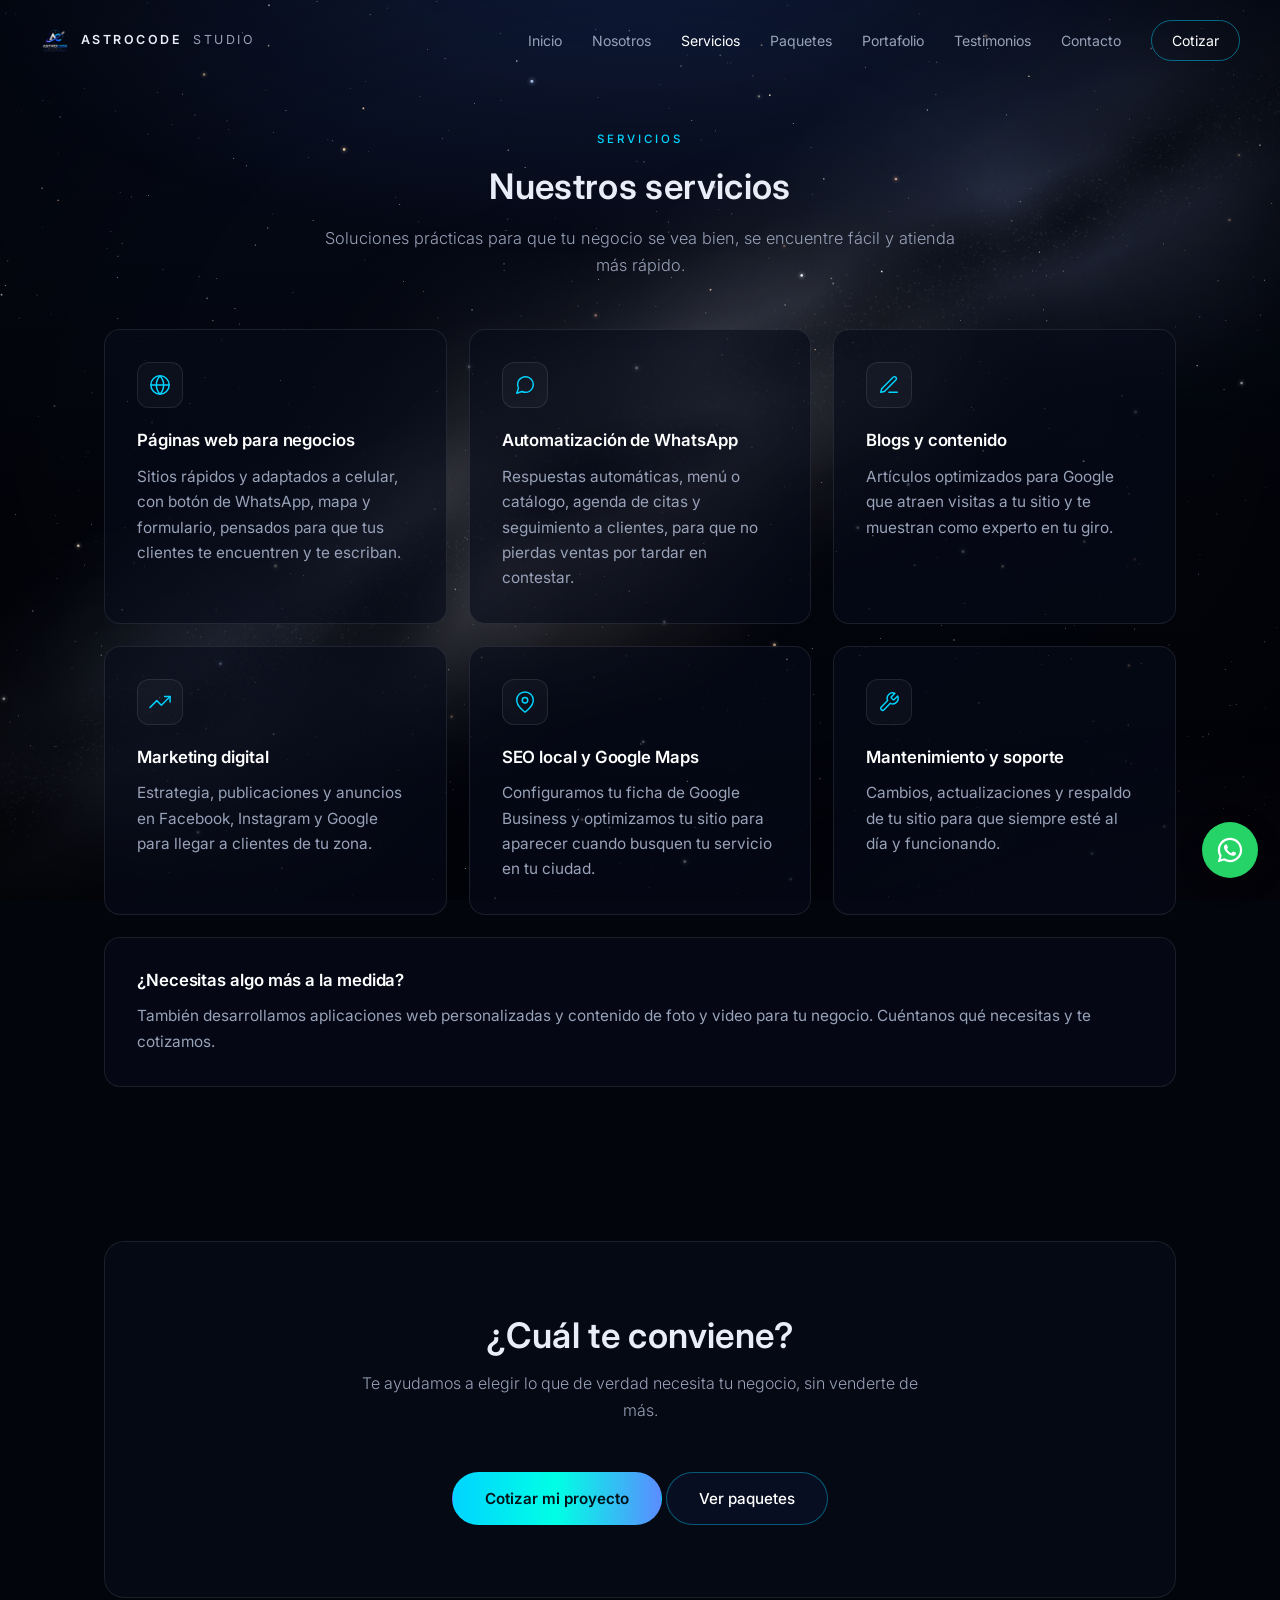
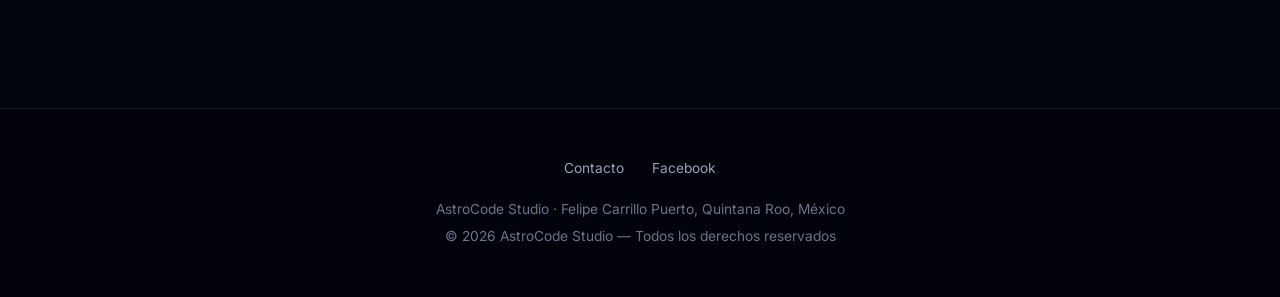
<file: Servicios.html>
<!DOCTYPE html>
<html lang="es">
<head>
<meta charset="UTF-8">
<meta name="viewport" content="width=device-width, initial-scale=1.0">
<title>Servicios | Páginas web, WhatsApp automático y marketing — AstroCode Studio</title>
<meta name="description" content="Páginas web para negocios, automatización de WhatsApp, blogs, marketing digital y SEO local en Felipe Carrillo Puerto y Quintana Roo.">
<meta name="theme-color" content="#050816">
<link rel="canonical" href="https://astrocodestudio.vercel.app/Servicios.html">

<meta property="og:type" content="website">
<meta property="og:locale" content="es_MX">
<meta property="og:site_name" content="AstroCode Studio">
<meta property="og:title" content="Servicios | Páginas web, WhatsApp automático y marketing — AstroCode Studio">
<meta property="og:description" content="Páginas web para negocios, automatización de WhatsApp, blogs, marketing digital y SEO local en Felipe Carrillo Puerto y Quintana Roo.">
<meta property="og:url" content="https://astrocodestudio.vercel.app/Servicios.html">
<meta property="og:image" content="https://astrocodestudio.vercel.app/logo-512.png">
<meta name="twitter:card" content="summary">

<link rel="icon" type="image/png" href="[data-uri]">
<link rel="preconnect" href="https://fonts.googleapis.com">
<link rel="preconnect" href="https://fonts.gstatic.com" crossorigin>
<link href="https://fonts.googleapis.com/css2?family=Instrument+Serif:ital@0;1&family=Inter:wght@300;400;500;600&display=swap" rel="stylesheet">
<script>document.documentElement.className+=" js";</script>
<style>
/* =====================================================
   ASTROCODE STUDIO - ESTILOS
   Cielo nocturno, sobrio y elegante
===================================================== */

:root{
  --bg:#03050c;
  --text:#e9edf7;
  --muted:#98a2b8;
  --faint:#6b758c;
  --line:rgba(255,255,255,.09);
  --line-strong:rgba(255,255,255,.2);
  --card:rgba(8,12,26,.62);
  --accent:#00d4ff;
  --accent-soft:#8eeaff;
  --serif:'Orbitron','Inter',sans-serif;
  --grad:linear-gradient(90deg,#00d4ff,#00ffe5,#5b8cff);
}

*{margin:0;padding:0;box-sizing:border-box;}

html{
  scroll-behavior:smooth;
  background:var(--bg) linear-gradient(180deg,#060b1a 0%,#03050c 55%,#02030a 100%) fixed;
  min-height:100%;
}

body{
  font-family:'Inter',system-ui,sans-serif;
  background:transparent;
  color:var(--text);
  overflow-x:hidden;
  line-height:1.65;
  -webkit-font-smoothing:antialiased;
}

h1,h2{
  font-family:var(--serif);
  font-weight:600;
  letter-spacing:.01em;
  line-height:1.2;
}
h1 em,h2 em{font-style:italic;color:var(--accent-soft);}

h2{font-size:clamp(1.5rem,3.4vw,2.2rem);margin-bottom:14px;}
h3{font-size:1.05rem;font-weight:600;letter-spacing:-.005em;line-height:1.3;}

a{color:inherit;}

/* ===== LOADER (intro original) ===== */
#loader{
  position:fixed;
  inset:0;
  background:#000;
  display:flex;
  justify-content:center;
  align-items:center;
  z-index:9999;
  animation:loaderOut .9s ease 3.1s forwards;
}
#loader img{width:200px;animation:intro 3s forwards;}

@keyframes intro{
  0%{opacity:0;transform:scale(.6);filter:blur(20px);}
  60%{opacity:1;transform:scale(1.05);}
  100%{transform:scale(1);filter:drop-shadow(0 0 30px #00d4ff);}
}
@keyframes loaderOut{to{opacity:0;visibility:hidden;}}

/* el hero y el cielo aparecen cuando termina el intro */
.home .hero{opacity:0;animation:heroIn 1s ease 3.4s forwards;}
@keyframes heroIn{to{opacity:1;}}

/* ===== FONDO: CIELO ===== */
.space-deco{
  position:fixed;
  inset:0;
  z-index:-2;
  pointer-events:none;
}
.sky-glow{
  position:absolute;
  inset:0;
  background:
    radial-gradient(ellipse 85% 55% at 50% -10%,rgba(44,74,146,.30),transparent 70%),
    radial-gradient(ellipse 60% 45% at 95% 112%,rgba(58,42,104,.18),transparent 70%);
}

#stars{
  position:fixed;
  inset:0;
  width:100%;
  height:100%;
  z-index:-1;
}

.vignette{
  position:fixed;
  inset:0;
  z-index:-1;
  pointer-events:none;
  background:radial-gradient(ellipse at 50% 45%,transparent 52%,rgba(0,0,0,.55) 100%);
}

/* ===== HEADER ===== */
header{
  position:fixed;
  top:0;
  width:100%;
  padding:20px 40px;
  display:flex;
  justify-content:space-between;
  align-items:center;
  z-index:1000;
  border-bottom:1px solid transparent;
  transition:background .35s,border-color .35s,padding .35s;
}
header.scrolled{
  padding:13px 40px;
  background:rgba(3,5,12,.8);
  backdrop-filter:blur(14px);
  -webkit-backdrop-filter:blur(14px);
  border-bottom-color:var(--line);
}

.logo{
  display:flex;
  align-items:center;
  gap:11px;
  font-size:.78rem;
  font-weight:600;
  letter-spacing:.2em;
  text-transform:uppercase;
  color:var(--text);
  text-decoration:none;
}
.logo b{font-weight:400;color:var(--muted);}
.logo img{width:30px;height:30px;}

/* ===== NAV ===== */
nav{display:flex;gap:30px;align-items:center;}

nav a{
  color:var(--muted);
  text-decoration:none;
  font-size:.88rem;
  transition:color .25s;
}
nav a:hover,
nav a.current{color:#fff;}

nav a.nav-cta{
  color:#fff;
  padding:8px 20px;
  border:1px solid rgba(0,212,255,.45);
  border-radius:999px;
  transition:background .25s,color .25s,border-color .25s;
}
nav a.nav-cta:hover{background:var(--grad);color:#00121a;border-color:transparent;}

.menu-toggle{
  display:none;
  font-size:1.5rem;
  cursor:pointer;
  background:none;
  border:none;
  color:#fff;
  line-height:1;
}

/* ===== HERO ===== */
.hero{
  min-height:100vh;
  display:flex;
  justify-content:center;
  align-items:center;
  text-align:center;
  padding-top:100px;
}

.hero img{
  width:130px;
  height:130px;
  filter:drop-shadow(0 0 22px rgba(0,212,255,.35));
}

.hero h1{
  font-size:clamp(1.9rem,5vw,3rem);
  margin-top:12px;
  background:var(--grad);
  -webkit-background-clip:text;
  background-clip:text;
  -webkit-text-fill-color:transparent;
}

.subtext{
  max-width:650px;
  color:var(--muted);
  margin:18px auto 0;
  font-size:1.02rem;
  font-weight:300;
}

#dynamic-text{
  color:var(--accent);
  margin-top:18px;
  min-height:1.6em;
  font-weight:500;
  transition:opacity .3s;
}

.hero .btn{margin-top:28px;}

/* ===== BOTONES ===== */
.btn{
  display:inline-block;
  margin-top:25px;
  padding:13px 32px;
  border-radius:30px;
  border:1px solid rgba(0,212,255,.38);
  background:rgba(14,20,46,.55);
  color:#fff;
  cursor:pointer;
  transition:background .25s,color .25s,border-color .25s,box-shadow .25s,transform .25s;
  text-decoration:none;
  font-family:inherit;
  font-size:.95rem;
  font-weight:500;
  text-align:center;
}
.btn:hover{
  background:var(--grad);
  color:#00121a;
  border-color:transparent;
  box-shadow:0 8px 28px rgba(0,212,255,.25);
}

.btn-primary{
  background:var(--grad);
  color:#00121a;
  border-color:transparent;
  font-weight:600;
}
.btn-primary:hover{
  filter:brightness(1.08);
  transform:translateY(-1px);
  box-shadow:0 10px 32px rgba(0,212,255,.38);
}

/* chispas del botón Bienvenidos */
.particle{
  position:fixed;
  width:6px;
  height:6px;
  border-radius:50%;
  background:#00e5ff;
  box-shadow:0 0 10px #00e5ff;
  pointer-events:none;
  z-index:2000;
  animation:spark 1s ease-out forwards;
}
@keyframes spark{to{transform:translate(var(--dx),var(--dy)) scale(0);opacity:0;}}

/* ===== SECCIONES ===== */
section{
  padding:130px 24px 70px;
  max-width:1120px;
  margin:auto;
}
section.tight{padding-top:84px;}

.section-title{text-align:center;}

.eyebrow{
  display:block;
  text-align:center;
  color:var(--accent);
  font-size:.72rem;
  font-weight:500;
  letter-spacing:.26em;
  margin-bottom:16px;
}

/* ===== GRID ===== */
.grid{
  display:grid;
  grid-template-columns:repeat(auto-fit,minmax(290px,1fr));
  gap:22px;
  margin-top:50px;
}
.grid-4{grid-template-columns:repeat(auto-fit,minmax(230px,1fr));}

/* ===== TARJETAS ===== */
.card{
  background:var(--card);
  padding:32px;
  border-radius:16px;
  border:1px solid var(--line);
  text-align:left;
  position:relative;
  transition:transform .3s,border-color .3s,background .3s;
}
.card:hover{
  transform:translateY(-3px);
  border-color:var(--line-strong);
  background:rgba(12,17,34,.7);
}
.card.no-tilt:hover{transform:none;}

.card p{color:var(--muted);margin-top:12px;font-size:.96rem;}
.card h3{color:#fff;}
.card .btn{margin-top:22px;}

.card-wide{grid-column:1 / -1;}

/* ===== ICONOS ===== */
.ico{
  width:46px;
  height:46px;
  border-radius:12px;
  display:flex;
  align-items:center;
  justify-content:center;
  margin-bottom:22px;
  color:var(--accent);
  border:1px solid var(--line);
  background:rgba(255,255,255,.03);
}

/* ===== PASOS ===== */
.step-num{
  display:block;
  font-family:var(--serif);
  font-size:1.8rem;
  line-height:1;
  color:var(--accent);
  margin-bottom:18px;
}

/* ===== CHIPS ===== */
.chips{
  display:flex;
  flex-wrap:wrap;
  gap:10px;
  justify-content:center;
  margin-top:34px;
}
.chip{
  padding:8px 18px;
  border-radius:999px;
  border:1px solid var(--line);
  background:rgba(8,12,26,.5);
  color:var(--muted);
  font-size:.86rem;
}

/* ===== CTA FINAL ===== */
.welcome-box{
  padding:72px 30px;
  border-radius:20px;
  background:rgba(8,12,26,.6);
  border:1px solid var(--line);
  text-align:center;
}
.welcome-box p{color:var(--muted);max-width:560px;margin:14px auto 0;font-weight:300;}

/* ===== FAQ ===== */
.faq{max-width:780px;margin:46px auto 0;}

.faq details{
  background:var(--card);
  border-radius:12px;
  padding:20px 24px;
  margin-bottom:10px;
  border:1px solid var(--line);
  transition:border-color .25s;
}
.faq details[open]{border-color:var(--line-strong);}
.faq summary{cursor:pointer;font-weight:500;list-style:none;}
.faq summary::-webkit-details-marker{display:none;}
.faq summary::after{content:"+";float:right;color:var(--accent);font-size:1.3rem;line-height:1;}
.faq details[open] summary::after{content:"–";}
.faq details p{color:var(--muted);margin-top:12px;font-size:.96rem;}

/* ===== PORTAFOLIO ===== */
.thumb{
  height:190px;
  border-radius:12px;
  margin-bottom:22px;
  display:flex;
  align-items:center;
  justify-content:center;
  font-family:var(--serif);
  font-size:1.5rem;
  letter-spacing:.1em;
  color:#fff;
  background:linear-gradient(135deg,#0a1226,#112046);
  border:1px solid var(--line);
  overflow:hidden;
}
.thumb img{width:100%;height:100%;object-fit:cover;}
.thumb-alt{background:linear-gradient(135deg,#130d2b,#241a52);}

.tag{
  display:inline-block;
  padding:3px 12px;
  border-radius:999px;
  font-size:.7rem;
  letter-spacing:.06em;
  border:1px solid var(--line);
  color:var(--accent);
  margin-bottom:12px;
}

/* ===== FORM ===== */
.contact-form{max-width:520px;margin:auto;text-align:left;}

.contact-form input,
.contact-form textarea,
.contact-form select{
  width:100%;
  padding:14px 16px;
  margin:8px 0;
  border-radius:10px;
  border:1px solid var(--line);
  background:rgba(255,255,255,.035);
  color:#fff;
  font-family:inherit;
  font-size:.98rem;
  transition:border-color .2s,background .2s;
}
.contact-form input:focus,
.contact-form textarea:focus,
.contact-form select:focus{
  outline:none;
  border-color:var(--accent);
  background:rgba(255,255,255,.055);
}
.contact-form select option{background:#0a0f24;}

/* ===== PAQUETES ===== */
.packages{text-align:center;}
.packages h2{margin-bottom:14px;}

.package-card{
  display:flex;
  flex-direction:column;
  text-align:center;
}
.package-card .card-content{display:flex;flex-direction:column;flex:1;}

.card .package-price{
  font-family:var(--serif);
  font-size:2.3rem;
  line-height:1.1;
  margin:22px 0 6px;
  color:#fff;
}
.card .package-price small{
  font-family:'Inter',sans-serif;
  font-size:.8rem;
  color:var(--faint);
  letter-spacing:.06em;
}
.card .package-note{font-size:.84rem;margin-top:0;color:var(--faint);}

.package-list{list-style:none;margin:26px 0;text-align:left;flex:1;}
.package-list li{
  position:relative;
  padding-left:26px;
  margin:12px 0;
  color:#cbd3e6;
  font-size:.93rem;
}
.package-list li::before{
  content:"";
  position:absolute;
  left:4px;
  top:.42em;
  width:5px;
  height:10px;
  border:solid var(--accent);
  border-width:0 1.5px 1.5px 0;
  transform:rotate(45deg);
}

.package-pro{
  border-color:rgba(0,212,255,.5);
  background:rgba(10,18,40,.75);
  box-shadow:0 0 40px rgba(0,212,255,.12);
}

.package-badge{
  position:absolute;
  top:-12px;
  left:50%;
  transform:translateX(-50%);
  white-space:nowrap;
  background:var(--grad);
  color:#00121a;
  padding:5px 14px;
  border-radius:999px;
  font-size:.66rem;
  font-weight:600;
  letter-spacing:.14em;
}

.package-btn{width:100%;}

.fine-print{
  text-align:center;
  color:var(--faint);
  font-size:.84rem;
  max-width:700px;
  margin:34px auto 0;
}

/* ===== WHATSAPP FLOTANTE ===== */
.wa-float{
  position:fixed;
  right:22px;
  bottom:22px;
  width:56px;
  height:56px;
  border-radius:50%;
  background:#25D366;
  display:flex;
  align-items:center;
  justify-content:center;
  box-shadow:0 6px 22px rgba(0,0,0,.45);
  z-index:900;
  transition:transform .2s;
}
.wa-float:hover{transform:scale(1.07);}

/* ===== FOOTER ===== */
footer{
  text-align:center;
  padding:48px 20px 50px;
  margin-top:40px;
  color:var(--faint);
  font-size:.86rem;
  border-top:1px solid var(--line);
  background:rgba(2,3,10,.55);
}
footer a{color:var(--muted);text-decoration:none;transition:color .2s;}
footer a:hover{color:#fff;}
footer p{margin-top:4px;}
.footer-links{
  display:flex;
  gap:28px;
  justify-content:center;
  flex-wrap:wrap;
  margin-bottom:18px;
}

/* ===== APARICIÓN SUAVE AL HACER SCROLL ===== */
.js .reveal{
  opacity:0;
  transform:translateY(14px);
  transition:opacity .7s ease,transform .7s ease;
}
.js .reveal.in{opacity:1;transform:none;}

/* ===== MOBILE ===== */
@media(max-width:900px){

  header,
  header.scrolled{padding:14px 20px;}
  .menu-toggle{display:block;}

  nav{
    position:absolute;
    top:100%;
    right:16px;
    background:rgba(5,8,20,.97);
    border:1px solid var(--line);
    flex-direction:column;
    align-items:flex-start;
    padding:22px 26px;
    border-radius:14px;
    display:none;
    gap:18px;
    min-width:190px;
  }
  nav.active{display:flex;}

  .grid{grid-template-columns:1fr;}
  section{padding-top:100px;}
  section.tight{padding-top:56px;}
  .card{padding:26px;}
  .trust{margin-top:44px;}
  .trust span:not(:last-child)::after{margin:0 12px;}
}

@media(prefers-reduced-motion:reduce){
  *{animation-duration:.01ms !important;animation-iteration-count:1 !important;scroll-behavior:auto !important;transition:none !important;}
  .js .reveal{opacity:1;transform:none;}
}

/* ===== MENSAJE DE FORMULARIO ENVIADO ===== */
.form-ok{
  margin:18px auto 0;
  max-width:520px;
  padding:18px 22px;
  border-radius:12px;
  border:1px solid rgba(0,212,255,.4);
  background:rgba(0,212,255,.07);
  color:#fff;
  text-align:center;
}
.form-ok[hidden]{display:none;}

@media(prefers-reduced-motion:reduce){
  #loader{display:none;}
  .home .hero{opacity:1;animation:none;}
}

#formulario h3{text-align:center;}

</style>

</head>
<body>

<div class="space-deco" aria-hidden="true"><div class="sky-glow"></div></div>
<canvas id="stars" aria-hidden="true"></canvas>
<div class="vignette" aria-hidden="true"></div>

<header>
<a class="logo" href="index.html"><img src="[data-uri]" alt="">AstroCode <b>Studio</b></a>
<button class="menu-toggle" aria-label="Abrir menú" aria-expanded="false" aria-controls="nav">☰</button>
<nav id="nav">
<a href="index.html">Inicio</a>
<a href="Nosotros.html">Nosotros</a>
<a href="Servicios.html">Servicios</a>
<a href="Paquete.html">Paquetes</a>
<a href="Portafolio.html">Portafolio</a>
<a href="Testimonios.html">Testimonios</a>
<a href="Contacto.html">Contacto</a>
<a class="nav-cta" href="Contacto.html">Cotizar</a>
</nav>
</header>

<section>
<span class="eyebrow">SERVICIOS</span>
<h2 class="section-title">Nuestros servicios</h2>
<p class="subtext section-title">
Soluciones prácticas para que tu negocio se vea bien, se encuentre fácil y atienda más rápido.
</p>

<div class="grid">

<div class="card">
<div class="ico"><svg viewBox="0 0 24 24" width="22" height="22" fill="none" stroke="currentColor" stroke-width="1.6" stroke-linecap="round" stroke-linejoin="round" aria-hidden="true"><circle cx="12" cy="12" r="10"/><line x1="2" y1="12" x2="22" y2="12"/><path d="M12 2a15.3 15.3 0 0 1 4 10 15.3 15.3 0 0 1-4 10 15.3 15.3 0 0 1-4-10 15.3 15.3 0 0 1 4-10z"/></svg></div>
<h3>Páginas web para negocios</h3>
<p>Sitios rápidos y adaptados a celular, con botón de WhatsApp, mapa y formulario, pensados para que tus clientes te encuentren y te escriban.</p>
</div>

<div class="card">
<div class="ico"><svg viewBox="0 0 24 24" width="22" height="22" fill="none" stroke="currentColor" stroke-width="1.6" stroke-linecap="round" stroke-linejoin="round" aria-hidden="true"><path d="M21 11.5a8.38 8.38 0 0 1-.9 3.8 8.5 8.5 0 0 1-7.6 4.7 8.38 8.38 0 0 1-3.8-.9L3 21l1.9-5.7a8.38 8.38 0 0 1-.9-3.8 8.5 8.5 0 0 1 4.7-7.6 8.38 8.38 0 0 1 3.8-.9h.5a8.48 8.48 0 0 1 8 8v.5z"/></svg></div>
<h3>Automatización de WhatsApp</h3>
<p>Respuestas automáticas, menú o catálogo, agenda de citas y seguimiento a clientes, para que no pierdas ventas por tardar en contestar.</p>
</div>

<div class="card">
<div class="ico"><svg viewBox="0 0 24 24" width="22" height="22" fill="none" stroke="currentColor" stroke-width="1.6" stroke-linecap="round" stroke-linejoin="round" aria-hidden="true"><path d="M12 20h9"/><path d="M16.5 3.5a2.121 2.121 0 0 1 3 3L7 19l-4 1 1-4L16.5 3.5z"/></svg></div>
<h3>Blogs y contenido</h3>
<p>Artículos optimizados para Google que atraen visitas a tu sitio y te muestran como experto en tu giro.</p>
</div>

<div class="card">
<div class="ico"><svg viewBox="0 0 24 24" width="22" height="22" fill="none" stroke="currentColor" stroke-width="1.6" stroke-linecap="round" stroke-linejoin="round" aria-hidden="true"><polyline points="23 6 13.5 15.5 8.5 10.5 1 18"/><polyline points="17 6 23 6 23 12"/></svg></div>
<h3>Marketing digital</h3>
<p>Estrategia, publicaciones y anuncios en Facebook, Instagram y Google para llegar a clientes de tu zona.</p>
</div>

<div class="card">
<div class="ico"><svg viewBox="0 0 24 24" width="22" height="22" fill="none" stroke="currentColor" stroke-width="1.6" stroke-linecap="round" stroke-linejoin="round" aria-hidden="true"><path d="M21 10c0 7-9 13-9 13s-9-6-9-13a9 9 0 0 1 18 0z"/><circle cx="12" cy="10" r="3"/></svg></div>
<h3>SEO local y Google Maps</h3>
<p>Configuramos tu ficha de Google Business y optimizamos tu sitio para aparecer cuando busquen tu servicio en tu ciudad.</p>
</div>

<div class="card">
<div class="ico"><svg viewBox="0 0 24 24" width="22" height="22" fill="none" stroke="currentColor" stroke-width="1.6" stroke-linecap="round" stroke-linejoin="round" aria-hidden="true"><path d="M14.7 6.3a1 1 0 0 0 0 1.4l1.6 1.6a1 1 0 0 0 1.4 0l3.77-3.77a6 6 0 0 1-7.94 7.94l-6.91 6.91a2.12 2.12 0 0 1-3-3l6.91-6.91a6 6 0 0 1 7.94-7.94l-3.76 3.76z"/></svg></div>
<h3>Mantenimiento y soporte</h3>
<p>Cambios, actualizaciones y respaldo de tu sitio para que siempre esté al día y funcionando.</p>
</div>

<div class="card card-wide">
<h3>¿Necesitas algo más a la medida?</h3>
<p>También desarrollamos aplicaciones web personalizadas y contenido de foto y video para tu negocio. Cuéntanos qué necesitas y te cotizamos.</p>
</div>

</div>
</section>

<section class="tight">
<div class="welcome-box">
<h2>¿Cuál te conviene?</h2>
<p>Te ayudamos a elegir lo que de verdad necesita tu negocio, sin venderte de más.</p>
<div class="hero-actions" style="margin-top:24px;">
<a class="btn btn-primary" href="Contacto.html">Cotizar mi proyecto</a>
<a class="btn" href="Paquete.html">Ver paquetes</a>
</div>
</div>
</section>

<footer>
<div class="footer-links">
<a href="Contacto.html">Contacto</a>
<a href="https://www.facebook.com/p/AstroCode-Studio-P%C3%A1ginas-Web-y-Blogs-61589007658422/" target="_blank" rel="noopener">Facebook</a>
</div>
<p>AstroCode Studio · Felipe Carrillo Puerto, Quintana Roo, México</p>
<p>© 2026 AstroCode Studio — Todos los derechos reservados</p>
</footer>

<script src="config.js"></script>
<script>
/* =====================================================
   ASTROCODE STUDIO - SCRIPT COMPARTIDO (todas las páginas)
===================================================== */
(function () {
  "use strict";

  var cfg = window.ASTRO || {};

  /* ---------- MENÚ MÓVIL ---------- */
  var toggle = document.querySelector(".menu-toggle");
  var nav = document.getElementById("nav");

  if (toggle && nav) {
    toggle.addEventListener("click", function () {
      var open = nav.classList.toggle("active");
      toggle.setAttribute("aria-expanded", open ? "true" : "false");
    });
    nav.addEventListener("click", function (e) {
      if (e.target.tagName === "A") {
        nav.classList.remove("active");
        toggle.setAttribute("aria-expanded", "false");
      }
    });
  }

  /* ---------- LINK ACTIVO EN EL MENÚ ---------- */
  var page = location.pathname.split("/").pop() || "index.html";
  var links = document.querySelectorAll("#nav a:not(.nav-cta)");
  for (var i = 0; i < links.length; i++) {
    if (links[i].getAttribute("href") === page) {
      links[i].classList.add("current");
      links[i].setAttribute("aria-current", "page");
    }
  }

  /* ---------- WHATSAPP ---------- */
  var num = String(cfg.whatsapp || "").replace(/\D/g, "");
  var waReady = /^\d{10,15}$/.test(num);

  function waUrl(msg) {
    return "https://wa.me/" + num + "?text=" + encodeURIComponent(msg || cfg.defaultMessage || "");
  }

  /* Cualquier <a data-wa="mensaje"> se convierte en link de WhatsApp.
     Si aún no configuras el número, conserva su href de respaldo (Contacto). */
  var waLinks = document.querySelectorAll("[data-wa]");
  for (var j = 0; j < waLinks.length; j++) {
    if (waReady) {
      var msg = waLinks[j].getAttribute("data-wa");
      waLinks[j].href = waUrl(msg === "1" || msg === "" ? "" : msg);
      waLinks[j].target = "_blank";
      waLinks[j].rel = "noopener";
    }
  }

  /* Botón flotante */
  if (waReady) {
    var fab = document.createElement("a");
    fab.className = "wa-float";
    fab.href = waUrl();
    fab.target = "_blank";
    fab.rel = "noopener";
    fab.setAttribute("aria-label", "Escríbenos por WhatsApp");
    fab.innerHTML =
      '<svg viewBox="0 0 32 32" width="30" height="30" aria-hidden="true" fill="#fff">' +
      '<path d="M16.004 3C8.832 3 3 8.83 3 16c0 2.29.6 4.52 1.74 6.49L3 29l6.7-1.72A12.94 12.94 0 0 0 16 29c7.17 0 13-5.83 13-13S23.17 3 16.004 3zm0 23.6c-1.95 0-3.86-.53-5.53-1.52l-.4-.24-3.98 1.02 1.06-3.88-.26-.4A10.57 10.57 0 0 1 5.4 16c0-5.9 4.8-10.6 10.6-10.6S26.6 10.1 26.6 16 21.9 26.6 16.004 26.6zm5.8-7.93c-.32-.16-1.88-.93-2.17-1.03-.29-.11-.5-.16-.72.16-.21.32-.82 1.03-1 1.24-.19.21-.37.24-.69.08-.32-.16-1.35-.5-2.57-1.58-.95-.85-1.59-1.9-1.77-2.22-.19-.32-.02-.49.14-.65.14-.14.32-.37.48-.56.16-.19.21-.32.32-.53.1-.21.05-.4-.03-.56-.08-.16-.72-1.74-.99-2.38-.26-.63-.52-.54-.72-.55h-.61c-.21 0-.56.08-.85.4-.29.32-1.11 1.09-1.11 2.65s1.14 3.07 1.3 3.29c.16.21 2.24 3.42 5.43 4.8.76.33 1.35.52 1.81.67.76.24 1.45.21 2 .13.61-.09 1.88-.77 2.14-1.51.27-.74.27-1.38.19-1.51-.08-.13-.29-.21-.61-.37z"/></svg>';
    document.body.appendChild(fab);
  }

  /* ---------- FORMULARIO DE CONTACTO ---------- */
  var form = document.getElementById("contact-form");
  if (form) {
    var params = new URLSearchParams(window.location.search);
    var srv = params.get("servicio");
    var sel = form.querySelector("select[name=service]");
    if (srv && sel) {
      for (var o = 0; o < sel.options.length; o++) {
        if (sel.options[o].text === srv) { sel.selectedIndex = o; break; }
      }
    }
    if (params.get("enviado") === "1") {
      var ok = document.getElementById("form-ok");
      if (ok) ok.hidden = false;
      form.style.display = "none";
    }
  }

  var reduce = window.matchMedia && window.matchMedia("(prefers-reduced-motion: reduce)").matches;
  var scrollY = 0;
  var header = document.querySelector("header");

  function onScroll() {
    scrollY = window.pageYOffset || 0;
    if (header) header.classList.toggle("scrolled", scrollY > 12);
  }
  window.addEventListener("scroll", onScroll, { passive: true });
  onScroll();

  /* =====================================================
     CIELO NOCTURNO
     - Estrellas con magnitudes y colores espectrales reales
     - Vía Láctea generada una vez (polvo, franjas oscuras, estrellas débiles)
     - Todo el cielo gira muy despacio, como la rotación de la Tierra
     - Un meteoro tenue de vez en cuando
  ===================================================== */
  var canvas = document.getElementById("stars");

  if (canvas && canvas.getContext) {
    var ctx = canvas.getContext("2d");
    var W = 0, H = 0, R = 0, dpr = Math.min(window.devicePixelRatio || 1, 2);
    var small = window.innerWidth < 700;
    var stars = [], milky = null, meteor = null;
    var mx = 0, my = 0, tx = 0, ty = 0, time = 0;
    var lastW = 0;

    function rand(a, b) { return a + Math.random() * (b - a); }
    function gauss() { return (Math.random() + Math.random() + Math.random() - 1.5) / 1.5; }

    /* tipo espectral: azul-blanca, blanca, amarilla, naranja, rojiza */
    var SPECTRAL = [
      [0.09, "190,208,255"],
      [0.62, "244,246,255"],
      [0.82, "255,243,214"],
      [0.94, "255,214,170"],
      [1.00, "255,190,160"]
    ];
    function pickColor() {
      var r = Math.random();
      for (var i = 0; i < SPECTRAL.length; i++) if (r < SPECTRAL[i][0]) return SPECTRAL[i][1];
      return "255,255,255";
    }

    function size() {
      W = window.innerWidth;
      H = window.innerHeight;
      canvas.width = W * dpr;
      canvas.height = H * dpr;
      canvas.style.width = W + "px";
      canvas.style.height = H + "px";
      ctx.setTransform(dpr, 0, 0, dpr, 0, 0);
    }

    function makeMilkyWay(radius) {
      var S = Math.min(2000, Math.round(radius * 2));
      var scale = S / (radius * 2);
      var g = document.createElement("canvas");
      g.width = g.height = S;
      var c = g.getContext("2d");
      c.translate(S / 2, S / 2);
      c.scale(scale, scale);
      c.rotate(-0.5);

      var L = radius * 1.05;
      var bw = radius * 0.17;

      /* resplandor difuso de la banda */
      c.globalCompositeOperation = "lighter";
      for (var i = 0; i < 80; i++) {
        var t = rand(-1, 1);
        var x = t * L;
        var y = gauss() * bw * 0.9;
        var rad = rand(0.35, 0.95) * radius * 0.3;
        var core = 1 - Math.abs(t) * 0.55;
        var al = rand(0.022, 0.055) * core;
        var warm = Math.abs(t) < 0.35 && Math.random() < 0.6;
        var col = warm ? "226,206,186" : "168,188,232";
        var gr = c.createRadialGradient(x, y, 0, x, y, rad);
        gr.addColorStop(0, "rgba(" + col + "," + al + ")");
        gr.addColorStop(1, "rgba(" + col + ",0)");
        c.fillStyle = gr;
        c.fillRect(x - rad, y - rad, rad * 2, rad * 2);
      }

      /* franjas de polvo oscuro */
      c.globalCompositeOperation = "source-over";
      for (var d = 0; d < 26; d++) {
        var dx = rand(-L, L) * 0.9;
        var dy = gauss() * bw * 0.4;
        var dr = rand(0.12, 0.3) * radius * 0.3;
        c.save();
        c.translate(dx, dy);
        c.rotate(rand(-0.4, 0.4));
        c.scale(rand(1.6, 3.4), 1);
        var dg = c.createRadialGradient(0, 0, 0, 0, 0, dr);
        dg.addColorStop(0, "rgba(3,5,12,.38)");
        dg.addColorStop(1, "rgba(3,5,12,0)");
        c.fillStyle = dg;
        c.fillRect(-dr, -dr, dr * 2, dr * 2);
        c.restore();
      }

      /* estrellas muy débiles concentradas en la banda */
      var n = small ? 2600 : 5400;
      for (var k = 0; k < n; k++) {
        var sx = rand(-L, L);
        var sy = gauss() * bw * 0.55 * (1.1 - Math.abs(sx) / L * 0.35);
        var a2 = rand(0.07, 0.45);
        var sz = rand(0.35, 0.8);
        c.fillStyle = "rgba(232,238,255," + a2 + ")";
        c.fillRect(sx, sy, sz, sz);
      }
      return g;
    }

    function build() {
      R = Math.hypot(W, Math.max(H, window.screen ? window.screen.height : H)) / 2 + 40;
      var count = Math.round(Math.PI * R * R / (small ? 2900 : 1900));
      stars = [];
      for (var i = 0; i < count; i++) {
        var a = Math.random() * 6.2832;
        var d = Math.sqrt(Math.random()) * R;
        var big = Math.pow(Math.random(), 9);
        var c = pickColor();
        stars.push({
          x: Math.cos(a) * d,
          y: Math.sin(a) * d,
          r: 0.35 + big * 1.25,
          a: 0.34 + Math.pow(Math.random(), 2) * 0.66,
          c: c,
          cs: "rgba(" + c + ",",
          tw: Math.random() < 0.45 ? rand(0.8, 3) : 0,
          ph: Math.random() * 6.2832
        });
      }
      milky = makeMilkyWay(R);
    }

    function setup() {
      size();
      build();
      lastW = W;
    }
    setup();

    function spawnMeteor() {
      var sp = rand(13, 18);
      var ang = rand(0.35, 0.7);
      meteor = {
        x: rand(W * 0.15, W * 0.85),
        y: rand(H * 0.05, H * 0.35),
        vx: Math.cos(ang) * sp * (Math.random() < 0.5 ? 1 : -1),
        vy: Math.sin(ang) * sp,
        life: 0,
        max: rand(26, 40)
      };
    }
    function scheduleMeteor(ms) {
      setTimeout(function () {
        if (!document.hidden) spawnMeteor();
        scheduleMeteor(rand(26000, 46000));
      }, ms);
    }

    if (!reduce) {
      window.addEventListener("mousemove", function (e) {
        tx = e.clientX / W - 0.5;
        ty = e.clientY / H - 0.5;
      });
      scheduleMeteor(9000);
    }

    function frame() {
      time += 0.016;
      mx += (tx - mx) * 0.04;
      my += (ty - my) * 0.04;
      ctx.clearRect(0, 0, W, H);

      var ang = (reduce ? 0 : time * 0.0012) + scrollY * 0.00003;
      ctx.save();
      ctx.translate(W / 2 - mx * 3, H / 2 - my * 3);
      ctx.rotate(ang);

      ctx.globalAlpha = 0.92;
      ctx.drawImage(milky, -R, -R, R * 2, R * 2);
      ctx.globalAlpha = 1;

      for (var n = 0; n < stars.length; n++) {
        var s = stars[n];
        var tw = s.tw ? 1 + 0.16 * Math.sin(time * s.tw + s.ph) : 1;
        var al = Math.min(1, s.a * tw);
        ctx.fillStyle = s.cs + al + ")";
        if (s.r < 0.8) {
          ctx.fillRect(s.x - s.r, s.y - s.r, s.r * 2, s.r * 2);
        } else {
          ctx.beginPath();
          ctx.arc(s.x, s.y, s.r, 0, 6.2832);
          ctx.fill();
          if (s.r > 1.1) {
            var gr = ctx.createRadialGradient(s.x, s.y, 0, s.x, s.y, s.r * 3.6);
            gr.addColorStop(0, s.cs + (al * 0.22) + ")");
            gr.addColorStop(1, s.cs + "0)");
            ctx.fillStyle = gr;
            ctx.fillRect(s.x - s.r * 3.6, s.y - s.r * 3.6, s.r * 7.2, s.r * 7.2);
          }
        }
      }
      ctx.restore();

      /* meteoro */
      if (meteor) {
        meteor.x += meteor.vx;
        meteor.y += meteor.vy;
        meteor.life++;
        var p = meteor.life / meteor.max;
        var a = Math.sin(Math.min(1, p) * Math.PI) * 0.8;
        var ex = meteor.x - meteor.vx * 7, ey = meteor.y - meteor.vy * 7;
        var lg = ctx.createLinearGradient(meteor.x, meteor.y, ex, ey);
        lg.addColorStop(0, "rgba(255,255,255," + a + ")");
        lg.addColorStop(1, "rgba(200,215,255,0)");
        ctx.strokeStyle = lg;
        ctx.lineWidth = 1.1;
        ctx.beginPath();
        ctx.moveTo(meteor.x, meteor.y);
        ctx.lineTo(ex, ey);
        ctx.stroke();
        if (p >= 1) meteor = null;
      }

      if (!reduce) requestAnimationFrame(frame);
    }
    frame();

    window.addEventListener("resize", function () {
      small = window.innerWidth < 700;
      if (window.innerWidth !== lastW) {
        setup();
      } else {
        size();
      }
      if (reduce) frame();
    });
  }

  /* ---------- APARICIÓN SUAVE AL HACER SCROLL ---------- */
  var targets = document.querySelectorAll(".card, .faq details, .welcome-box, .eyebrow, section h2, .chips, .trust");
  if ("IntersectionObserver" in window && !reduce) {
    var io = new IntersectionObserver(function (entries) {
      entries.forEach(function (en) {
        if (en.isIntersecting) {
          var el = en.target;
          el.classList.add("in");
          io.unobserve(el);
          setTimeout(function () { el.classList.remove("reveal", "in"); }, 900);
        }
      });
    }, { threshold: 0.12 });
    for (var t = 0; t < targets.length; t++) {
      targets[t].classList.add("reveal");
      io.observe(targets[t]);
    }
  }
})();

</script>

</body>
</html>
</file>
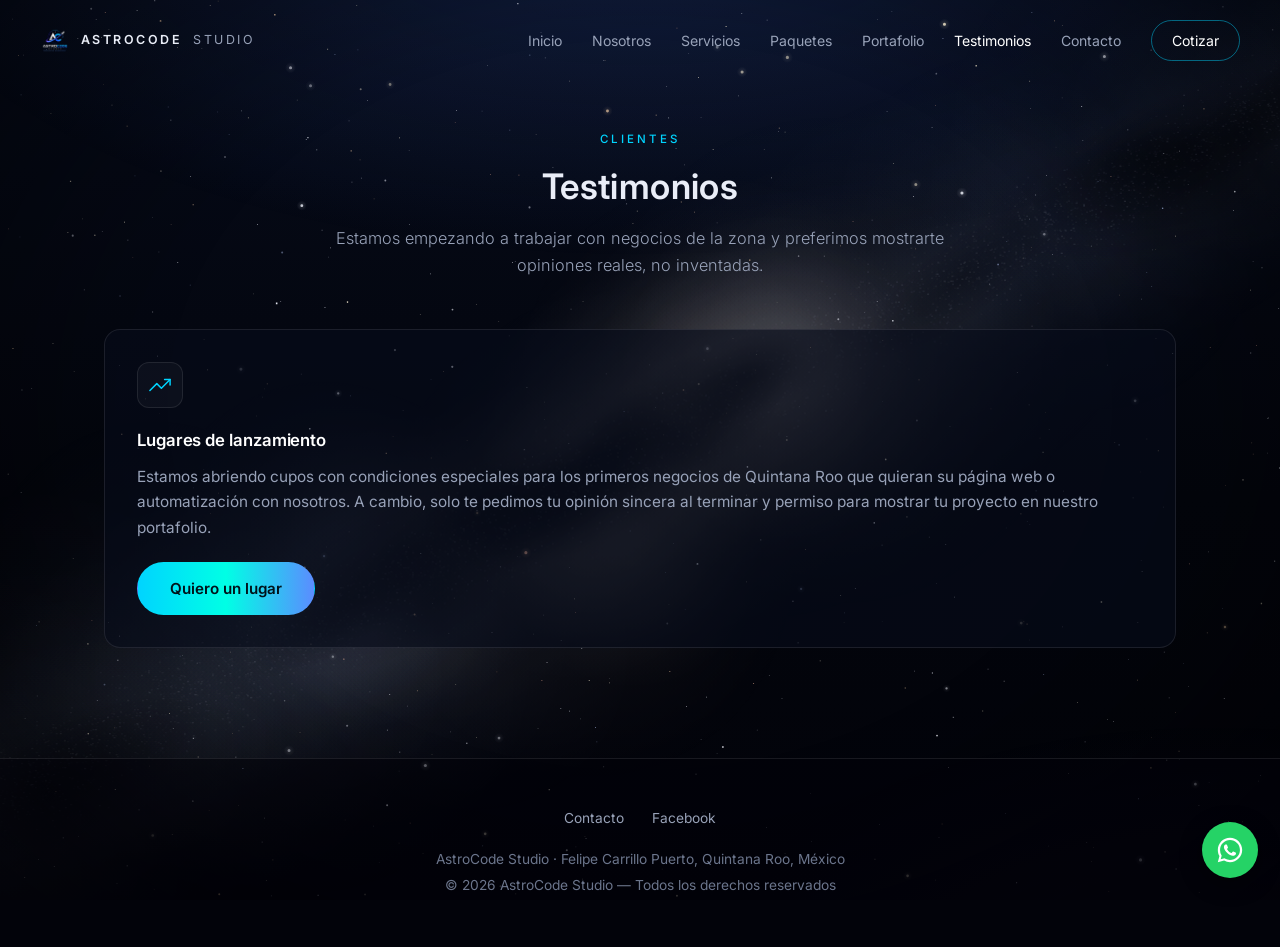
<file: Testimonios.html>
<!DOCTYPE html>
<html lang="es">
<head>
<meta charset="UTF-8">
<meta name="viewport" content="width=device-width, initial-scale=1.0">
<title>Testimonios | AstroCode Studio</title>
<meta name="description" content="Opiniones de los clientes de AstroCode Studio. Estamos abriendo lugares de lanzamiento para negocios de Quintana Roo.">
<meta name="theme-color" content="#050816">
<link rel="canonical" href="https://astrocodestudio.vercel.app/Testimonios.html">

<meta property="og:type" content="website">
<meta property="og:locale" content="es_MX">
<meta property="og:site_name" content="AstroCode Studio">
<meta property="og:title" content="Testimonios | AstroCode Studio">
<meta property="og:description" content="Opiniones de los clientes de AstroCode Studio. Estamos abriendo lugares de lanzamiento para negocios de Quintana Roo.">
<meta property="og:url" content="https://astrocodestudio.vercel.app/Testimonios.html">
<meta property="og:image" content="https://astrocodestudio.vercel.app/logo-512.png">
<meta name="twitter:card" content="summary">

<link rel="icon" type="image/png" href="[data-uri]">
<link rel="preconnect" href="https://fonts.googleapis.com">
<link rel="preconnect" href="https://fonts.gstatic.com" crossorigin>
<link href="https://fonts.googleapis.com/css2?family=Instrument+Serif:ital@0;1&family=Inter:wght@300;400;500;600&display=swap" rel="stylesheet">
<script>document.documentElement.className+=" js";</script>
<style>
/* =====================================================
   ASTROCODE STUDIO - ESTILOS
   Cielo nocturno, sobrio y elegante
===================================================== */

:root{
  --bg:#03050c;
  --text:#e9edf7;
  --muted:#98a2b8;
  --faint:#6b758c;
  --line:rgba(255,255,255,.09);
  --line-strong:rgba(255,255,255,.2);
  --card:rgba(8,12,26,.62);
  --accent:#00d4ff;
  --accent-soft:#8eeaff;
  --serif:'Orbitron','Inter',sans-serif;
  --grad:linear-gradient(90deg,#00d4ff,#00ffe5,#5b8cff);
}

*{margin:0;padding:0;box-sizing:border-box;}

html{
  scroll-behavior:smooth;
  background:var(--bg) linear-gradient(180deg,#060b1a 0%,#03050c 55%,#02030a 100%) fixed;
  min-height:100%;
}

body{
  font-family:'Inter',system-ui,sans-serif;
  background:transparent;
  color:var(--text);
  overflow-x:hidden;
  line-height:1.65;
  -webkit-font-smoothing:antialiased;
}

h1,h2{
  font-family:var(--serif);
  font-weight:600;
  letter-spacing:.01em;
  line-height:1.2;
}
h1 em,h2 em{font-style:italic;color:var(--accent-soft);}

h2{font-size:clamp(1.5rem,3.4vw,2.2rem);margin-bottom:14px;}
h3{font-size:1.05rem;font-weight:600;letter-spacing:-.005em;line-height:1.3;}

a{color:inherit;}

/* ===== LOADER (intro original) ===== */
#loader{
  position:fixed;
  inset:0;
  background:#000;
  display:flex;
  justify-content:center;
  align-items:center;
  z-index:9999;
  animation:loaderOut .9s ease 3.1s forwards;
}
#loader img{width:200px;animation:intro 3s forwards;}

@keyframes intro{
  0%{opacity:0;transform:scale(.6);filter:blur(20px);}
  60%{opacity:1;transform:scale(1.05);}
  100%{transform:scale(1);filter:drop-shadow(0 0 30px #00d4ff);}
}
@keyframes loaderOut{to{opacity:0;visibility:hidden;}}

/* el hero y el cielo aparecen cuando termina el intro */
.home .hero{opacity:0;animation:heroIn 1s ease 3.4s forwards;}
@keyframes heroIn{to{opacity:1;}}

/* ===== FONDO: CIELO ===== */
.space-deco{
  position:fixed;
  inset:0;
  z-index:-2;
  pointer-events:none;
}
.sky-glow{
  position:absolute;
  inset:0;
  background:
    radial-gradient(ellipse 85% 55% at 50% -10%,rgba(44,74,146,.30),transparent 70%),
    radial-gradient(ellipse 60% 45% at 95% 112%,rgba(58,42,104,.18),transparent 70%);
}

#stars{
  position:fixed;
  inset:0;
  width:100%;
  height:100%;
  z-index:-1;
}

.vignette{
  position:fixed;
  inset:0;
  z-index:-1;
  pointer-events:none;
  background:radial-gradient(ellipse at 50% 45%,transparent 52%,rgba(0,0,0,.55) 100%);
}

/* ===== HEADER ===== */
header{
  position:fixed;
  top:0;
  width:100%;
  padding:20px 40px;
  display:flex;
  justify-content:space-between;
  align-items:center;
  z-index:1000;
  border-bottom:1px solid transparent;
  transition:background .35s,border-color .35s,padding .35s;
}
header.scrolled{
  padding:13px 40px;
  background:rgba(3,5,12,.8);
  backdrop-filter:blur(14px);
  -webkit-backdrop-filter:blur(14px);
  border-bottom-color:var(--line);
}

.logo{
  display:flex;
  align-items:center;
  gap:11px;
  font-size:.78rem;
  font-weight:600;
  letter-spacing:.2em;
  text-transform:uppercase;
  color:var(--text);
  text-decoration:none;
}
.logo b{font-weight:400;color:var(--muted);}
.logo img{width:30px;height:30px;}

/* ===== NAV ===== */
nav{display:flex;gap:30px;align-items:center;}

nav a{
  color:var(--muted);
  text-decoration:none;
  font-size:.88rem;
  transition:color .25s;
}
nav a:hover,
nav a.current{color:#fff;}

nav a.nav-cta{
  color:#fff;
  padding:8px 20px;
  border:1px solid rgba(0,212,255,.45);
  border-radius:999px;
  transition:background .25s,color .25s,border-color .25s;
}
nav a.nav-cta:hover{background:var(--grad);color:#00121a;border-color:transparent;}

.menu-toggle{
  display:none;
  font-size:1.5rem;
  cursor:pointer;
  background:none;
  border:none;
  color:#fff;
  line-height:1;
}

/* ===== HERO ===== */
.hero{
  min-height:100vh;
  display:flex;
  justify-content:center;
  align-items:center;
  text-align:center;
  padding-top:100px;
}

.hero img{
  width:130px;
  height:130px;
  filter:drop-shadow(0 0 22px rgba(0,212,255,.35));
}

.hero h1{
  font-size:clamp(1.9rem,5vw,3rem);
  margin-top:12px;
  background:var(--grad);
  -webkit-background-clip:text;
  background-clip:text;
  -webkit-text-fill-color:transparent;
}

.subtext{
  max-width:650px;
  color:var(--muted);
  margin:18px auto 0;
  font-size:1.02rem;
  font-weight:300;
}

#dynamic-text{
  color:var(--accent);
  margin-top:18px;
  min-height:1.6em;
  font-weight:500;
  transition:opacity .3s;
}

.hero .btn{margin-top:28px;}

/* ===== BOTONES ===== */
.btn{
  display:inline-block;
  margin-top:25px;
  padding:13px 32px;
  border-radius:30px;
  border:1px solid rgba(0,212,255,.38);
  background:rgba(14,20,46,.55);
  color:#fff;
  cursor:pointer;
  transition:background .25s,color .25s,border-color .25s,box-shadow .25s,transform .25s;
  text-decoration:none;
  font-family:inherit;
  font-size:.95rem;
  font-weight:500;
  text-align:center;
}
.btn:hover{
  background:var(--grad);
  color:#00121a;
  border-color:transparent;
  box-shadow:0 8px 28px rgba(0,212,255,.25);
}

.btn-primary{
  background:var(--grad);
  color:#00121a;
  border-color:transparent;
  font-weight:600;
}
.btn-primary:hover{
  filter:brightness(1.08);
  transform:translateY(-1px);
  box-shadow:0 10px 32px rgba(0,212,255,.38);
}

/* chispas del botón Bienvenidos */
.particle{
  position:fixed;
  width:6px;
  height:6px;
  border-radius:50%;
  background:#00e5ff;
  box-shadow:0 0 10px #00e5ff;
  pointer-events:none;
  z-index:2000;
  animation:spark 1s ease-out forwards;
}
@keyframes spark{to{transform:translate(var(--dx),var(--dy)) scale(0);opacity:0;}}

/* ===== SECCIONES ===== */
section{
  padding:130px 24px 70px;
  max-width:1120px;
  margin:auto;
}
section.tight{padding-top:84px;}

.section-title{text-align:center;}

.eyebrow{
  display:block;
  text-align:center;
  color:var(--accent);
  font-size:.72rem;
  font-weight:500;
  letter-spacing:.26em;
  margin-bottom:16px;
}

/* ===== GRID ===== */
.grid{
  display:grid;
  grid-template-columns:repeat(auto-fit,minmax(290px,1fr));
  gap:22px;
  margin-top:50px;
}
.grid-4{grid-template-columns:repeat(auto-fit,minmax(230px,1fr));}

/* ===== TARJETAS ===== */
.card{
  background:var(--card);
  padding:32px;
  border-radius:16px;
  border:1px solid var(--line);
  text-align:left;
  position:relative;
  transition:transform .3s,border-color .3s,background .3s;
}
.card:hover{
  transform:translateY(-3px);
  border-color:var(--line-strong);
  background:rgba(12,17,34,.7);
}
.card.no-tilt:hover{transform:none;}

.card p{color:var(--muted);margin-top:12px;font-size:.96rem;}
.card h3{color:#fff;}
.card .btn{margin-top:22px;}

.card-wide{grid-column:1 / -1;}

/* ===== ICONOS ===== */
.ico{
  width:46px;
  height:46px;
  border-radius:12px;
  display:flex;
  align-items:center;
  justify-content:center;
  margin-bottom:22px;
  color:var(--accent);
  border:1px solid var(--line);
  background:rgba(255,255,255,.03);
}

/* ===== PASOS ===== */
.step-num{
  display:block;
  font-family:var(--serif);
  font-size:1.8rem;
  line-height:1;
  color:var(--accent);
  margin-bottom:18px;
}

/* ===== CHIPS ===== */
.chips{
  display:flex;
  flex-wrap:wrap;
  gap:10px;
  justify-content:center;
  margin-top:34px;
}
.chip{
  padding:8px 18px;
  border-radius:999px;
  border:1px solid var(--line);
  background:rgba(8,12,26,.5);
  color:var(--muted);
  font-size:.86rem;
}

/* ===== CTA FINAL ===== */
.welcome-box{
  padding:72px 30px;
  border-radius:20px;
  background:rgba(8,12,26,.6);
  border:1px solid var(--line);
  text-align:center;
}
.welcome-box p{color:var(--muted);max-width:560px;margin:14px auto 0;font-weight:300;}

/* ===== FAQ ===== */
.faq{max-width:780px;margin:46px auto 0;}

.faq details{
  background:var(--card);
  border-radius:12px;
  padding:20px 24px;
  margin-bottom:10px;
  border:1px solid var(--line);
  transition:border-color .25s;
}
.faq details[open]{border-color:var(--line-strong);}
.faq summary{cursor:pointer;font-weight:500;list-style:none;}
.faq summary::-webkit-details-marker{display:none;}
.faq summary::after{content:"+";float:right;color:var(--accent);font-size:1.3rem;line-height:1;}
.faq details[open] summary::after{content:"–";}
.faq details p{color:var(--muted);margin-top:12px;font-size:.96rem;}

/* ===== PORTAFOLIO ===== */
.thumb{
  height:190px;
  border-radius:12px;
  margin-bottom:22px;
  display:flex;
  align-items:center;
  justify-content:center;
  font-family:var(--serif);
  font-size:1.5rem;
  letter-spacing:.1em;
  color:#fff;
  background:linear-gradient(135deg,#0a1226,#112046);
  border:1px solid var(--line);
  overflow:hidden;
}
.thumb img{width:100%;height:100%;object-fit:cover;}
.thumb-alt{background:linear-gradient(135deg,#130d2b,#241a52);}

.tag{
  display:inline-block;
  padding:3px 12px;
  border-radius:999px;
  font-size:.7rem;
  letter-spacing:.06em;
  border:1px solid var(--line);
  color:var(--accent);
  margin-bottom:12px;
}

/* ===== FORM ===== */
.contact-form{max-width:520px;margin:auto;text-align:left;}

.contact-form input,
.contact-form textarea,
.contact-form select{
  width:100%;
  padding:14px 16px;
  margin:8px 0;
  border-radius:10px;
  border:1px solid var(--line);
  background:rgba(255,255,255,.035);
  color:#fff;
  font-family:inherit;
  font-size:.98rem;
  transition:border-color .2s,background .2s;
}
.contact-form input:focus,
.contact-form textarea:focus,
.contact-form select:focus{
  outline:none;
  border-color:var(--accent);
  background:rgba(255,255,255,.055);
}
.contact-form select option{background:#0a0f24;}

/* ===== PAQUETES ===== */
.packages{text-align:center;}
.packages h2{margin-bottom:14px;}

.package-card{
  display:flex;
  flex-direction:column;
  text-align:center;
}
.package-card .card-content{display:flex;flex-direction:column;flex:1;}

.card .package-price{
  font-family:var(--serif);
  font-size:2.3rem;
  line-height:1.1;
  margin:22px 0 6px;
  color:#fff;
}
.card .package-price small{
  font-family:'Inter',sans-serif;
  font-size:.8rem;
  color:var(--faint);
  letter-spacing:.06em;
}
.card .package-note{font-size:.84rem;margin-top:0;color:var(--faint);}

.package-list{list-style:none;margin:26px 0;text-align:left;flex:1;}
.package-list li{
  position:relative;
  padding-left:26px;
  margin:12px 0;
  color:#cbd3e6;
  font-size:.93rem;
}
.package-list li::before{
  content:"";
  position:absolute;
  left:4px;
  top:.42em;
  width:5px;
  height:10px;
  border:solid var(--accent);
  border-width:0 1.5px 1.5px 0;
  transform:rotate(45deg);
}

.package-pro{
  border-color:rgba(0,212,255,.5);
  background:rgba(10,18,40,.75);
  box-shadow:0 0 40px rgba(0,212,255,.12);
}

.package-badge{
  position:absolute;
  top:-12px;
  left:50%;
  transform:translateX(-50%);
  white-space:nowrap;
  background:var(--grad);
  color:#00121a;
  padding:5px 14px;
  border-radius:999px;
  font-size:.66rem;
  font-weight:600;
  letter-spacing:.14em;
}

.package-btn{width:100%;}

.fine-print{
  text-align:center;
  color:var(--faint);
  font-size:.84rem;
  max-width:700px;
  margin:34px auto 0;
}

/* ===== WHATSAPP FLOTANTE ===== */
.wa-float{
  position:fixed;
  right:22px;
  bottom:22px;
  width:56px;
  height:56px;
  border-radius:50%;
  background:#25D366;
  display:flex;
  align-items:center;
  justify-content:center;
  box-shadow:0 6px 22px rgba(0,0,0,.45);
  z-index:900;
  transition:transform .2s;
}
.wa-float:hover{transform:scale(1.07);}

/* ===== FOOTER ===== */
footer{
  text-align:center;
  padding:48px 20px 50px;
  margin-top:40px;
  color:var(--faint);
  font-size:.86rem;
  border-top:1px solid var(--line);
  background:rgba(2,3,10,.55);
}
footer a{color:var(--muted);text-decoration:none;transition:color .2s;}
footer a:hover{color:#fff;}
footer p{margin-top:4px;}
.footer-links{
  display:flex;
  gap:28px;
  justify-content:center;
  flex-wrap:wrap;
  margin-bottom:18px;
}

/* ===== APARICIÓN SUAVE AL HACER SCROLL ===== */
.js .reveal{
  opacity:0;
  transform:translateY(14px);
  transition:opacity .7s ease,transform .7s ease;
}
.js .reveal.in{opacity:1;transform:none;}

/* ===== MOBILE ===== */
@media(max-width:900px){

  header,
  header.scrolled{padding:14px 20px;}
  .menu-toggle{display:block;}

  nav{
    position:absolute;
    top:100%;
    right:16px;
    background:rgba(5,8,20,.97);
    border:1px solid var(--line);
    flex-direction:column;
    align-items:flex-start;
    padding:22px 26px;
    border-radius:14px;
    display:none;
    gap:18px;
    min-width:190px;
  }
  nav.active{display:flex;}

  .grid{grid-template-columns:1fr;}
  section{padding-top:100px;}
  section.tight{padding-top:56px;}
  .card{padding:26px;}
  .trust{margin-top:44px;}
  .trust span:not(:last-child)::after{margin:0 12px;}
}

@media(prefers-reduced-motion:reduce){
  *{animation-duration:.01ms !important;animation-iteration-count:1 !important;scroll-behavior:auto !important;transition:none !important;}
  .js .reveal{opacity:1;transform:none;}
}

/* ===== MENSAJE DE FORMULARIO ENVIADO ===== */
.form-ok{
  margin:18px auto 0;
  max-width:520px;
  padding:18px 22px;
  border-radius:12px;
  border:1px solid rgba(0,212,255,.4);
  background:rgba(0,212,255,.07);
  color:#fff;
  text-align:center;
}
.form-ok[hidden]{display:none;}

@media(prefers-reduced-motion:reduce){
  #loader{display:none;}
  .home .hero{opacity:1;animation:none;}
}

#formulario h3{text-align:center;}

</style>

</head>
<body>

<div class="space-deco" aria-hidden="true"><div class="sky-glow"></div></div>
<canvas id="stars" aria-hidden="true"></canvas>
<div class="vignette" aria-hidden="true"></div>

<header>
<a class="logo" href="index.html"><img src="[data-uri]" alt="">AstroCode <b>Studio</b></a>
<button class="menu-toggle" aria-label="Abrir menú" aria-expanded="false" aria-controls="nav">☰</button>
<nav id="nav">
<a href="index.html">Inicio</a>
<a href="Nosotros.html">Nosotros</a>
<a href="Servicios.html">Servicios</a>
<a href="Paquete.html">Paquetes</a>
<a href="Portafolio.html">Portafolio</a>
<a href="Testimonios.html">Testimonios</a>
<a href="Contacto.html">Contacto</a>
<a class="nav-cta" href="Contacto.html">Cotizar</a>
</nav>
</header>

<section>
<span class="eyebrow">CLIENTES</span>
<h2 class="section-title">Testimonios</h2>
<p class="subtext section-title">
Estamos empezando a trabajar con negocios de la zona y preferimos mostrarte opiniones reales, no inventadas.
</p>

<div class="grid">

<!-- ============================================================
     CÓMO AGREGAR UN TESTIMONIO REAL
     Copia este bloque completo, pégalo antes de la tarjeta
     "Lugares de lanzamiento" y cambia los textos.
     Pide permiso al cliente y, si puedes, agrega el link a su sitio.

<div class="card">
<div style="font-size:1.6rem;">⭐️⭐️⭐️⭐️⭐️</div>
<p style="color:#ccc;">“Texto real que dijo tu cliente.”</p>
<h3 style="margin-top:20px;">Nombre del cliente</h3>
<p style="color:#00d4ff;margin-top:4px;">Nombre del negocio</p>
<a href="https://sitio-del-cliente.com" target="_blank" rel="noopener">Ver su proyecto</a>
</div>
     ============================================================ -->

<div class="card card-wide">
<div class="ico"><svg viewBox="0 0 24 24" width="22" height="22" fill="none" stroke="currentColor" stroke-width="1.6" stroke-linecap="round" stroke-linejoin="round" aria-hidden="true"><polyline points="23 6 13.5 15.5 8.5 10.5 1 18"/><polyline points="17 6 23 6 23 12"/></svg></div>
<h3>Lugares de lanzamiento</h3>
<p>Estamos abriendo cupos con condiciones especiales para los primeros negocios de Quintana Roo que quieran su página web o automatización con nosotros. A cambio, solo te pedimos tu opinión sincera al terminar y permiso para mostrar tu proyecto en nuestro portafolio.</p>
<a class="btn btn-primary" href="Contacto.html">Quiero un lugar</a>
</div>

</div>
</section>

<footer>
<div class="footer-links">
<a href="Contacto.html">Contacto</a>
<a href="https://www.facebook.com/p/AstroCode-Studio-P%C3%A1ginas-Web-y-Blogs-61589007658422/" target="_blank" rel="noopener">Facebook</a>
</div>
<p>AstroCode Studio · Felipe Carrillo Puerto, Quintana Roo, México</p>
<p>© 2026 AstroCode Studio — Todos los derechos reservados</p>
</footer>

<script src="config.js"></script>
<script>
/* =====================================================
   ASTROCODE STUDIO - SCRIPT COMPARTIDO (todas las páginas)
===================================================== */
(function () {
  "use strict";

  var cfg = window.ASTRO || {};

  /* ---------- MENÚ MÓVIL ---------- */
  var toggle = document.querySelector(".menu-toggle");
  var nav = document.getElementById("nav");

  if (toggle && nav) {
    toggle.addEventListener("click", function () {
      var open = nav.classList.toggle("active");
      toggle.setAttribute("aria-expanded", open ? "true" : "false");
    });
    nav.addEventListener("click", function (e) {
      if (e.target.tagName === "A") {
        nav.classList.remove("active");
        toggle.setAttribute("aria-expanded", "false");
      }
    });
  }

  /* ---------- LINK ACTIVO EN EL MENÚ ---------- */
  var page = location.pathname.split("/").pop() || "index.html";
  var links = document.querySelectorAll("#nav a:not(.nav-cta)");
  for (var i = 0; i < links.length; i++) {
    if (links[i].getAttribute("href") === page) {
      links[i].classList.add("current");
      links[i].setAttribute("aria-current", "page");
    }
  }

  /* ---------- WHATSAPP ---------- */
  var num = String(cfg.whatsapp || "").replace(/\D/g, "");
  var waReady = /^\d{10,15}$/.test(num);

  function waUrl(msg) {
    return "https://wa.me/" + num + "?text=" + encodeURIComponent(msg || cfg.defaultMessage || "");
  }

  /* Cualquier <a data-wa="mensaje"> se convierte en link de WhatsApp.
     Si aún no configuras el número, conserva su href de respaldo (Contacto). */
  var waLinks = document.querySelectorAll("[data-wa]");
  for (var j = 0; j < waLinks.length; j++) {
    if (waReady) {
      var msg = waLinks[j].getAttribute("data-wa");
      waLinks[j].href = waUrl(msg === "1" || msg === "" ? "" : msg);
      waLinks[j].target = "_blank";
      waLinks[j].rel = "noopener";
    }
  }

  /* Botón flotante */
  if (waReady) {
    var fab = document.createElement("a");
    fab.className = "wa-float";
    fab.href = waUrl();
    fab.target = "_blank";
    fab.rel = "noopener";
    fab.setAttribute("aria-label", "Escríbenos por WhatsApp");
    fab.innerHTML =
      '<svg viewBox="0 0 32 32" width="30" height="30" aria-hidden="true" fill="#fff">' +
      '<path d="M16.004 3C8.832 3 3 8.83 3 16c0 2.29.6 4.52 1.74 6.49L3 29l6.7-1.72A12.94 12.94 0 0 0 16 29c7.17 0 13-5.83 13-13S23.17 3 16.004 3zm0 23.6c-1.95 0-3.86-.53-5.53-1.52l-.4-.24-3.98 1.02 1.06-3.88-.26-.4A10.57 10.57 0 0 1 5.4 16c0-5.9 4.8-10.6 10.6-10.6S26.6 10.1 26.6 16 21.9 26.6 16.004 26.6zm5.8-7.93c-.32-.16-1.88-.93-2.17-1.03-.29-.11-.5-.16-.72.16-.21.32-.82 1.03-1 1.24-.19.21-.37.24-.69.08-.32-.16-1.35-.5-2.57-1.58-.95-.85-1.59-1.9-1.77-2.22-.19-.32-.02-.49.14-.65.14-.14.32-.37.48-.56.16-.19.21-.32.32-.53.1-.21.05-.4-.03-.56-.08-.16-.72-1.74-.99-2.38-.26-.63-.52-.54-.72-.55h-.61c-.21 0-.56.08-.85.4-.29.32-1.11 1.09-1.11 2.65s1.14 3.07 1.3 3.29c.16.21 2.24 3.42 5.43 4.8.76.33 1.35.52 1.81.67.76.24 1.45.21 2 .13.61-.09 1.88-.77 2.14-1.51.27-.74.27-1.38.19-1.51-.08-.13-.29-.21-.61-.37z"/></svg>';
    document.body.appendChild(fab);
  }

  /* ---------- FORMULARIO DE CONTACTO ---------- */
  var form = document.getElementById("contact-form");
  if (form) {
    var params = new URLSearchParams(window.location.search);
    var srv = params.get("servicio");
    var sel = form.querySelector("select[name=service]");
    if (srv && sel) {
      for (var o = 0; o < sel.options.length; o++) {
        if (sel.options[o].text === srv) { sel.selectedIndex = o; break; }
      }
    }
    if (params.get("enviado") === "1") {
      var ok = document.getElementById("form-ok");
      if (ok) ok.hidden = false;
      form.style.display = "none";
    }
  }

  var reduce = window.matchMedia && window.matchMedia("(prefers-reduced-motion: reduce)").matches;
  var scrollY = 0;
  var header = document.querySelector("header");

  function onScroll() {
    scrollY = window.pageYOffset || 0;
    if (header) header.classList.toggle("scrolled", scrollY > 12);
  }
  window.addEventListener("scroll", onScroll, { passive: true });
  onScroll();

  /* =====================================================
     CIELO NOCTURNO
     - Estrellas con magnitudes y colores espectrales reales
     - Vía Láctea generada una vez (polvo, franjas oscuras, estrellas débiles)
     - Todo el cielo gira muy despacio, como la rotación de la Tierra
     - Un meteoro tenue de vez en cuando
  ===================================================== */
  var canvas = document.getElementById("stars");

  if (canvas && canvas.getContext) {
    var ctx = canvas.getContext("2d");
    var W = 0, H = 0, R = 0, dpr = Math.min(window.devicePixelRatio || 1, 2);
    var small = window.innerWidth < 700;
    var stars = [], milky = null, meteor = null;
    var mx = 0, my = 0, tx = 0, ty = 0, time = 0;
    var lastW = 0;

    function rand(a, b) { return a + Math.random() * (b - a); }
    function gauss() { return (Math.random() + Math.random() + Math.random() - 1.5) / 1.5; }

    /* tipo espectral: azul-blanca, blanca, amarilla, naranja, rojiza */
    var SPECTRAL = [
      [0.09, "190,208,255"],
      [0.62, "244,246,255"],
      [0.82, "255,243,214"],
      [0.94, "255,214,170"],
      [1.00, "255,190,160"]
    ];
    function pickColor() {
      var r = Math.random();
      for (var i = 0; i < SPECTRAL.length; i++) if (r < SPECTRAL[i][0]) return SPECTRAL[i][1];
      return "255,255,255";
    }

    function size() {
      W = window.innerWidth;
      H = window.innerHeight;
      canvas.width = W * dpr;
      canvas.height = H * dpr;
      canvas.style.width = W + "px";
      canvas.style.height = H + "px";
      ctx.setTransform(dpr, 0, 0, dpr, 0, 0);
    }

    function makeMilkyWay(radius) {
      var S = Math.min(2000, Math.round(radius * 2));
      var scale = S / (radius * 2);
      var g = document.createElement("canvas");
      g.width = g.height = S;
      var c = g.getContext("2d");
      c.translate(S / 2, S / 2);
      c.scale(scale, scale);
      c.rotate(-0.5);

      var L = radius * 1.05;
      var bw = radius * 0.17;

      /* resplandor difuso de la banda */
      c.globalCompositeOperation = "lighter";
      for (var i = 0; i < 80; i++) {
        var t = rand(-1, 1);
        var x = t * L;
        var y = gauss() * bw * 0.9;
        var rad = rand(0.35, 0.95) * radius * 0.3;
        var core = 1 - Math.abs(t) * 0.55;
        var al = rand(0.022, 0.055) * core;
        var warm = Math.abs(t) < 0.35 && Math.random() < 0.6;
        var col = warm ? "226,206,186" : "168,188,232";
        var gr = c.createRadialGradient(x, y, 0, x, y, rad);
        gr.addColorStop(0, "rgba(" + col + "," + al + ")");
        gr.addColorStop(1, "rgba(" + col + ",0)");
        c.fillStyle = gr;
        c.fillRect(x - rad, y - rad, rad * 2, rad * 2);
      }

      /* franjas de polvo oscuro */
      c.globalCompositeOperation = "source-over";
      for (var d = 0; d < 26; d++) {
        var dx = rand(-L, L) * 0.9;
        var dy = gauss() * bw * 0.4;
        var dr = rand(0.12, 0.3) * radius * 0.3;
        c.save();
        c.translate(dx, dy);
        c.rotate(rand(-0.4, 0.4));
        c.scale(rand(1.6, 3.4), 1);
        var dg = c.createRadialGradient(0, 0, 0, 0, 0, dr);
        dg.addColorStop(0, "rgba(3,5,12,.38)");
        dg.addColorStop(1, "rgba(3,5,12,0)");
        c.fillStyle = dg;
        c.fillRect(-dr, -dr, dr * 2, dr * 2);
        c.restore();
      }

      /* estrellas muy débiles concentradas en la banda */
      var n = small ? 2600 : 5400;
      for (var k = 0; k < n; k++) {
        var sx = rand(-L, L);
        var sy = gauss() * bw * 0.55 * (1.1 - Math.abs(sx) / L * 0.35);
        var a2 = rand(0.07, 0.45);
        var sz = rand(0.35, 0.8);
        c.fillStyle = "rgba(232,238,255," + a2 + ")";
        c.fillRect(sx, sy, sz, sz);
      }
      return g;
    }

    function build() {
      R = Math.hypot(W, Math.max(H, window.screen ? window.screen.height : H)) / 2 + 40;
      var count = Math.round(Math.PI * R * R / (small ? 2900 : 1900));
      stars = [];
      for (var i = 0; i < count; i++) {
        var a = Math.random() * 6.2832;
        var d = Math.sqrt(Math.random()) * R;
        var big = Math.pow(Math.random(), 9);
        var c = pickColor();
        stars.push({
          x: Math.cos(a) * d,
          y: Math.sin(a) * d,
          r: 0.35 + big * 1.25,
          a: 0.34 + Math.pow(Math.random(), 2) * 0.66,
          c: c,
          cs: "rgba(" + c + ",",
          tw: Math.random() < 0.45 ? rand(0.8, 3) : 0,
          ph: Math.random() * 6.2832
        });
      }
      milky = makeMilkyWay(R);
    }

    function setup() {
      size();
      build();
      lastW = W;
    }
    setup();

    function spawnMeteor() {
      var sp = rand(13, 18);
      var ang = rand(0.35, 0.7);
      meteor = {
        x: rand(W * 0.15, W * 0.85),
        y: rand(H * 0.05, H * 0.35),
        vx: Math.cos(ang) * sp * (Math.random() < 0.5 ? 1 : -1),
        vy: Math.sin(ang) * sp,
        life: 0,
        max: rand(26, 40)
      };
    }
    function scheduleMeteor(ms) {
      setTimeout(function () {
        if (!document.hidden) spawnMeteor();
        scheduleMeteor(rand(26000, 46000));
      }, ms);
    }

    if (!reduce) {
      window.addEventListener("mousemove", function (e) {
        tx = e.clientX / W - 0.5;
        ty = e.clientY / H - 0.5;
      });
      scheduleMeteor(9000);
    }

    function frame() {
      time += 0.016;
      mx += (tx - mx) * 0.04;
      my += (ty - my) * 0.04;
      ctx.clearRect(0, 0, W, H);

      var ang = (reduce ? 0 : time * 0.0012) + scrollY * 0.00003;
      ctx.save();
      ctx.translate(W / 2 - mx * 3, H / 2 - my * 3);
      ctx.rotate(ang);

      ctx.globalAlpha = 0.92;
      ctx.drawImage(milky, -R, -R, R * 2, R * 2);
      ctx.globalAlpha = 1;

      for (var n = 0; n < stars.length; n++) {
        var s = stars[n];
        var tw = s.tw ? 1 + 0.16 * Math.sin(time * s.tw + s.ph) : 1;
        var al = Math.min(1, s.a * tw);
        ctx.fillStyle = s.cs + al + ")";
        if (s.r < 0.8) {
          ctx.fillRect(s.x - s.r, s.y - s.r, s.r * 2, s.r * 2);
        } else {
          ctx.beginPath();
          ctx.arc(s.x, s.y, s.r, 0, 6.2832);
          ctx.fill();
          if (s.r > 1.1) {
            var gr = ctx.createRadialGradient(s.x, s.y, 0, s.x, s.y, s.r * 3.6);
            gr.addColorStop(0, s.cs + (al * 0.22) + ")");
            gr.addColorStop(1, s.cs + "0)");
            ctx.fillStyle = gr;
            ctx.fillRect(s.x - s.r * 3.6, s.y - s.r * 3.6, s.r * 7.2, s.r * 7.2);
          }
        }
      }
      ctx.restore();

      /* meteoro */
      if (meteor) {
        meteor.x += meteor.vx;
        meteor.y += meteor.vy;
        meteor.life++;
        var p = meteor.life / meteor.max;
        var a = Math.sin(Math.min(1, p) * Math.PI) * 0.8;
        var ex = meteor.x - meteor.vx * 7, ey = meteor.y - meteor.vy * 7;
        var lg = ctx.createLinearGradient(meteor.x, meteor.y, ex, ey);
        lg.addColorStop(0, "rgba(255,255,255," + a + ")");
        lg.addColorStop(1, "rgba(200,215,255,0)");
        ctx.strokeStyle = lg;
        ctx.lineWidth = 1.1;
        ctx.beginPath();
        ctx.moveTo(meteor.x, meteor.y);
        ctx.lineTo(ex, ey);
        ctx.stroke();
        if (p >= 1) meteor = null;
      }

      if (!reduce) requestAnimationFrame(frame);
    }
    frame();

    window.addEventListener("resize", function () {
      small = window.innerWidth < 700;
      if (window.innerWidth !== lastW) {
        setup();
      } else {
        size();
      }
      if (reduce) frame();
    });
  }

  /* ---------- APARICIÓN SUAVE AL HACER SCROLL ---------- */
  var targets = document.querySelectorAll(".card, .faq details, .welcome-box, .eyebrow, section h2, .chips, .trust");
  if ("IntersectionObserver" in window && !reduce) {
    var io = new IntersectionObserver(function (entries) {
      entries.forEach(function (en) {
        if (en.isIntersecting) {
          var el = en.target;
          el.classList.add("in");
          io.unobserve(el);
          setTimeout(function () { el.classList.remove("reveal", "in"); }, 900);
        }
      });
    }, { threshold: 0.12 });
    for (var t = 0; t < targets.length; t++) {
      targets[t].classList.add("reveal");
      io.observe(targets[t]);
    }
  }
})();

</script>

</body>
</html>
</file>
